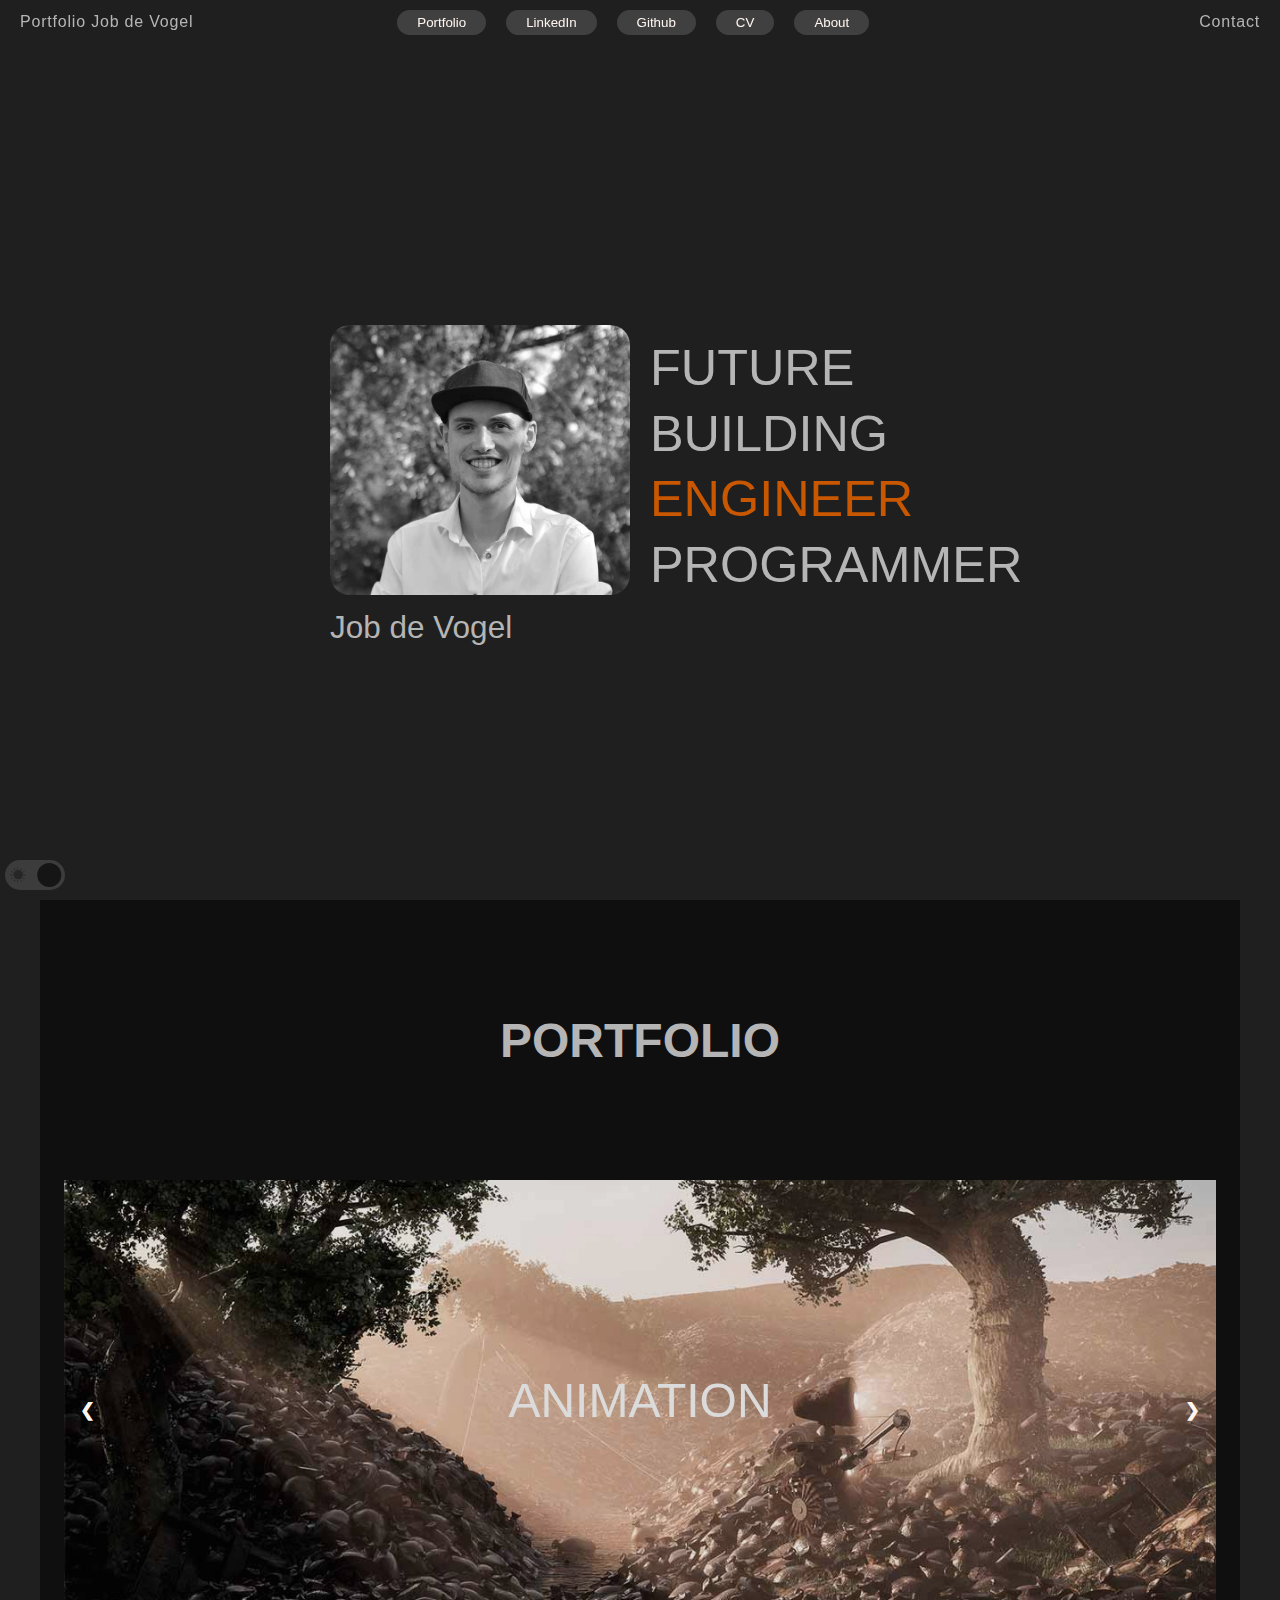
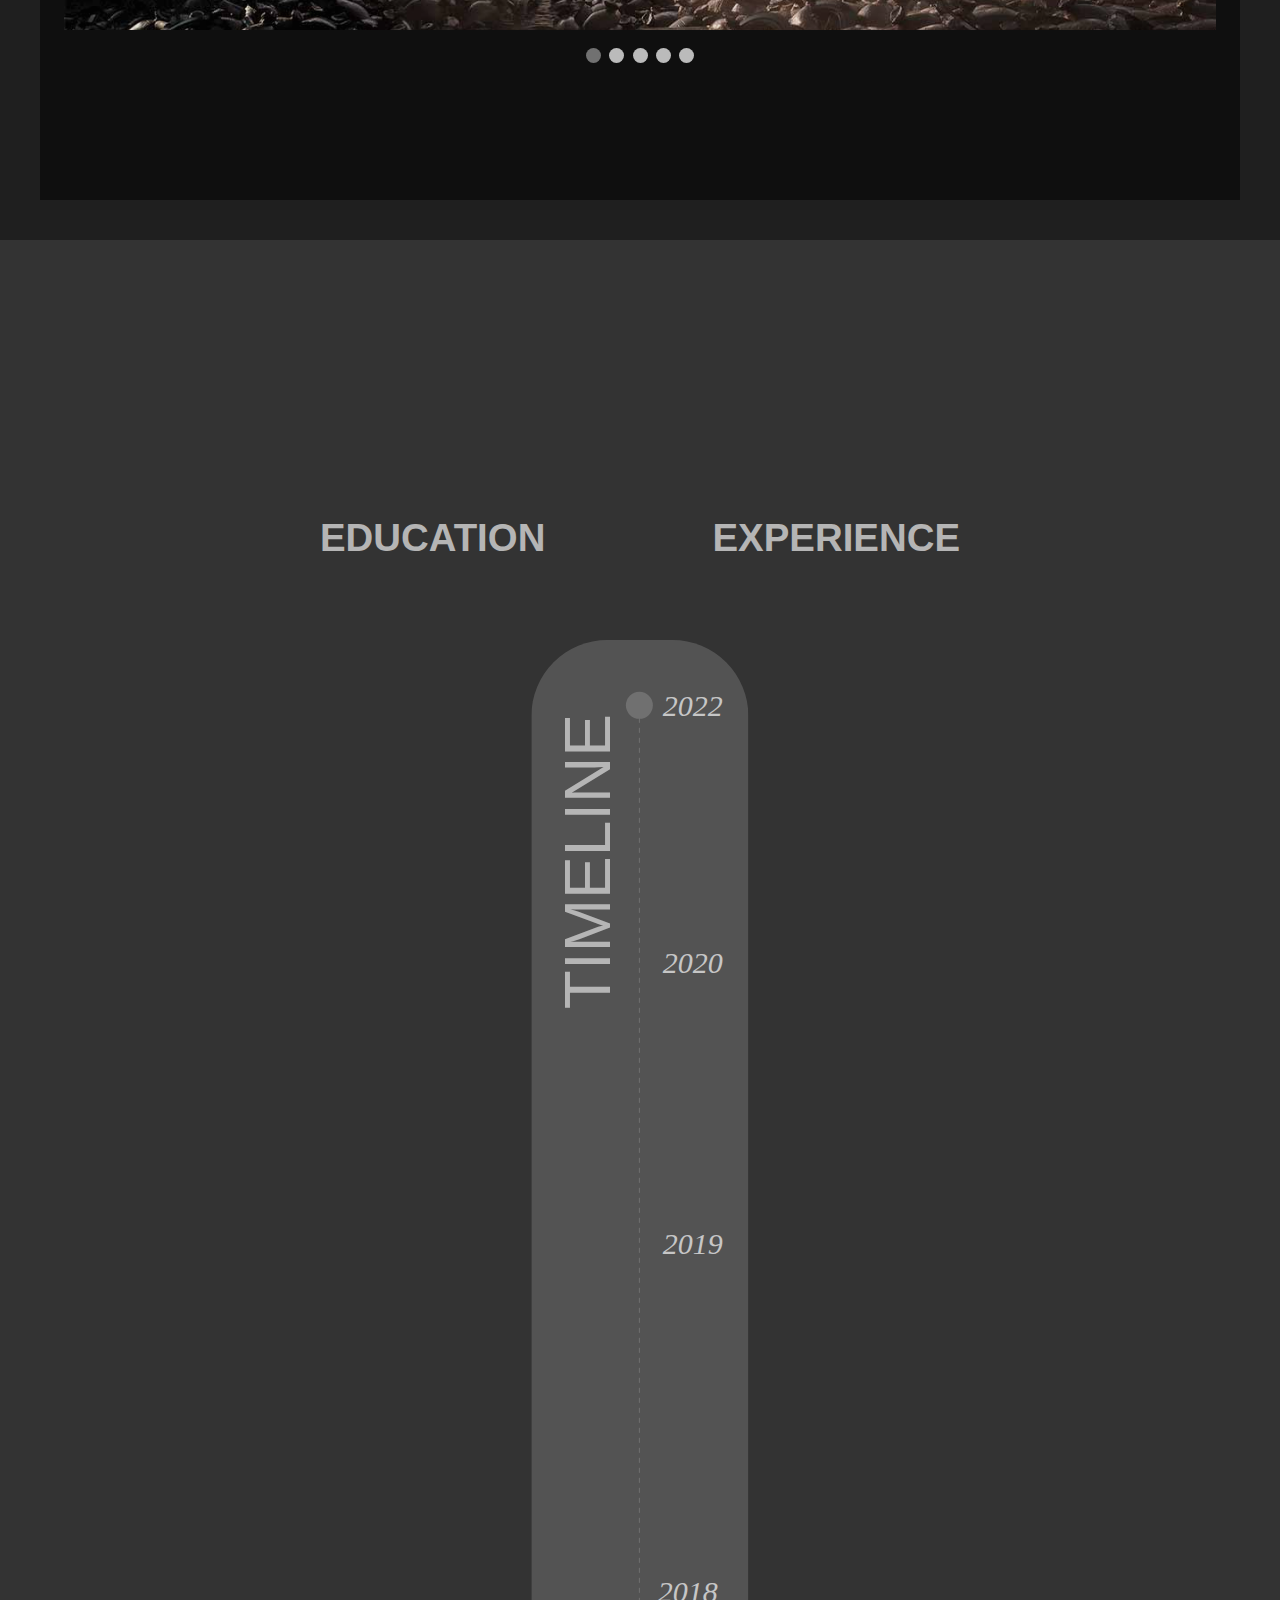
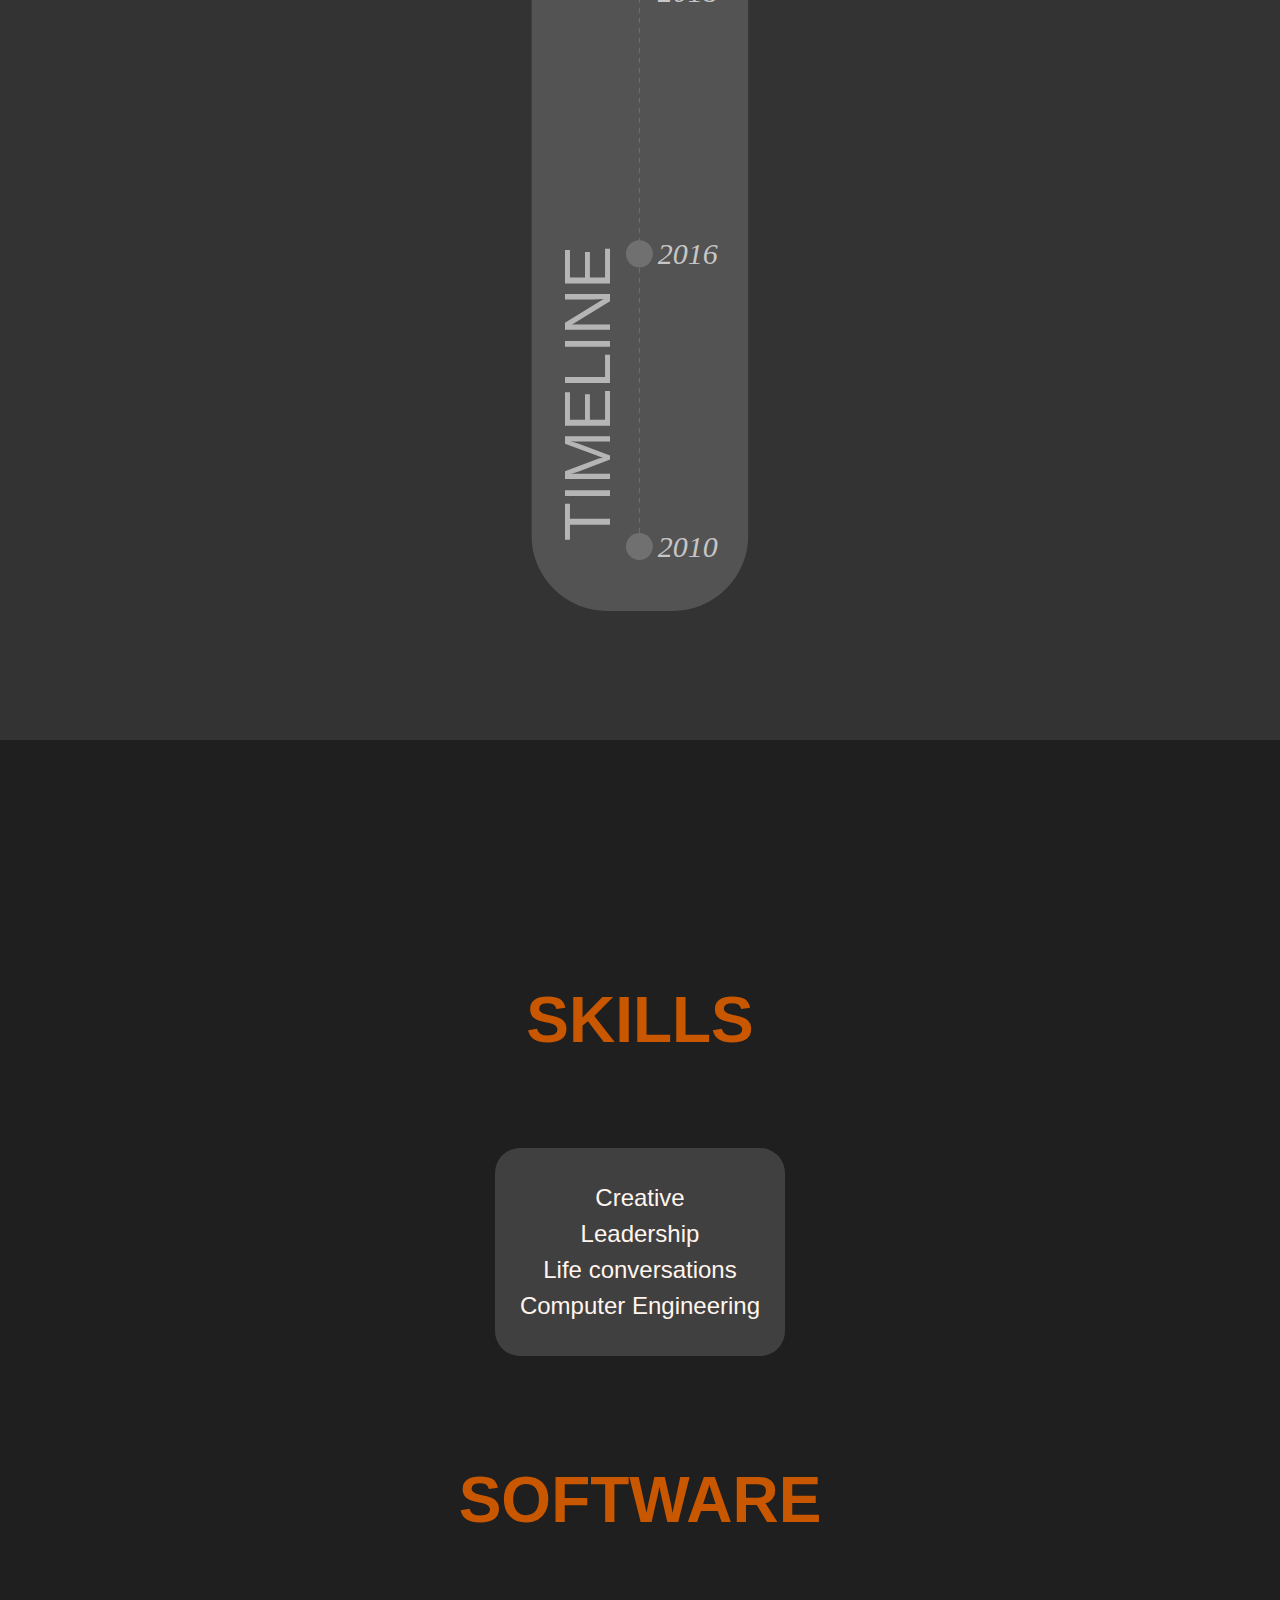
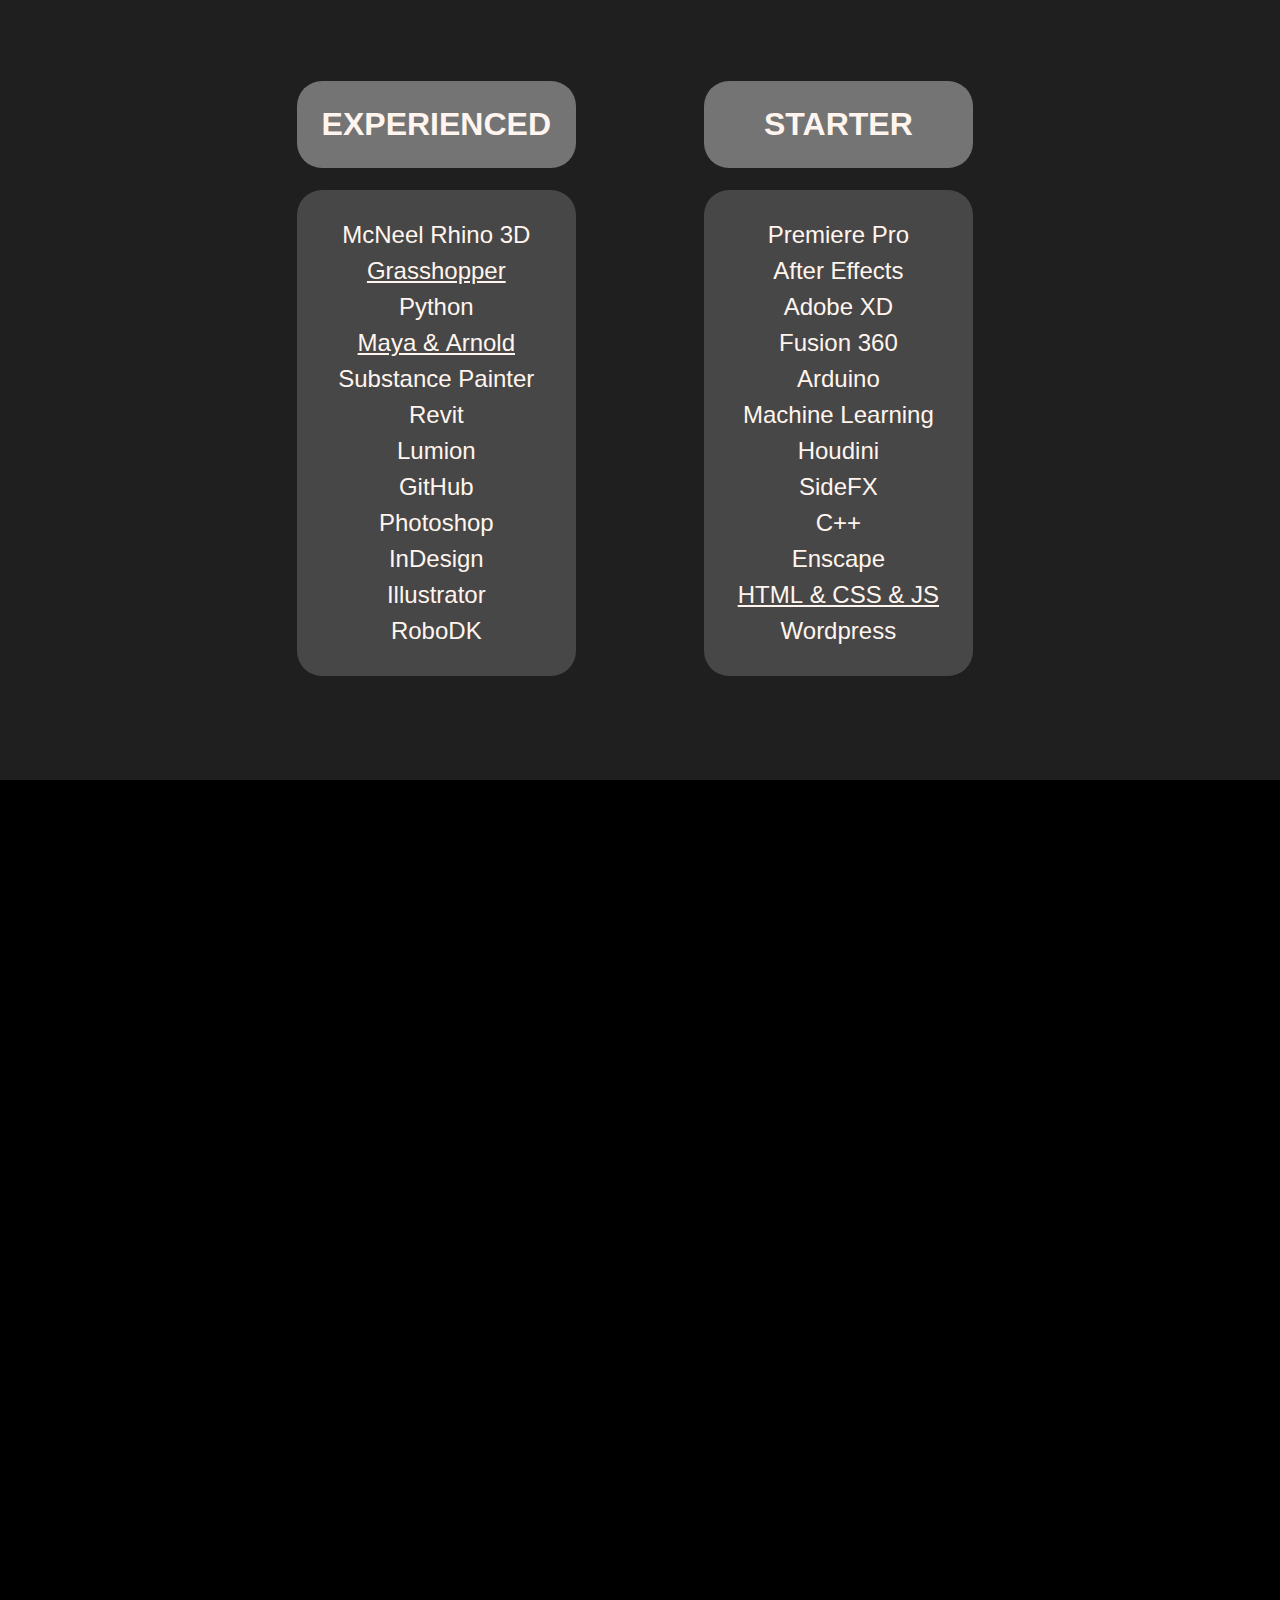
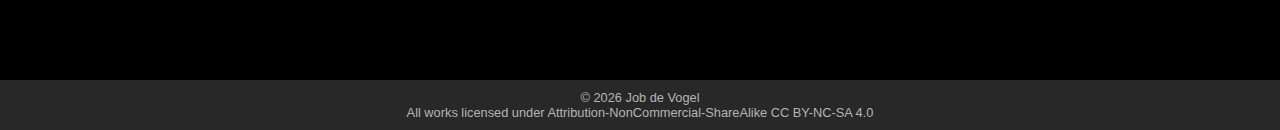
<file: index.html>
<!DOCTYPE html>
<html>
<head>
    <meta charset='utf-8'>
    <meta name="description" content="Portfolio Building Technology by Job de Vogel. Future building engineer and programmer. Master student Building Technology at TU Delft University of Technology.">
    <meta name="keywords" content="Building Technology, Architecture, TU Delft, Job de Vogel, Programming, Animation">
    <meta name="author" content="Job de Vogel">
    <meta http-equiv="Cache-control" content="public">
    <title>Portfolio Job de Vogel</title>
    <link rel="stylesheet" href="./styles_main_website/styles.css">
    <link rel="stylesheet" href="./styles_main_website/styles_about.css">
    <link rel="stylesheet" href="./styles_main_website/styles_animation.css">
    <link rel="stylesheet" href="./styles_main_website/styles_computational.css">
    <link rel="stylesheet" href="./styles_main_website/styles_programming.css">
    <link rel="stylesheet" href="./styles_main_website/styles_archictecture.css">
    <link rel="stylesheet" href="./styles_main_website/styles_contact.css">
</head>
<body>
    <!--Overall container-->
    <div class="container">
        <div class="intersection"></div>
                   
        <!--TOP NAVIGATION BAR-->
        <div id = 'nb' class="navbar-top">
            <div id = 'nc' class="nav-container">
                <div class="left-side">
                    <div class="nav-link-wrapper">
                        <a href="index.html">Portfolio Job de Vogel</a>
                    </div>
                </div>

                <div class="center-side">
                    <div class="nav-link-wrapper">
                        <button class="button" onclick="window.location.href='animation.html';">
                            Portfolio
                        </button>
                    </div>

                    <div class="nav-link-wrapper">
                        <button class="button" onclick="window.open('https://nl.linkedin.com/in/job-de-vogel-1b99a616b/en', '_blank', rel='noopener noreferrer')">
                            LinkedIn
                        </button>
                    </div>

                    <div class="nav-link-wrapper">
                        <button class="button" onclick=" window.open('https://github.com/JobdeVogel', '_blank', rel='noopener noreferrer')">
                            Github
                        </button>
                        
                    </div>

                    <div class="nav-link-wrapper">
                        <button class="button" onclick=" window.open('data/pdf/2021_21_04 Curriculum Vitae.pdf', '_blank', rel='noopener noreferrer')">
                            CV
                        </button>
                    </div>

                    <div class="nav-link-wrapper" id="about-button">
                        <button class="button" onclick="window.location.href='about.html';">
                            About
                        </button>
                    </div>
                </div>

                <div class="right-side">
                    <div class="nav-link-wrapper" onclick="window.location.href='about.html';" id="contact-button">
                        <a>Contact</a>
                    </div>
                </div>
            </div>
        </div>

        <!-- LIGHT MODE SWITCH -->
        <div class="switch" onclick="lightMode()">
            <svg xmlns="http://www.w3.org/2000/svg" width="60" height="30" viewBox="0 0 60 30">
                <rect id="Rectangle_35" data-name="Rectangle 35" width="30" height="60" rx="15" transform="translate(0 30) rotate(-90)" fill="gray"/>
                <ellipse id="Ellipse_4" data-name="Ellipse 4" cx="4.626" cy="4.702" rx="4.626" ry="4.702" transform="translate(8.494 19.353) rotate(-90)" fill="#383838"/>
                <ellipse id="Ellipse_5" data-name="Ellipse 5" cx="6.219" cy="6.219" rx="6.219" ry="6.219" transform="translate(41.232 9.701) rotate(-8)" fill="#383838"/>
                <ellipse id="Ellipse_6" data-name="Ellipse 6" cx="6.219" cy="6.219" rx="6.219" ry="6.219" transform="translate(45.952 9.526) rotate(-8)" fill="gray"/>
                <rect id="Rectangle_36" data-name="Rectangle 36" width="0.758" height="2.427" rx="0.379" transform="translate(13.076 22.542) rotate(-180)" fill="#383838"/>
                <rect id="Rectangle_43" data-name="Rectangle 43" width="0.679" height="2.426" rx="0.34" transform="translate(19.716 18.517) rotate(120)" fill="#383838"/>
                <rect id="Rectangle_47" data-name="Rectangle 47" width="0.679" height="2.426" rx="0.34" transform="translate(16.938 21.407) rotate(150)" fill="#383838"/>
                <rect id="Rectangle_39" data-name="Rectangle 39" width="0.758" height="2.427" rx="0.379" transform="translate(20.592 14.621) rotate(90)" fill="#383838"/>
                <rect id="Rectangle_41" data-name="Rectangle 41" width="0.679" height="2.426" rx="0.34" transform="translate(16.35 8.29) rotate(30)" fill="#383838"/>
                <rect id="Rectangle_45" data-name="Rectangle 45" width="0.679" height="2.426" rx="0.34" transform="translate(19.376 10.931) rotate(60)" fill="#383838"/>
                <rect id="Rectangle_37" data-name="Rectangle 37" width="0.758" height="2.427" rx="0.379" transform="translate(13.076 9.885) rotate(-180)" fill="#383838"/>
                <rect id="Rectangle_42" data-name="Rectangle 42" width="0.679" height="2.426" rx="0.34" transform="translate(8.312 12.144) rotate(120)" fill="#383838"/>
                <rect id="Rectangle_46" data-name="Rectangle 46" width="0.679" height="2.426" rx="0.34" transform="translate(10.531 10.39) rotate(150)" fill="#383838"/>
                <rect id="Rectangle_38" data-name="Rectangle 38" width="0.758" height="2.427" rx="0.379" transform="translate(7.432 14.621) rotate(90)" fill="#383838"/>
                <rect id="Rectangle_40" data-name="Rectangle 40" width="0.679" height="2.426" rx="0.34" transform="translate(9.943 19.307) rotate(30)" fill="#383838"/>
                <rect id="Rectangle_44" data-name="Rectangle 44" width="0.679" height="2.426" rx="0.34" transform="translate(7.972 17.304) rotate(60)" fill="#383838"/>
            </svg>
            <div class="switch-button"></div>
        </div>

        <!--- MAIN -->
        <div class="main">
            <div class="main-container">
                <div class="image-container" id="image-button">
                    <div class="main-colored" onclick="window.location.href='about.html';" style="background-image:url(data/images/personal_image_web.jpg)"></div>      
                    <div class="main-name">Job de Vogel</div>
                </div>
                
                <div class="title-container">
                    <div class="main-title">future<br>building <div class=colored>engineer</div>programmer</div>
                </div>
            </div>
        </div>

        <!--PORTFOLIO-->
        <div class="portfolio">
            <div class="portfolio-title">portfolio</div>

            <!-- Slideshow container -->
            <div class="slideshow-container">

                <!-- Full-width images with number and caption text -->
                <div class="mySlides fade">
                    <a href='animation.html'> 
                        <img id="anim-button" src="data/images/b3d_web.jpg" style="width:100%" loading='lazy'>
                    </a>
                    <div class="text">Animation</div>
                </div>
                
                <div class="mySlides fade">
                    <a href='computational.html'>
                        <img id="comp-button" src="data/images/sphere_rendered_web.jpg" style="width:100%; filter: brightness(80%);" loading='lazy'>
                    </a>
                    <div class="text">Computational Design</div>
                </div>
            
                <div class="mySlides fade">
                    <a href='programming.html'>
                        <img id="prog-button" src="data/images/programming_web.jpg" style="width:100%" loading='lazy'>
                    </a>
                    <div class="text">Programming</div>
                </div>

                <div class="mySlides fade">
                    <a href='architecture.html'>
                        <img id="arch-button" src="data/images/on6_1_web.jpg" style="width:100%" loading='lazy'>
                    </a>
                    <div class="text" style="color:black">Architecture</div>
                </div>

                <div class="mySlides fade">
                    <a href='buildingtechnology.html'>
                        <img id="bt-button" src="data/images/sun_shading_wide_web.jpg" style="width:100%" loading='lazy'>
                    </a>
                    <div class="text" style="color:black">Building Technology</div>
                </div>

                <div class="mySlides fade">
                    <a href="data/literature/literature.pdf">
                        <img src="data/images/soundwall_web.jpg" style="width:100%" loading='lazy'>
                    </a>
                    <div class="text">Literature</div>
                </div>
            
                <!-- Next and previous buttons -->
                <a class="prev" onclick="plusSlides(-1)">&#10094;</a>
                <a class="next" onclick="plusSlides(1)">&#10095;</a>
            </div>
            <br>
            
            <!-- The dots/circles -->
            <div style="text-align:center">
                <span class="dot" onclick="currentSlide(1)"></span>
                <span class="dot" onclick="currentSlide(2)"></span>
                <span class="dot" onclick="currentSlide(3)"></span>
                <span class="dot" onclick="currentSlide(4)"></span>
                <span class="dot" onclick="currentSlide(5)"></span>
            </div>

        </div>

        <!-- TIMELINE -->
        <div class="timeline">
            <!-- Change length of timeline in the future HERE, from top to bottom -->
            <svg class="timeline-img" id="xax" xmlns="http://www.w3.org/2000/svg" width="217.25" height="1571" viewBox="0 0 217.25 1571">
                <rect id="Rectangle_17" data-name="Rectangle 17" width="217" height="1571" rx="76" fill="#fff" opacity="0.16"/>
                <text id="_2020" data-name="2020" transform="translate(131.25 303.835)" fill="#c6c6c6" font-size="30" font-family="Roboto-LightItalic, Roboto" font-weight="300" font-style="italic"><tspan x="0" y="29">2020</tspan></text>
                <text id="_2022" data-name="2022" transform="translate(131.25 46.835)" fill="#c6c6c6" font-size="30" font-family="Roboto-LightItalic, Roboto" font-weight="300" font-style="italic"><tspan x="0" y="29">2022</tspan></text>
                <text id="_2019" data-name="2019" transform="translate(131.25 584.835)" fill="#c6c6c6" font-size="30" font-family="Roboto-LightItalic, Roboto" font-weight="300" font-style="italic"><tspan x="0" y="29">2019</tspan></text>
                <text id="_2018" data-name="2018" transform="translate(126.25 932.835)" fill="#c6c6c6" font-size="30" font-family="Roboto-LightItalic, Roboto" font-weight="300" font-style="italic"><tspan x="0" y="29">2018</tspan></text>
                <text id="_2016" data-name="2016" transform="translate(126.25 1195.335)" fill="#c6c6c6" font-size="30" font-family="Roboto-LightItalic, Roboto" font-weight="300" font-style="italic"><tspan x="0" y="29">2016</tspan></text>
                <text id="_2010" data-name="2010" transform="translate(126.25 1488)" fill="#c6c6c6" font-size="30" font-family="Roboto-LightItalic, Roboto" font-weight="300" font-style="italic"><tspan x="0" y="29">2010</tspan></text>
                <line id="Line_2" data-name="Line 2" y2="1435" transform="translate(108 67.835)" fill="none" stroke="#707070" stroke-width="1" stroke-dasharray="5"/>
                <circle id="Ellipse_1" data-name="Ellipse 1" cx="13.5" cy="13.5" r="13.5" transform="translate(94.5 51.835)" fill="#707070"/>
                <circle id="Ellipse_2" data-name="Ellipse 2" cx="13.5" cy="13.5" r="13.5" transform="translate(94.5 1200.335)" fill="#707070"/>
                <circle id="Ellipse_3" data-name="Ellipse 3" cx="13.5" cy="13.5" r="13.5" transform="translate(94.5 1493)" fill="#707070"/>
            </svg>

            <div class="timeline-title-fixed">Timeline                
            </div>

            <div class="timeline-title-absolute">
                <div class="timeline-title-top">Timeline </div>
                <div class="int-box-top"></div>
                <div class="timeline-title-bottom">Timeline </div>
                <div class="int-box-bottom"></div>         
            </div>

            <div class="data-container">
                    <div class="education-title">
                        <h1>Education</h1>
                    </div>

                    <div class="experience-title">
                            <h1>Experience</h1>
                    </div>
                
                <div class="education-container">
                    <div class="education n1">
                        <h1>MSc. Building Technology</h1>
                        <h2>Delft University of Technology, Netherlands, Delft</h2>
                        <button onclick="window.location.href='https://www.tudelft.nl/en/education/programmes/masters/architecture-urbanism-and-building-sciences/msc-architecture-urbanism-and-building-sciences/master-tracks/building-technology';">Link</button>
                    </div>

                    <div class="education n2">
                        <h1>Spatial Computing (minor)</h1>
                        <h2>Delft University of Technology, Netherlands, Delft</h2>
                        <button onclick="window.location.href='https://www.tudelft.nl/bk/studeren/minoren-en-keuzevakken/spatial-computing-in-architectural-design';">Link</button>
                    </div>

                    <div class="education n3">
                        <h1>Archineering (minor)</h1>
                        <h2>Delft University of Technology, Netherlands, Delft</h2>
                        <button onclick="window.location.href='https://www.tudelft.nl/bk/studeren/minoren-en-keuzevakken/archineering';">Link</button>
                    </div>

                    <div class="education n4">
                        <h1>BSc. Architecture and the<br>Built Environment</h1>
                        <h2>Delft University of Technology, Netherlands, Delft</h2>
                        <button onclick="window.location.href='https://www.tudelft.nl/en/education/programmes/bachelors/bk/bachelor-of-architecture-urbanism-and-building-sciences';">Link </button>
                    </div>

                    <div class="education n5">
                        <h1>Atheneum Nature & Technology</h1>
                        <h2>Melanchthon Bergschenhoek</h2>
                        <button onclick="window.location.href='https://www.melanchthon.nl/bergschenhoek/';">Link</button>
                    </div>
                </div>

                <div class="experience-container">
                    <div class="experience-container">
                        <div class="experience n1">
                            <h1>Teaching Assistant Design Informatics</h1>
                            <h2>Delft University of Technology, Netherlands, Delft</h2>
                            <button onclick="window.location.href='https://www.tudelft.nl/en/architecture-and-the-built-environment/about-the-faculty/departments/architectural-engineering-and-technology/organisation/chairs/design-informatics/';">Link </button>
                        </div>

                        <div class="experience n2">
                            <h1>Computer Helpdesk Employee @Hok ICT support</h1>
                            <h2>Delft University of Technology, Netherlands, Delft</h2>
                            <button onclick="window.location.href='https://adhok.bk.tudelft.nl/';">Link </button>
                        </div>

                        <div class="experience n3">
                            <h1>SHS Delft</h1>
                            <h2>Stichting Herontwikkeling tot Studentenhuisvesting<br><br>Fulltime Chairman<br>Fulltime Secretary</h2>
                            <button onclick="window.location.href='http://shsdelft.nl/';">Link </button>
                        </div>
                    </div>
                </div>
            </div>
        </div>

        <!-- SKILLS -->
        <div class="skills">               
            <div class="top-container">
                <h1 class = "software-title title">Software</h1>
                <h1 class = "skills-title title">Skills</h1>
                
                <div id='questions_test'>
                    <p>Creative</p>
                    <p>Leadership</p>
                    <p>Life conversations</p>
                    <p>Computer&nbspEngineering</p>
                </div>
            </div>

            <div class="bottom-container">
                <div class="left-container">                       
                    <div class="experienced-questions">
                        <div class="experienced-container">
                            <h1>Experienced</h1>

                            <div id="questions-experienced" class=categories>
                                <p>McNeel&nbspRhino&nbsp3D</p>
                                <p style="text-decoration: underline">Grasshopper</p>
                                <p>Python</p>
                                <p style="text-decoration: underline">Maya&nbsp&&nbspArnold</p>
                                <p>Substance&nbspPainter</p>
                                <p>Revit</p>
                                <p>Lumion</p>
                                <p>GitHub</p>
                                <p>Photoshop</p>
                                <p>InDesign</p>
                                <p>Illustrator</p>
                                <p>RoboDK</p>
                            </div>
                            
                            <div id="answers-starter" class=info-categories>
                                <div class=invisible>
                                    <h1>Premiere Pro</h1>
                                    <p>Able to:</p>
                                    <ul>
                                        <li>Edit a basic video;</li>
                                        <li>Cutting, adding music;</li>
                                        <li>Basic transitions and effects.</li>
                                    </ul>
                                    <p><strong>Time spent: </strong>> 25 hours</p>
                                </div>

                                <div class=invisible>
                                    <h1>After Effects</h1>
                                    <p>Able to:</p>
                                    <ul>
                                        <li>Add basic effects to Premiere Pro videos;</li>
                                        <li>Follow videos online to create a certain effect.</li>
                                    </ul>
                                    <p><strong>Time spent: </strong>> 15 hours</p>
                                </div>

                                <div class=invisible>
                                    <h1>Adobe XD</h1>
                                    <p>Able to:</p>
                                    <ul>
                                        <li>Design a website or app using Adobe XD;</li>
                                        <li>Explain when to use Adobe XD within the design process.</li>
                                    </ul>
                                    <p><strong>Time spent: </strong>> 5 hours</p>
                                </div>

                                <div class=invisible>
                                    <h1>Fusion 360</h1>
                                    <p>Able to:</p>
                                    <ul>
                                        <li>Understand the advantages of using Fusion 360;</li>
                                        <li>Creating basic 2D construction drawings;</li>
                                        <li>Generate basic 3D volumes.</li>
                                    </ul>
                                    <p><strong>Time spent: </strong>~10 hours</p>
                                </div>

                                <div class=invisible>
                                    <h1>Arduino</h1>
                                    <ul>
                                        <li>Read and write basic Arduino code;</li>
                                        <li>Control Arduino hardware through Python;</li>
                                        <li>Control Arduino hardware through Grasshopper;</li>
                                        <li>Build basic Arduino circuits: potentiometers, buttons, lights, LCD screens etc.;</li>
                                    </ul>
                                    <p><strong>Time spent: </strong>> 20 hours</p>
                                </div>

                                <div class=invisible>
                                    <h1>Machine Learning</h1>
                                    <p>Able to:</p>
                                    <ul>
                                        <li>Implement supervised and unsupervised algorithms like Linear Regression, K-means, SVM and Random Forest;</li>
                                        <li>Have a discussion about the implementation of the different subfields of Machine Learning within the built environment;</li>
                                        <li>Understand basic Linear Algebra used for Machine Learning.</li>
                                    </ul>
                                    <p><strong>Time spent: </strong>~80 hours</p>
                                </div>

                                <div class=invisible>
                                    <h1>Houdini</h1>
                                    <p>Able to:</p>
                                    <ul>
                                        <li>Explain the advantages of using Houdini as parametric design tool;</li>
                                        <li>Implement a basic semi-dynamic algorithm using visual scripting;</li>
                                        <li>Use external CSV data to be used in an adaptive design.</li>
                                    </ul>
                                    <i>Since it has been a while since I used this software, I can not guarantee I immediately have the skills mentioned above.</i>
                                    <p><strong>Time spent: </strong>>150 hours</p>
                                </div>

                                <div class=invisible>
                                    <h1>SideFX</h1>
                                    <p>Able to:</p>
                                    <ul>
                                        <li>Read and understand the SideFX programming language;</li>
                                        <li>Write very basic scripts.</li>
                                    </ul>
                                    <i>Since it has been a while since I used this software, I can not guarantee I immediately have the skills mentioned above.</i>
                                    <p><strong>Time spent: </strong>~20 hours</p>
                                </div>

                                <div class=invisible>
                                    <h1>C++</h1>
                                    <p>Able to:</p>
                                    <ul>
                                        <li>Roughly understand the C++ programming language;</li>
                                        <li>Discuss the advantages of C++ over Python in the built environment.</li>
                                    </ul>
                                    <i>Since it has been a while since I used this software, I can not guarantee I immediately have the skills mentioned above.</i>
                                    <p><strong>Time spent: </strong>~80 hours</p>
                                </div>

                                <div class=invisible>
                                    <h1>Enscape</h1>
                                    <ul>
                                        <li>Use Enscape for my design process;</li>
                                        <li>Explain the advanteges of using Enscape over other rendering software;</li>
                                        <li>Figure out how to use Enscape for a 3D render or VR scene.</li>
                                    </ul>
                                    <p><strong>Time spent: </strong>~ 3 hours</p>
                                </div>

                                <div class=invisible>
                                    <h1>HTML & CSS & JavaScript</h1>
                                    <p>Able to:</p>
                                    <ul>
                                        <li>Build and publish a website;</li>
                                        <li>Create animations using JavaScript;</li>
                                        <li>Properly organize the code behind a website;</li>
                                    </ul>
                                    <p><strong>Time spent: </strong>>100 hours</p>
                                </div>

                                <div class=invisible>
                                    <h1>Wordpress</h1>
                                    <ul>
                                        <li>Manage Wordpress websites of different organizations;</li>
                                        <li>Rebuild a website in Wordpress;</li>
                                        <li>Implement HTML script within Wordpress.</li>
                                    </ul>
                                    <p><strong>Time spent: </strong>>100 hours</p>
                                </div>
                            </div>
                        </div>
                    </div>
                </div>
                
                <div class="right-container">
                    <div class="starter-questions">
                        <div class="starter-container">
                            <h1>Starter</h1>

                            <div id="questions-starter" class=categories>
                                <p>Premiere&nbspPro</p>
                                <p>After&nbspEffects</p>
                                <p>Adobe&nbspXD</p>
                                <p>Fusion&nbsp360</p>
                                <p>Arduino</p>
                                <p>Machine&nbspLearning</p>
                                <p>Houdini</p>
                                <p>SideFX</p>
                                <p>C++</p>
                                <p>Enscape</p>
                                <p style="text-decoration: underline">HTML&nbsp&&nbspCSS & JS</p>
                                <p>Wordpress</p>
                            </div>

                            <div id="answers-experienced" class=info-categories>
                                <div class=invisible>
                                    <h1>McNeel Rhino</h1>
                                    <p>Able to:</p>
                                    <ul>
                                        <li>Teach Rhino to Bachelor students;</li>
                                        <li>Use Rhino as my main digitial design tool;</li>
                                        <li>Develop 2D and 3D (construction) drawings for diffent types of projects;</li>
                                        <li>Use Rhino in combination with Lumion and Enscape;</li>
                                    </ul>
                                    <p><strong>Time spent: </strong>>800 hours (in combination with Grasshopper)</p>                                
                                </div>

                                <div class=invisible>
                                    <h1>Grasshopper</h1>
                                    <p>Able to:</p>
                                    <ul>
                                        <li>Teach Grasshopper to Bachelor students;</li>
                                        <li>Develop Grasshopper study material for TU Delft students (see link, developed by me in 2020-2021);</li>
                                        <li>Use most functions in Grasshopper;</li>
                                        <li>Build complex visual scripts;</li>
                                        <li>Combine visual scripting with Python programming;</li>
                                        <li>Help other people on the Grasshopper McNeel forum.</li>
                                    </ul>

                                    <p><strong>Time spent: </strong>>800 hours</p>
                                    <button class=button onclick=" window.open('http://wiki.bk.tudelft.nl/toi-pedia/Grasshopper', '_blank', rel='noopener noreferrer')">Link</button>
                                </div>

                                <div class=invisible>
                                    <h1>Python</h1>
                                    <p>Able to:</p>
                                    <ul>
                                        <li>Implement dynamic programming algorithms using memoization;</li>
                                        <li>Understand and use basic Object Oriented Programming;</li>
                                        <li>Use Numpy;</li>
                                        <li>Build an app for Android in Python;</li>
                                        <li>Control Arduino using Python;</li>
                                        <li>Structure a script according to PEP8 rules;</li>
                                        <li>Copy, reference and paste code of other people;</li>
                                        <li>Have a conversation about (dis)advantages of Python.</li>
                                    </ul>
                                    
                                    <p><strong>Time spent: </strong>>400 hours</p>
                                </div>

                                <div class=invisible>
                                    <h1>Maya & Arnold</h1>
                                    <p>Able to:</p>
                                    <ul>
                                        <li>Develop a highly realistic stationary scene;</li>
                                        <li>Work with large amounts of polygons using instancing;</li>
                                        <li>Develop a 3D realistic animation;</li>
                                        <li>Model objects in Maya;</li>
                                        <li>UV map textures on an object in Maya;</li>
                                        <li>Optimize Arnold settings for speed;</li>
                                        <li>Make use of the TU Delft renderfarm.</li>
                                    </ul>
                                    
                                    <p><strong>Time spent: </strong>>300 hours</p>
                                    <button class=button onclick=" window.open('http://toi.bk.tudelft.nl/?p=ar0771', '_blank', rel='noopener noreferrer')">Link</button>
                                </div>

                                <div class=invisible>
                                    <h1>Substance Painter</h1>
                                    <p>Able to:</p>
                                    <ul>
                                        <li>Create my own materials in Substance;</li>
                                        <li>Render an object with materials in Substance;</li>
                                        <li>Integrate UV maps from Maya into Substance;</li>
                                    </ul>
                                    
                                    <p><strong>Time spent: </strong>~10 hours</p>
                                </div>

                                <div class=invisible>
                                    <h1>Revit</h1>
                                    <p>Able to:</p>
                                    <ul>
                                        <li>Give a practical lecture about the use of Revit to Bachelor students.</li>
                                        <li>Develop a standard building in Revit;</li>
                                        <li>Create my own family objects in Revit;</li>
                                        <li>Render projects using the cloud service;</li>
                                        <li>Draw technically correct details.</li>
                                    </ul>
                                    <i>Since it has been a while since I used this software, I can not guarantee I immediately have the skills mentioned above.</i>
                                    <p><strong>Time spent: </strong>>100 hours</p>
                                </div>

                                <div class=invisible>
                                    <h1>Lumion</h1>
                                    <p>Able to:</p>
                                    <ul>
                                        <li>Render a photorealistic scene;</li>
                                        <li>Use live-sync between Revit/Rhino and Lumion;</li>
                                        <li>Create a stylistic image of a building.</li>
                                    </ul>
                                    <p><strong>Time spent: </strong>~15 hours</p>
                                </div>

                                <div class=invisible>
                                    <h1>GitHub</h1>
                                    <p>Able to:</p>
                                    <ul>
                                        <li>Use github in my daily programming work;</li>
                                        <li>Commit, push, pull using the Windows command prompt or VS Code;</li>
                                        <li>Manage repositories and brnaches on my own Github account.</li>
                                    </ul>
                                    <p><strong>Time spent: </strong>unknown</p>
                                </div>

                                <div class=invisible>
                                    <h1>Photoshop</h1>
                                    <p>Able to:</p>
                                    <ul>
                                        <li>Finetune a render from other software;</li>
                                        <li>Tweak images, add filters;</li>
                                        <li>Erase parts of an image without making it visible;</li>
                                        <li>Integrate Photoshop in my daily design workflow;</li>
                                    </ul>
                                    <p><strong>Time spent: </strong>~150 hours</p>
                                </div>

                                <div class=invisible>
                                    <h1>Indesign</h1>
                                    <p>Able to:</p>
                                    <ul>
                                        <li>Use InDesign to make a final document;</li>
                                        <li>Create my own preset styles;</li>
                                        <li>Use InDesign with embedded Illustrator and Photoshop files.</li>
                                    </ul>
                                    <p><strong>Time spent: </strong>~75 hours</p>
                                </div>
                                
                                <div class=invisible>
                                    <h1>Illustrator</h1>
                                    <p>Able to:</p>
                                    <ul>
                                        <li>Make basic vector drawings;</li>
                                        <li>Transform an external image to a vector drawing;</li>
                                        <li>Edit Rhino drawings in Illustrator in the final drawing stage.</li>
                                    </ul>
                                    <p><strong>Time spent: </strong>>25 hours</p>
                                </div>

                                <div class=invisible>
                                    <h1>RoboDK</h1>
                                    <p>Able to:</p>
                                    <ul>
                                        <li>Control a Robot from Grasshopper;</li>
                                        <li>Control a Robot from RoboDK;</li>
                                        <li>Build a robot program;</li>
                                        <li>Create a robot collision map;</li>
                                        <li>Use the Python API.</li>
                                    </ul>
                                    <p><strong>Time spent: </strong>~80 hours</p>
                                </div>
                            </div>
                        </div>
                    </div>
                </div>
            </div>
        </div>
        
        <!-- WORLD -->
        <div class="world">
            <div class="sketchfab-embed-wrapper"> 
                <iframe title="earth_core" frameborder="0" allowfullscreen mozallowfullscreen="true" webkitallowfullscreen="true"; fullscreen="true"; xr-spatial-tracking" xr-spatial-tracking execution-while-out-of-viewport execution-while-not-rendered web-share 
                src="https://sketchfab.com/models/673ff04e51074a0981a9286827c9c02d/embed?autostart=0&camera=0" loading="lazy">
                </iframe> 
            </div>
        </div>

        <!--Bottom navigation bar-->
        <footer>
            &copy; <script>document.write(new Date().getFullYear())</script> Job de Vogel<br>
            All works licensed under Attribution-NonCommercial-ShareAlike CC BY-NC-SA 4.0
        </footer>
    </div>
</body>
<script src="script.js" type="text/javascript"></script>
</html>
</file>
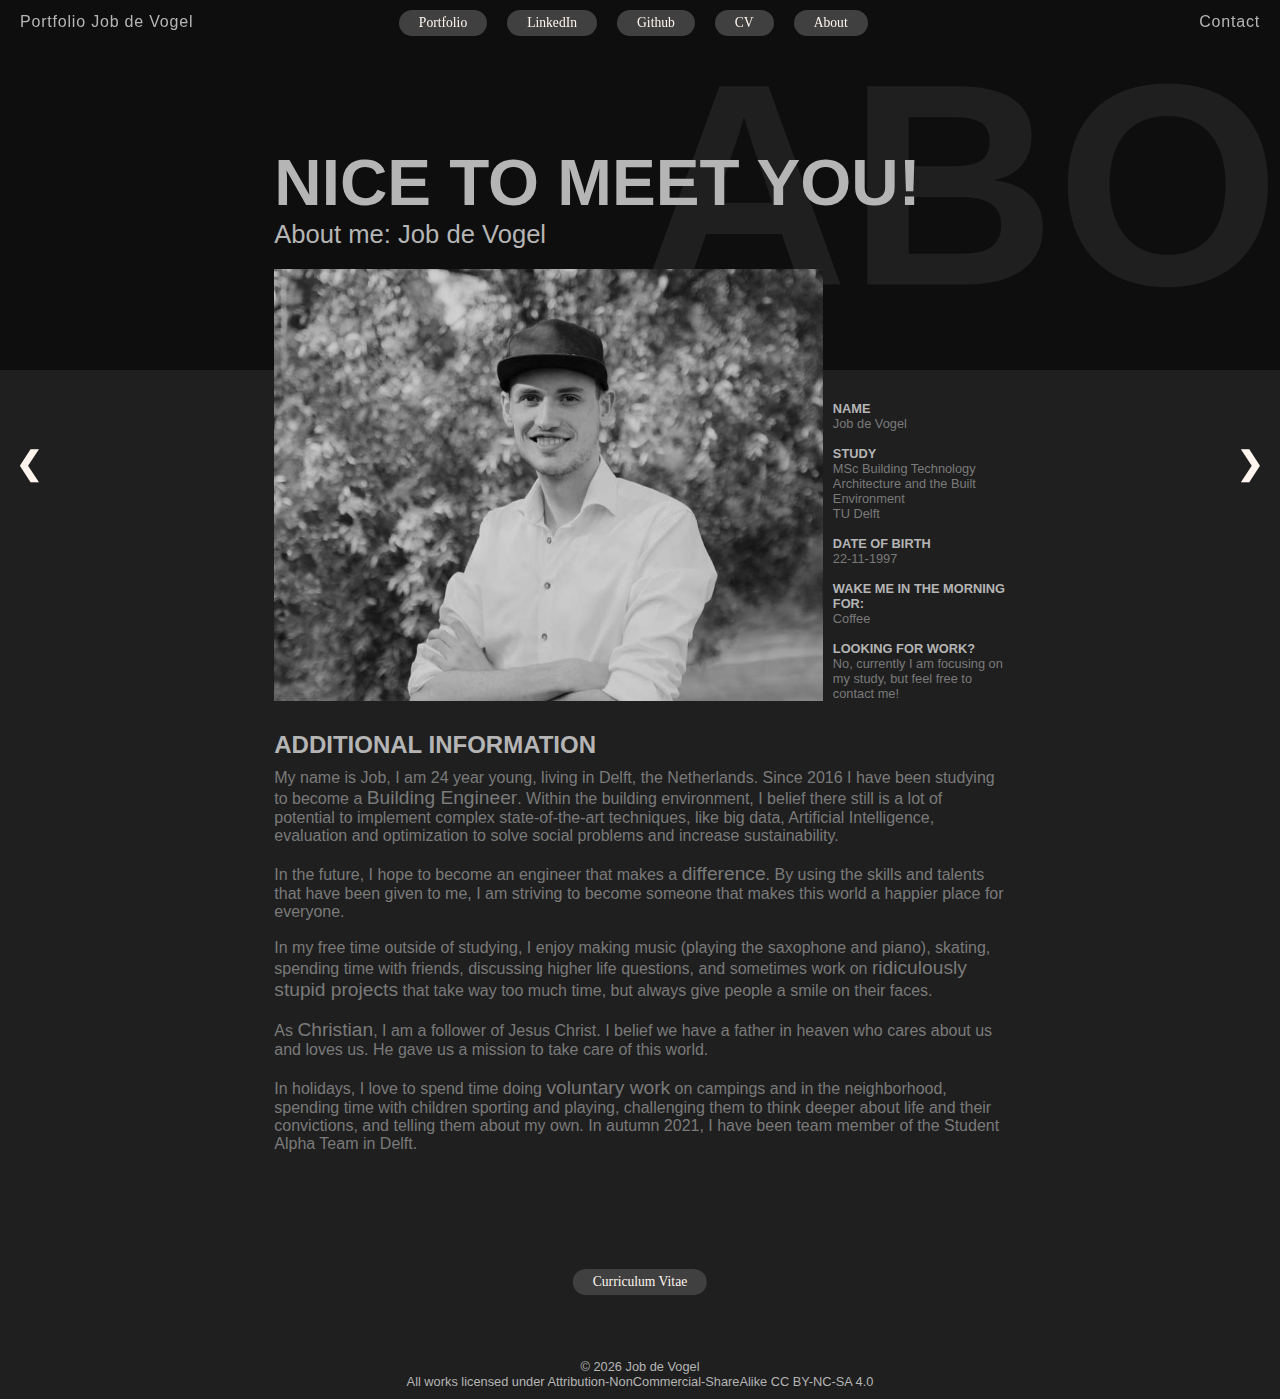
<file: about.html>
<!DOCTYPE html>
<html>
<head>
    <meta charset='utf-8'>
    <meta name="description" content="Portfolio Building Technology by Job de Vogel. Future building engineer and programmer. Master studet Building Technology at TU Delft University of Technology.">
    <meta name="keywords" content="Building Technology, Architecture, TU Delft, Job de Vogel, Programming, Animation">
    <meta name="author" content="Job de Vogel">
    <meta http-equiv="Cache-control" content="public">
    <title>Portfolio Job de Vogel</title>
    <link href="https://fonts.googleapis.com/css2?family=Roboto:wght@100;300;500;700;900&display=swap" rel="stylesheet; preload" as="style">
    <link rel="stylesheet" href="styles/main.css">
</head>
<body>  
    <div id="container">
        <div id="page-buttons">
            <div id="prevPage" onclick="window.location.href='buildingtechnology.html';">&#10094;</div>
            <div id="nextPage" onclick="window.location.href='contact.html';">&#10095;</div>
        </div>

        <div id = 'nb' class="navbar-top">
            <div id = 'nc' class="nav-container">
                <div class="left-side">
                    <div class="nav-link-wrapper">
                        <a href="index.html">Portfolio Job de Vogel</a>
                    </div>
                </div>

                <div class="center-side">
                    <div class="nav-link-wrapper">
                        <button class="button" onclick="window.location.href='animation.html';">
                            Portfolio
                        </button>
                    </div>
                    
                    <div class="nav-link-wrapper">
                        <button class="button" onclick=" window.open('https://nl.linkedin.com/in/job-de-vogel-1b99a616b/en', '_blank', rel='noopener noreferrer')">
                            LinkedIn
                        </button>
                    </div>

                    <div class="nav-link-wrapper">
                        <button class="button" onclick=" window.open('https://github.com/JobdeVogel', '_blank', rel='noopener noreferrer')">
                            Github
                        </button>
                        
                    </div>

                    <div class="nav-link-wrapper">
                        <button class="button" onclick=" window.open('data/pdf/2021_21_04 Curriculum Vitae.pdf', '_blank', rel='noopener noreferrer')">
                            CV
                        </button>
                    </div>

                    <div class="nav-link-wrapper" id="about-button">
                        <button class="button" onclick="window.location.href='about.html';">
                            About
                        </button>
                    </div>
                </div>

                <div class="right-side">
                    <div class="nav-link-wrapper" id="contact-button">
                        <a onclick="window.location.href='contact.html';">Contact</a>
                    </div>
                </div>
            </div>
        </div>

        <div id="header">
            <div id="pageTitleContainer">
                <p class="pageTitle" style="display: none;">About</p>
            </div>
        </div>
        <div id="contentContainer">
            <!------------------------------------------------------------------------------>
            <div id='About' class='page' style="display: none;">
                <div id="project-1" class="project">
                    <div class="projectContainer">
                        <div class="contentMiddle">
                            <div class="projectTitle">
                                <h1>Nice to meet you!</h1>
                                <h2>About me: Job de Vogel</h2>
                            </div>
                            <div class="topContent">
                                <img src="data/images/about_photo_web.jpg" alt="">
                                <div class="projectDescription">
                                    <div class="col1">
                                        <p class="descriptionTitle">Name</p>
                                        <p>Job de Vogel</p><br>
                                        <p class="descriptionTitle">Study</p>
                                        <ul>
                                            <li class="Author">MSc Building Technology</li>
                                            <li class="Author">Architecture and the Built Environment</li>
                                            <li class="Author">TU Delft</li>
                                    </ul><br>
                                    </div>

                                    <div class="col2">
                                        <p class="descriptionTitle">Date of birth</p>
                                        <p class="Year">22-11-1997</p><br>
                                        <p class="descriptionTitle">Wake me in the morning for:</p>
                                        <p class="ECT">Coffee</p><br>
                                        <p class="descriptionTitle" style="display: none;">Render hours</p>
                                        <p class="renderHours" style="display: none;">999<br></p>
                                        <p class="descriptionTitle">Looking for work?</p>
                                        <p class="software">No, currently I am focusing on my study, but feel free to contact me!</p>
                                    </div>  
                                </div>
                            </div>
                            <div class="bottomContent">
                                <p class="additionalTitle">Additional Information</p>
                                <details class="additionalInformation">
                                    <summary class="textAdditionalInformation">My name is Job, I am 24 year young, living in Delft, the Netherlands. Since 2016 I have been studying to become a <b style='font-size: 1.2em'>Building Engineer</b>. Within the building environment, I belief there still is a lot of potential to implement complex state-of-the-art techniques, like big data, Artificial Intelligence, evaluation and optimization to solve social problems and increase sustainability.<br><br>In the future, I hope to become an engineer that makes a <b style='font-size: 1.2em'>difference</b>. By using the skills and talents that have been given to me, I am striving to become someone that makes this world a happier place for everyone.<br><br>In my free time outside of studying, I enjoy making music (playing the saxophone and piano), skating, spending time with friends, discussing higher life questions, and sometimes work on <b style='font-size: 1.2em'>ridiculously stupid projects</b> that take way too much time, but always give people a smile on their faces.<br><br>
                                        As <b style='font-size: 1.2em'>Christian</b>, I am a follower of Jesus Christ. I belief we have a father in heaven who cares about us and loves us. He gave us a mission to take care of this world.<br><br>
                                        In holidays, I love to spend time doing <b style='font-size: 1.2em'>voluntary work</b> on campings and in the neighborhood, spending time with children sporting and playing, challenging them to think deeper about life and their convictions, and telling them about my own. In autumn 2021, I have been team member of the Student Alpha Team in Delft.</p></summary>
                                
                                </details>
                                <div class="moreInfoButton">
                                    <button onclick=" window.open('data/pdf/2021_21_04 Curriculum Vitae.pdf', '_blank', rel='noopener noreferrer')">Curriculum Vitae</button>
                                </div>
                            </div>
                            
                        </div>
                    </div>
                </div>
                <div id="project-2" class="project" style="display: none;">
                    <div class="projectContainer">
                        <div class="contentMiddle">
                            <div class="projectTitle">
                                <h1>Spatial Computing</h1>
                                <h2>Optimized building based on dynamic space agents</h2>
                            </div>
                            
                            <div class="topContent">
                                <div class="projectDescription">
                                    <div class="col1">
                                        <p class="descriptionTitle">Name</p>
                                        <p>Name project</p><br>
                                        <p class="descriptionTitle">Author</p>
                                        <ul>
                                            <li class="Author">Author1</li>
                                            <li class="Author">Author2</li>
                                            <li class="Author">Author3</li>
                                            <li class="Author">Author4</li>
                                        </ul><br>
                                    </div>

                                    <div class="col2">
                                        <p class="descriptionTitle">Year</p>
                                        <p class="Year">2099</p><br>
                                        <p class="descriptionTitle">Educational weight</p>
                                        <p class="ECT">10 ECT (280 hours)</p><br>
                                        <p class="descriptionTitle">Render hours</p>
                                        <p class="renderHours"3>999</p><br>
                                        <p class="descriptionTitle">Software</p>
                                        <p class="software">Software1, Software2,<br>Software3, Software4</p>
                                    </div>
                                </div>

                                <img src="data/images/spatial_computing_web.jpg" alt="">
                            </div>
                            <div class="bottomContent">
                                <p class="additionalTitle">Additional Information</p>
                                <details class="additionalInformation">
                                    <summary class="textAdditionalInformation">The minor Spatial Computing was my first experience with real optimization based on shortest-path algorithms, dynamic space agents and linear algebra. Our assignment was based on an existing building block in the city center of Rotterdam, the Netherlands. By generating a voxel cloud and analyzing numerical values like sunlight, noise and a program of requirements, we were able to generate a building based on ideal positions for each function.</summary>
                                    <p class="textAdditionalInformation">For this project, we used Houdini and the programming language SideFX, C++ and Python. Within the group, I was responsible for the dynamic placement of the program functions. After completing this minor, I rebuilt the A-start path finding algorithm to a Grasshopper implementation, to use in future projects. The final renders were made using Rhino and Lumion.</p>
                                </details>
                                <div class="moreInfoButton">
                                    <button>Code</button>
                                </div>
                            </div>
                        </div>
                    </div>
                </div>
                <div id="project-3" class="project" style="display: none;">
                    <div class="projectContainer">
                        <div class="contentMiddle">
                            <div class="projectTitle">
                                <h1>Project Title</h1>
                                <h2>Subtitle with interesting information</h2>
                            </div>
                            <div class="topContent">
                                <img src="data/images/sphere_poster.jpg" alt="">
                                <div class="projectDescription">
                                    <div class="col1">
                                        <p class="descriptionTitle">Name</p>
                                        <p>Name project</p><br>
                                        <p class="descriptionTitle">Author</p>
                                        <ul>
                                            <li class="Author">Author1</li>
                                            <li class="Author">Author2</li>
                                            <li class="Author">Author3</li>
                                            <li class="Author">Author4</li>
                                        </ul><br>
                                    </div>

                                    <div class="col2">
                                        <p class="descriptionTitle">Year</p>
                                        <p class="Year">2099</p><br>
                                        <p class="descriptionTitle">Educational weight</p>
                                        <p class="ECT">10 ECT (280 hours)</p><br>
                                        <p class="descriptionTitle">Render hours</p>
                                        <p class="renderHours"3>999</p><br>
                                        <p class="descriptionTitle">Software</p>
                                        <p class="software">Software1, Software2,<br>Software3, Software4</p>
                                    </div>
                                </div>
                            </div>
                            <div class="bottomContent">
                                <p class="additionalTitle">Additional Information</p>
                                <details class="additionalInformation">Additional Information
                                    <summary class="textAdditionalInformation">Pellentesque habitant morbi tristique senectus et netus et malesuada fames ac turpis egestas. Vestibulum tortor quam, feugiat vitae, ultricies eget, tempor sit amet, ante. Donec eu libero sit amet quam egestas semper. Aenean ultricies mi vitae est. Mauris placerat eleifend leo. Quisque sit amet est et sapien ullamcorper pharetra. Vestibulum erat wisi, condimentum sed, commodo vitae, ornare sit amet, wisi. Aenean fermentum, elit eget tincidunt condimentum, eros ipsum rutrum orci, sagittis tempus lacus enim ac dui. Donec non enim in turpis pulvinar facilisis. Ut felis. Praesent dapibus, neque id cursus faucibus, tortor neque egestas augue, eu vulputate magna eros eu erat. Aliquam erat volutpat. Nam dui mi, tincidunt quis, accumsan porttitor, facilisis luctus, metus</summary>
                                    <p class="textAdditionalInformation">Pellentesque habitant morbi tristique senectus et netus et malesuada fames ac turpis egestas. Vestibulum tortor quam, feugiat vitae, ultricies eget, tempor sit amet, ante. Donec eu libero sit amet quam egestas semper. Aenean ultricies mi vitae est. Mauris placerat eleifend leo. Quisque sit amet est et sapien ullamcorper pharetra. Vestibulum erat wisi, condimentum sed, commodo vitae, ornare sit amet, wisi. Aenean fermentum, elit eget tincidunt condimentum, eros ipsum rutrum orci, sagittis tempus lacus enim ac dui. Donec non enim in turpis pulvinar facilisis. Ut felis. Praesent dapibus, neque id cursus faucibus, tortor neque egestas augue, eu vulputate magna eros eu erat. Aliquam erat volutpat. Nam dui mi, tincidunt quis, accumsan porttitor, facilisis luctus, metus</p>
                                </details>
                                <div class="moreInfoButton">
                                    <button>Code</button>
                                </div>
                            </div>
                            
                        </div>
                    </div>
                </div>
                <div id="project-4" class="project" style="display: none;">
                    <div class="projectContainer">
                        <div class="contentMiddle">
                            <div class="projectTitle">
                                <h1>Project Title</h1>
                                <h2>Subtitle with interesting information</h2>
                            </div>
                            <div class="topContent">
                                <img src="data/images/sphere_poster.jpg" alt="">
                                <div class="projectDescription">
                                    <div class="col1">
                                        <p class="descriptionTitle">Name</p>
                                        <p>Name project</p><br>
                                        <p class="descriptionTitle">Author</p>
                                        <ul>
                                            <li class="Author">Author1</li>
                                            <li class="Author">Author2</li>
                                            <li class="Author">Author3</li>
                                            <li class="Author">Author4</li>
                                        </ul><br>
                                    </div>

                                    <div class="col2">
                                        <p class="descriptionTitle">Year</p>
                                        <p class="Year">2099</p><br>
                                        <p class="descriptionTitle">Educational weight</p>
                                        <p class="ECT">10 ECT (280 hours)</p><br>
                                        <p class="descriptionTitle">Render hours</p>
                                        <p class="renderHours"3>999</p><br>
                                        <p class="descriptionTitle">Software</p>
                                        <p class="software">Software1, Software2,<br>Software3, Software4</p>
                                    </div>
                                </div>
                            </div>
                            <div class="bottomContent">
                                <p class="additionalTitle">Additional Information</p>
                                <details class="additionalInformation">Additional Information
                                    <summary class="textAdditionalInformation">Pellentesque habitant morbi tristique senectus et netus et malesuada fames ac turpis egestas. Vestibulum tortor quam, feugiat vitae, ultricies eget, tempor sit amet, ante. Donec eu libero sit amet quam egestas semper. Aenean ultricies mi vitae est. Mauris placerat eleifend leo. Quisque sit amet est et sapien ullamcorper pharetra. Vestibulum erat wisi, condimentum sed, commodo vitae, ornare sit amet, wisi. Aenean fermentum, elit eget tincidunt condimentum, eros ipsum rutrum orci, sagittis tempus lacus enim ac dui. Donec non enim in turpis pulvinar facilisis. Ut felis. Praesent dapibus, neque id cursus faucibus, tortor neque egestas augue, eu vulputate magna eros eu erat. Aliquam erat volutpat. Nam dui mi, tincidunt quis, accumsan porttitor, facilisis luctus, metus</summary>
                                    <p class="textAdditionalInformation">Pellentesque habitant morbi tristique senectus et netus et malesuada fames ac turpis egestas. Vestibulum tortor quam, feugiat vitae, ultricies eget, tempor sit amet, ante. Donec eu libero sit amet quam egestas semper. Aenean ultricies mi vitae est. Mauris placerat eleifend leo. Quisque sit amet est et sapien ullamcorper pharetra. Vestibulum erat wisi, condimentum sed, commodo vitae, ornare sit amet, wisi. Aenean fermentum, elit eget tincidunt condimentum, eros ipsum rutrum orci, sagittis tempus lacus enim ac dui. Donec non enim in turpis pulvinar facilisis. Ut felis. Praesent dapibus, neque id cursus faucibus, tortor neque egestas augue, eu vulputate magna eros eu erat. Aliquam erat volutpat. Nam dui mi, tincidunt quis, accumsan porttitor, facilisis luctus, metus</p>
                                </details>
                                <div class="moreInfoButton">
                                    <button>Code</button>
                                </div>
                            </div>
                            
                        </div>
                    </div>
                </div>
            </div>
            <!------------------------------------------------------------------------------>  
        </div>
        <footer>
            &copy; <script>document.write(new Date().getFullYear())</script> Job de Vogel<br>
            All works licensed under Attribution-NonCommercial-ShareAlike CC BY-NC-SA 4.0
        </footer>
    </div>
</body>
<script src="./scripts/hideNavbar.js"></script>
<script src="./scripts/pageButtons.js"></script>
<script src="./scripts/scrollAnimations.js"></script>
<script src="./scripts/slideButtons.js"></script>
</html>
</file>
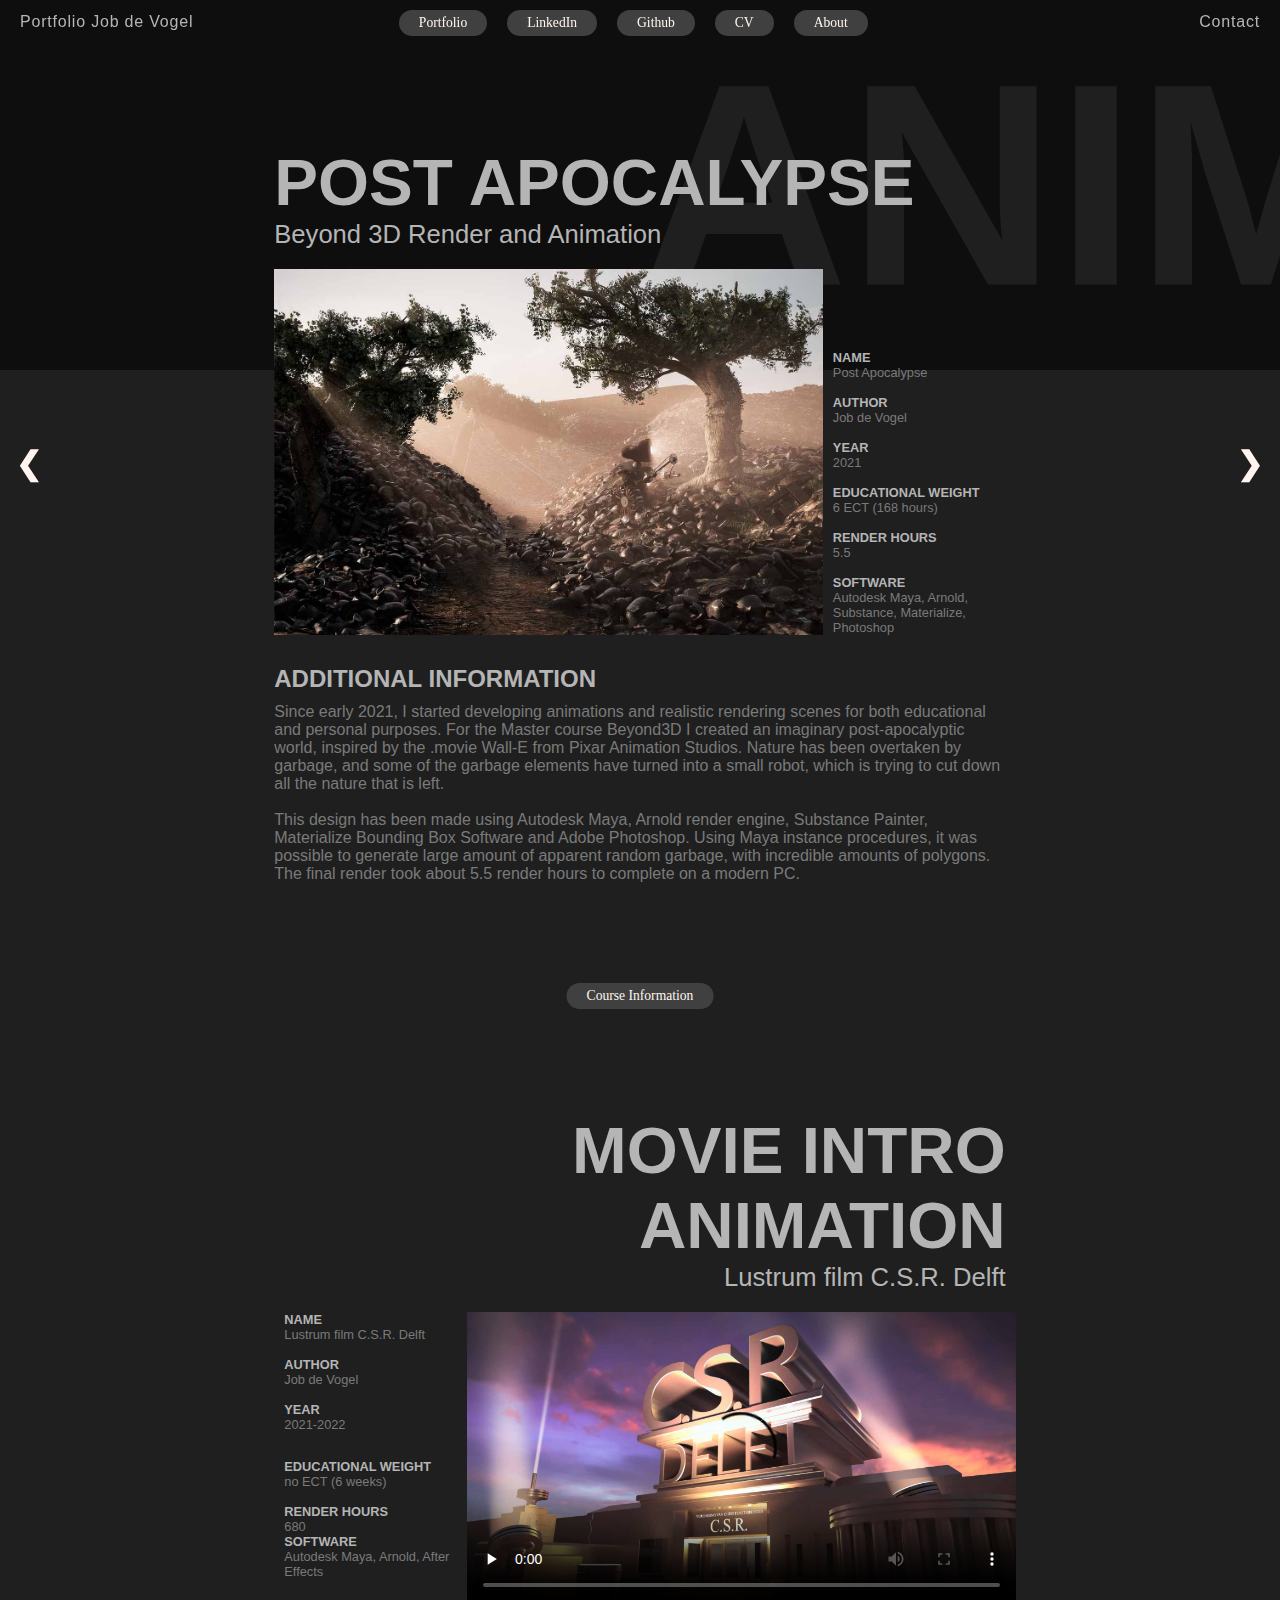
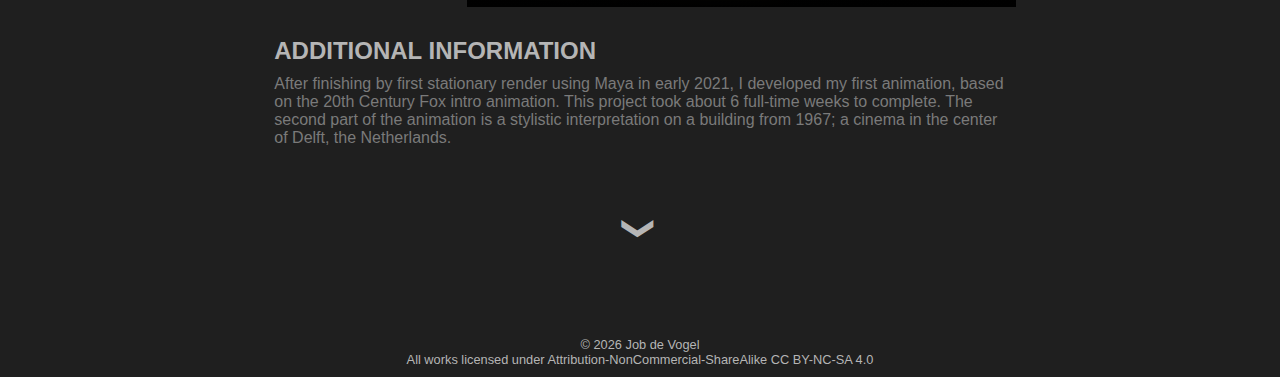
<file: animation.html>
<!DOCTYPE html>
<html>
<head>
    <meta charset='utf-8'>
    <meta name="description" content="Portfolio Building Technology by Job de Vogel. Future building engineer and programmer. Master studet Building Technology at TU Delft University of Technology.">
    <meta name="keywords" content="Building Technology, Architecture, TU Delft, Job de Vogel, Programming, Animation">
    <meta name="author" content="Job de Vogel">
    <meta http-equiv="Cache-control" content="public">
    <title>Portfolio Job de Vogel</title>
    <link href="https://fonts.googleapis.com/css2?family=Roboto:wght@100;300;500;700;900&display=swap" rel="stylesheet; preload" as="style">
    <link rel="stylesheet" href="styles/main.css">
</head>
<body>  
    <div id="container">
        <div id="page-buttons">
            <div id="prevPage" onclick="window.location.href='contact.html';">&#10094;</div>
            <div id="nextPage" onclick="window.location.href='computational.html';">&#10095;</div>
        </div>

        <div id = 'nb' class="navbar-top">
            <div id = 'nc' class="nav-container">
                <div class="left-side">
                    <div class="nav-link-wrapper">
                        <a href="index.html">Portfolio Job de Vogel</a>
                    </div>
                </div>

                <div class="center-side">
                    <div class="nav-link-wrapper">
                        <button class="button" onclick="window.location.href='animation.html';">
                            Portfolio
                        </button>
                    </div>
                    
                    <div class="nav-link-wrapper">
                        <button class="button" onclick=" window.open('https://nl.linkedin.com/in/job-de-vogel-1b99a616b/en', '_blank', rel='noopener noreferrer')">
                            LinkedIn
                        </button>
                    </div>

                    <div class="nav-link-wrapper">
                        <button class="button" onclick=" window.open('https://github.com/JobdeVogel', '_blank', rel='noopener noreferrer')">
                            Github
                        </button>
                        
                    </div>

                    <div class="nav-link-wrapper">
                        <button class="button" onclick=" window.open('data/pdf/2021_21_04 Curriculum Vitae.pdf', '_blank', rel='noopener noreferrer')">
                            CV
                        </button>
                    </div>

                    <div class="nav-link-wrapper" id="about-button">
                        <button class="button" onclick="window.location.href='about.html';">
                            About
                        </button>
                    </div>
                </div>

                <div class="right-side">
                    <div class="nav-link-wrapper" id="contact-button">
                        <a onclick="window.location.href='contact.html';">Contact</a>
                    </div>
                </div>
            </div>
        </div>

        <div id="header">
            <div id="pageTitleContainer">
                <p class="pageTitle" style="display: none;">Animation</p>
            </div>
        </div>
        <div id="contentContainer">
            <!------------------------------------------------------------------------------>
            <div id='Animation' class='page'>        
                <div id="project-1" class="project">
                    <div class="projectContainer">
                        <div class="contentMiddle">
                            <div class="projectTitle">
                                <h1>Post Apocalypse</h1>
                                <h2>Beyond 3D Render and Animation</h2>
                            </div>
                            <div class="topContent">
                                <img src="data/images/b3d_web.jpg" alt="">
                                <div class="projectDescription">
                                    <div class="col1">
                                        <p class="descriptionTitle">Name</p>
                                        <p>Post Apocalypse</p><br>
                                        <p class="descriptionTitle">Author</p>
                                        <ul>
                                            <li class="Author">Job de Vogel</li>
                                        </ul><br>
                                        <p class="descriptionTitle">Year</p>
                                        <p class="Year">2021</p><br>
                                    </div>

                                    <div class="col2">
                                        <p class="descriptionTitle">Educational weight</p>
                                        <p class="ECT">6 ECT (168 hours)</p><br>
                                        <p class="descriptionTitle">Render hours</p>
                                        <p class="renderHours">5.5</p><br>
                                        <p class="descriptionTitle">Software</p>
                                        <p class="software">Autodesk Maya, Arnold, Substance, Materialize, Photoshop</p>
                                    </div>
                                </div>
                            </div>
                            <div class="bottomContent">
                                <p class="additionalTitle">Additional Information</p>
                                <details class="additionalInformation">
                                    <summary class="textAdditionalInformation">Since early 2021, I started developing animations and realistic rendering scenes for both educational and personal purposes. For the Master course Beyond3D I created an imaginary post-apocalyptic world, inspired by the .movie Wall-E from Pixar Animation Studios. Nature has been overtaken by garbage, and some of the garbage elements have turned into a small robot, which is trying to cut down all the nature that is left.<br><br>This design has been made using Autodesk Maya, Arnold render engine, Substance Painter, Materialize Bounding Box Software and Adobe Photoshop. Using Maya instance procedures, it was possible to generate large amount of apparent random garbage, with incredible amounts of polygons. The final render took about 5.5 render hours to complete on a modern PC.</summary>
                                </details>
                                <div class="moreInfoButton">
                                    <button onclick=" window.open('http://toi.bk.tudelft.nl/?p=ar0771', '_blank', rel='noopener noreferrer')">Course Information</button>
                                </div>
                            </div>
                        </div>
                    </div>
                </div>
                <div id="project-2" class="project">
                    <div class="projectContainer">
                        <div class="contentMiddle">
                            <div class="projectTitle">
                                <h1>Movie&nbsp;intro animation</h1>
                                <h2>Lustrum film C.S.R. Delft</h2>
                            </div>

                            <div class="topContent">
                                <div class="projectDescription">
                                    <div class="col1">
                                        <p class="descriptionTitle">Name</p>
                                        <p>Lustrum film C.S.R. Delft</p><br>
                                        <p class="descriptionTitle">Author</p>
                                        <ul>
                                            <li class="Author">Job de Vogel</li>
                                        </ul><br>
                                        <p class="descriptionTitle">Year</p>
                                        <p class="Year">2021-2022</p>
                                    </div>

                                    <div class="col2">
                                        <p class="descriptionTitle">Educational weight</p>
                                        <p class="ECT">no ECT (6 weeks)</p><br>
                                        <p class="descriptionTitle">Render hours</p>
                                        <p class="renderHours">680<br></p>
                                        <p class="descriptionTitle">Software</p>
                                        <p class="software">Autodesk Maya, Arnold, After Effects</p>
                                    </div>
                                </div>

                                <video preload="none" loop poster="data/images/movie_intro_thumbnail_web.jpg" controls>
                                    <source src="data/videos/intro_animatie_web.mp4" type="video/mp4">
                                    Your browser does not support the video tag.
                                </video>
                            </div>
                            <div class="bottomContent">
                                <p class="additionalTitle">Additional Information</p>
                                <details class="additionalInformation">
                                    <summary class="textAdditionalInformation">After finishing by first stationary render using Maya in early 2021, I developed my first animation, based on the 20th Century Fox intro animation. This project took about 6 full-time weeks to complete. The second part of the animation is a stylistic interpretation on a building from 1967; a cinema in the center of Delft, the Netherlands.</summary>
                                    <p class="textAdditionalInformation">Although this is just a short animation of 50 seconds, rendering took 680 render hours on a renderfarm. Afterwards, the movie was edited in Adobe After Effects and Premiere Pro. All the geometry and textures visible were created by myself in Autodesk Maya.</p>
                                </details>
                            </div>
                        </div>
                    </div>
                </div>

                <!-- ADD FUTURE PROJECTS HERE UNDER PROJECT 3 AND PROJECT 4-->
                <div id="project-3" class="project" style="display: none;">
                    <div class="projectContainer">
                        <div class="contentMiddle">
                            <div class="projectTitle">
                                <h1>Project Title</h1>
                                <h2>Subtitle with interesting information</h2>
                            </div>
                            <div class="topContent">
                                <img src="data/images/sphere_poster.jpg" alt="">
                                <div class="projectDescription">
                                    <div class="col1">
                                        <p class="descriptionTitle">Name</p>
                                        <p>Name project</p><br>
                                        <p class="descriptionTitle">Author</p>
                                        <ul>
                                            <li class="Author">Author1</li>
                                            <li class="Author">Author2</li>
                                            <li class="Author">Author3</li>
                                            <li class="Author">Author4</li>
                                        </ul><br>
                                    </div>

                                    <div class="col2">
                                        <p class="descriptionTitle">Year</p>
                                        <p class="Year">2099</p><br>
                                        <p class="descriptionTitle">Educational weight</p>
                                        <p class="ECT">10 ECT (280 hours)</p><br>
                                        <p class="descriptionTitle">Render hours</p>
                                        <p class="renderHours"3>999</p><br>
                                        <p class="descriptionTitle">Software</p>
                                        <p class="software">Software1, Software2,<br>Software3, Software4</p>
                                    </div>
                                </div>
                            </div>
                            <div class="bottomContent">
                                <p class="additionalTitle">Additional Information</p>
                                <details class="additionalInformation">Additional Information
                                    <summary class="textAdditionalInformation">Pellentesque habitant morbi tristique senectus et netus et malesuada fames ac turpis egestas. Vestibulum tortor quam, feugiat vitae, ultricies eget, tempor sit amet, ante. Donec eu libero sit amet quam egestas semper. Aenean ultricies mi vitae est. Mauris placerat eleifend leo. Quisque sit amet est et sapien ullamcorper pharetra. Vestibulum erat wisi, condimentum sed, commodo vitae, ornare sit amet, wisi. Aenean fermentum, elit eget tincidunt condimentum, eros ipsum rutrum orci, sagittis tempus lacus enim ac dui. Donec non enim in turpis pulvinar facilisis. Ut felis. Praesent dapibus, neque id cursus faucibus, tortor neque egestas augue, eu vulputate magna eros eu erat. Aliquam erat volutpat. Nam dui mi, tincidunt quis, accumsan porttitor, facilisis luctus, metus</summary>
                                    <p class="textAdditionalInformation">Pellentesque habitant morbi tristique senectus et netus et malesuada fames ac turpis egestas. Vestibulum tortor quam, feugiat vitae, ultricies eget, tempor sit amet, ante. Donec eu libero sit amet quam egestas semper. Aenean ultricies mi vitae est. Mauris placerat eleifend leo. Quisque sit amet est et sapien ullamcorper pharetra. Vestibulum erat wisi, condimentum sed, commodo vitae, ornare sit amet, wisi. Aenean fermentum, elit eget tincidunt condimentum, eros ipsum rutrum orci, sagittis tempus lacus enim ac dui. Donec non enim in turpis pulvinar facilisis. Ut felis. Praesent dapibus, neque id cursus faucibus, tortor neque egestas augue, eu vulputate magna eros eu erat. Aliquam erat volutpat. Nam dui mi, tincidunt quis, accumsan porttitor, facilisis luctus, metus</p>
                                </details>
                                <div class="moreInfoButton">
                                    <button>Code</button>
                                </div>
                            </div>
                            
                        </div>
                    </div>
                </div>
                <div id="project-4" class="project" style="display: none;">
                    <div class="projectContainer">
                        <div class="contentMiddle">
                            <div class="projectTitle">
                                <h1>Project Title</h1>
                                <h2>Subtitle with interesting information</h2>
                            </div>
                            <div class="topContent">
                                <img src="data/images/sphere_poster.jpg" alt="">
                                <div class="projectDescription">
                                    <div class="col1">
                                        <p class="descriptionTitle">Name</p>
                                        <p>Name project</p><br>
                                        <p class="descriptionTitle">Author</p>
                                        <ul>
                                            <li class="Author">Author1</li>
                                            <li class="Author">Author2</li>
                                            <li class="Author">Author3</li>
                                            <li class="Author">Author4</li>
                                        </ul><br>
                                    </div>

                                    <div class="col2">
                                        <p class="descriptionTitle">Year</p>
                                        <p class="Year">2099</p><br>
                                        <p class="descriptionTitle">Educational weight</p>
                                        <p class="ECT">10 ECT (280 hours)</p><br>
                                        <p class="descriptionTitle">Render hours</p>
                                        <p class="renderHours"3>999</p><br>
                                        <p class="descriptionTitle">Software</p>
                                        <p class="software">Software1, Software2,<br>Software3, Software4</p>
                                    </div>
                                </div>
                            </div>
                            <div class="bottomContent">
                                <p class="additionalTitle">Additional Information</p>
                                <details class="additionalInformation">Additional Information
                                    <summary class="textAdditionalInformation">Pellentesque habitant morbi tristique senectus et netus et malesuada fames ac turpis egestas. Vestibulum tortor quam, feugiat vitae, ultricies eget, tempor sit amet, ante. Donec eu libero sit amet quam egestas semper. Aenean ultricies mi vitae est. Mauris placerat eleifend leo. Quisque sit amet est et sapien ullamcorper pharetra. Vestibulum erat wisi, condimentum sed, commodo vitae, ornare sit amet, wisi. Aenean fermentum, elit eget tincidunt condimentum, eros ipsum rutrum orci, sagittis tempus lacus enim ac dui. Donec non enim in turpis pulvinar facilisis. Ut felis. Praesent dapibus, neque id cursus faucibus, tortor neque egestas augue, eu vulputate magna eros eu erat. Aliquam erat volutpat. Nam dui mi, tincidunt quis, accumsan porttitor, facilisis luctus, metus</summary>
                                    <p class="textAdditionalInformation">Pellentesque habitant morbi tristique senectus et netus et malesuada fames ac turpis egestas. Vestibulum tortor quam, feugiat vitae, ultricies eget, tempor sit amet, ante. Donec eu libero sit amet quam egestas semper. Aenean ultricies mi vitae est. Mauris placerat eleifend leo. Quisque sit amet est et sapien ullamcorper pharetra. Vestibulum erat wisi, condimentum sed, commodo vitae, ornare sit amet, wisi. Aenean fermentum, elit eget tincidunt condimentum, eros ipsum rutrum orci, sagittis tempus lacus enim ac dui. Donec non enim in turpis pulvinar facilisis. Ut felis. Praesent dapibus, neque id cursus faucibus, tortor neque egestas augue, eu vulputate magna eros eu erat. Aliquam erat volutpat. Nam dui mi, tincidunt quis, accumsan porttitor, facilisis luctus, metus</p>
                                </details>
                                <div class="moreInfoButton">
                                    <button>Code</button>
                                </div>
                            </div>
                            
                        </div>
                    </div>
                </div>
            </div>   
        </div>
        <footer>
            &copy; <script>document.write(new Date().getFullYear())</script> Job de Vogel<br>
            All works licensed under Attribution-NonCommercial-ShareAlike CC BY-NC-SA 4.0
        </footer>
    </div>
</body>
<script src="./scripts/hideNavbar.js"></script>
<script src="./scripts/pageButtons.js"></script>
<script src="./scripts/scrollAnimations.js"></script>
<script src="./scripts/slideButtons.js"></script>
</html>
</file>
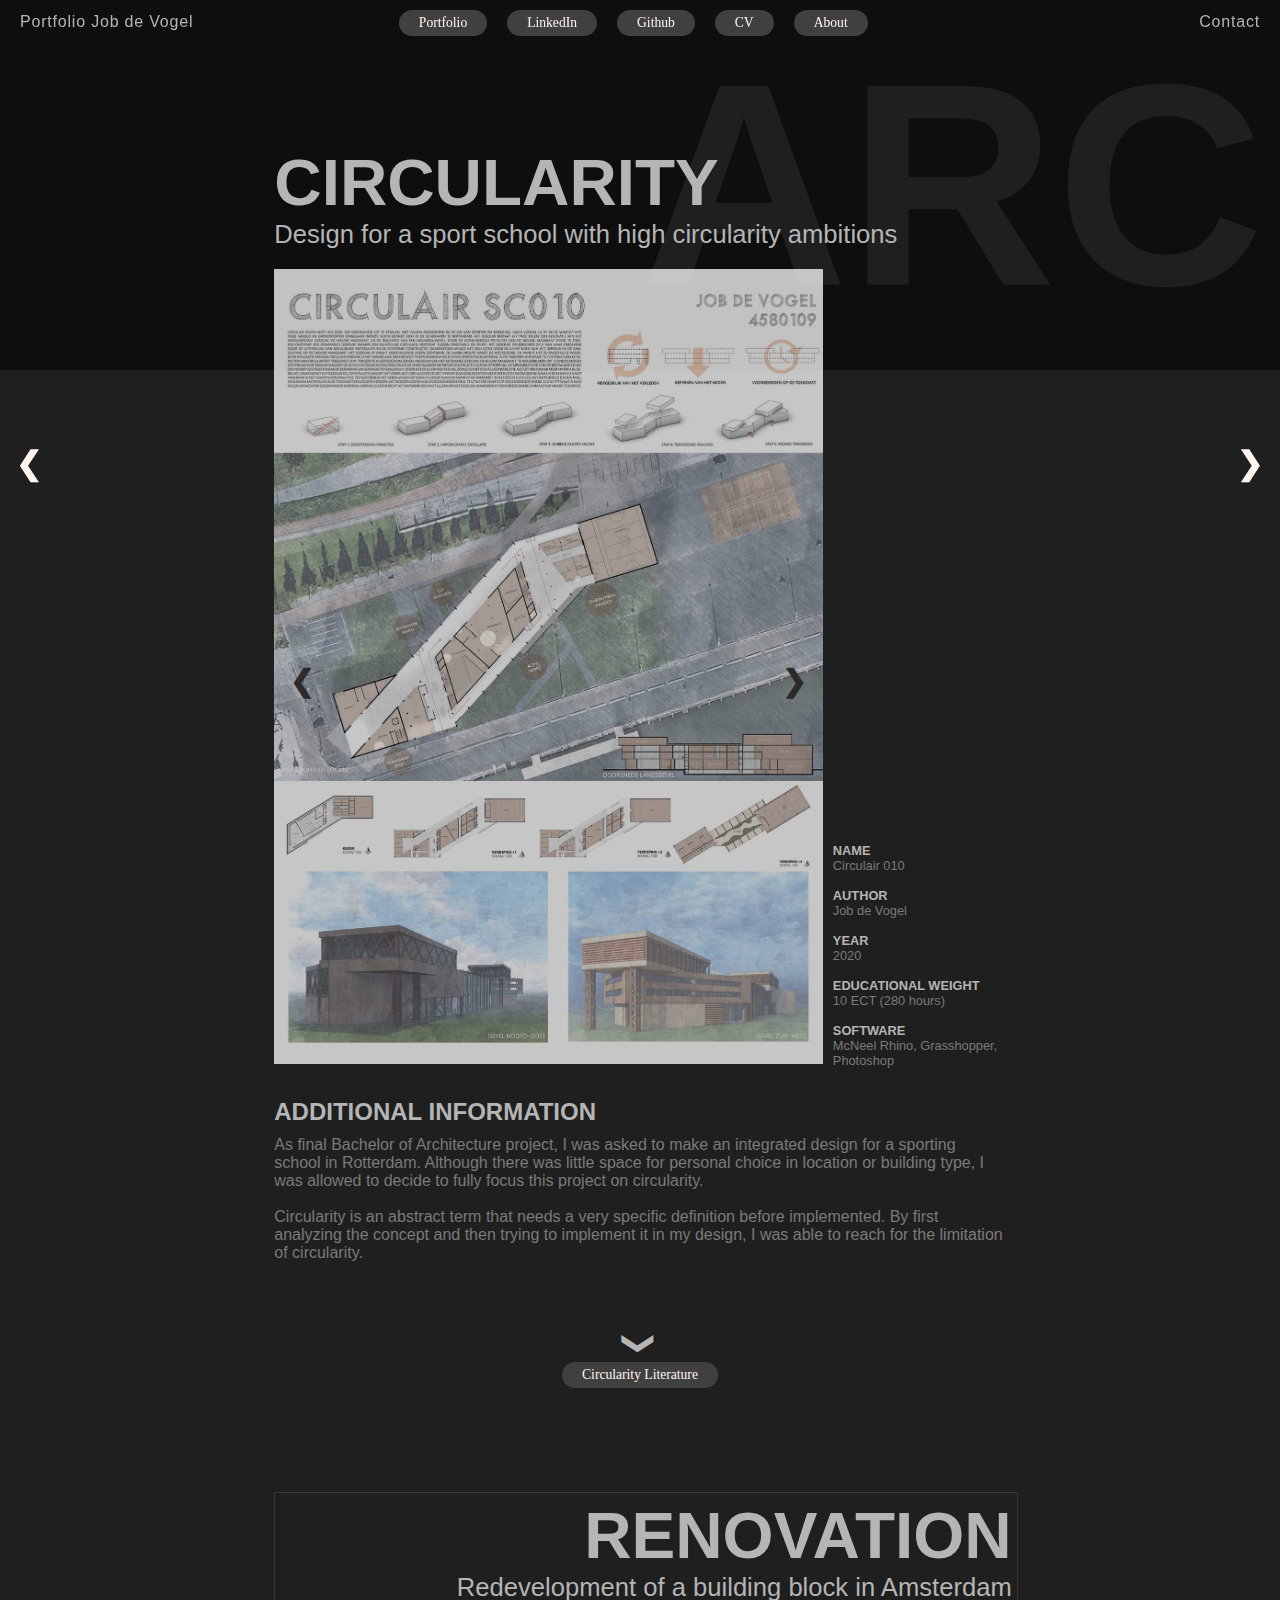
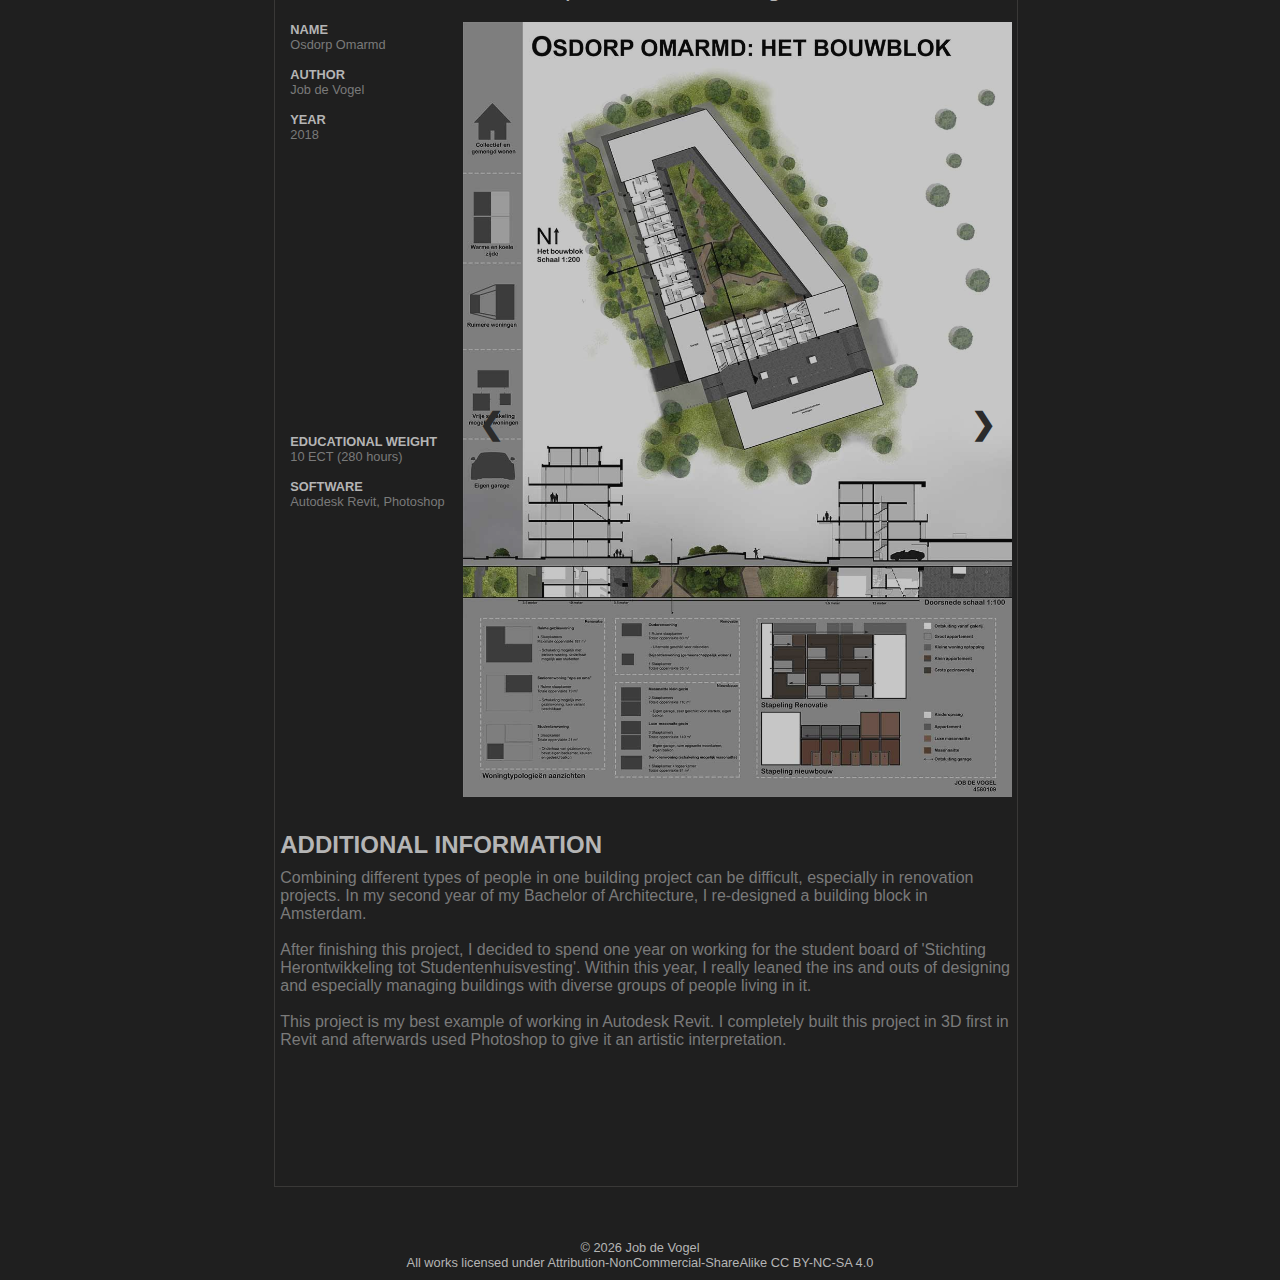
<file: architecture.html>
<!DOCTYPE html>
<html>
<head>
    <meta charset='utf-8'>
    <meta name="description" content="Portfolio Building Technology by Job de Vogel. Future building engineer and programmer. Master studet Building Technology at TU Delft University of Technology.">
    <meta name="keywords" content="Building Technology, Architecture, TU Delft, Job de Vogel, Programming, Animation">
    <meta name="author" content="Job de Vogel">
    <meta http-equiv="Cache-control" content="public">
    <title>Portfolio Job de Vogel</title>
    <link href="https://fonts.googleapis.com/css2?family=Roboto:wght@100;300;500;700;900&display=swap" rel="stylesheet; preload" as="style">
    <link rel="stylesheet" href="styles/main.css">
</head>
<body>  
    <div id="container">
        <div id="page-buttons">
            <div id="prevPage" onclick="window.location.href='programming.html';">&#10094;</div>
            <div id="nextPage" onclick="window.location.href='buildingtechnology.html';">&#10095;</div>
        </div>

        <div id = 'nb' class="navbar-top">
            <div id = 'nc' class="nav-container">
                <div class="left-side">
                    <div class="nav-link-wrapper">
                        <a href="index.html">Portfolio Job de Vogel</a>
                    </div>
                </div>

                <div class="center-side">
                    <div class="nav-link-wrapper">
                        <button class="button" onclick="window.location.href='animation.html';">
                            Portfolio
                        </button>
                    </div>

                    <div class="nav-link-wrapper">
                        <button class="button" onclick=" window.open('https://nl.linkedin.com/in/job-de-vogel-1b99a616b/en', '_blank', rel='noopener noreferrer')">
                            LinkedIn
                        </button>
                    </div>

                    <div class="nav-link-wrapper">
                        <button class="button" onclick=" window.open('https://github.com/JobdeVogel', '_blank', rel='noopener noreferrer')">
                            Github
                        </button>
                        
                    </div>

                    <div class="nav-link-wrapper">
                        <button class="button" onclick=" window.open('data/pdf/2021_21_04 Curriculum Vitae.pdf', '_blank', rel='noopener noreferrer')">
                            CV
                        </button>
                    </div>

                    <div class="nav-link-wrapper" id="about-button">
                        <button class="button" onclick="window.location.href='about.html';">
                            About
                        </button>
                    </div>
                </div>

                <div class="right-side">
                    <div class="nav-link-wrapper" id="contact-button">
                        <a onclick="window.location.href='contact.html';">Contact</a>
                    </div>
                </div>
            </div>
        </div>

        <div id="header">
            <div id="pageTitleContainer">
                <p class="pageTitle" style="display: none;">Architecture</p>
            </div>
        </div>
        <div id="contentContainer">
            <!------------------------------------------------------------------------------>
            <div id='Architecture' class='page' style="display: none;">
                <div id="project-1" class="project">
                    <div class="projectContainer">
                        <div class="contentMiddle">
                            <div class="projectTitle">
                                <h1>Circularity</h1>
                                <h2>Design for a sport school with high circularity ambitions</h2>
                            </div>
                            <div class="topContent">
                                <div class="carousel" id="on6">    
                                    <div class="slide">
                                        <img src="data/images/on6_1_web.jpg">
                                    </div>
                                
                                    <div class="slide">
                                        <img src="data/images/on6_2_web.jpg">
                                    </div>
                                
                                    <div class="slide">
                                        <img src="data/images/on6_3_web.jpg">
                                    </div>
                                    
                                    <div>
                                        <a class="prev" onclick="changeSlide('on6', -1)">&#10094;</a>
                                        <a class="next" onclick="changeSlide('on6', 1)">&#10095;</a>
                                    </div>
                                </div>
                                
                                <div class="projectDescription">
                                    <div class="col1">
                                        <p class="descriptionTitle">Name</p>
                                        <p>Circulair 010</p><br>
                                        <p class="descriptionTitle">Author</p>
                                        <ul>
                                            <li class="Author">Job de Vogel</li>
                                        </ul><br>
                                        <p class="descriptionTitle">Year</p>
                                        <p class="Year">2020</p><br>
                                    </div>

                                    <div class="col2">
                                        <p class="descriptionTitle">Educational weight</p>
                                        <p class="ECT">10 ECT (280 hours)</p><br>
                                        <p class="descriptionTitle" style="display: none;">Render hours</p>
                                        <p class="renderHours" style="display: none;">999<br></p>
                                        <p class="descriptionTitle">Software</p>
                                        <p class="software">McNeel Rhino, Grasshopper, Photoshop</p>
                                    </div>
                                </div>
                            </div>
                            <div class="bottomContent">
                                <p class="additionalTitle">Additional Information</p>
                                <details class="additionalInformation">
                                    <summary class="textAdditionalInformation">As final Bachelor of Architecture project, I was asked to make an integrated design for a sporting school in Rotterdam. Although there was little space for personal choice in location or building type, I was allowed to decide to fully focus this project on circularity.<br><br>Circularity is an abstract term that needs a very specific definition before implemented. By first analyzing the concept and then trying to implement it in my design, I was able to reach for the limitation of circularity.</summary>
                                    <p class="textAdditionalInformation">For this project I used McNeel Rhino as main design tool. The construction of this project was modelled parametrically in Grasshopper. Details of the building construction were made using Rhino, Illustrator and Photoshop. The renders visible on the posters are created using Google Earth, Lumion and Photoshop.<br><br>Although I have decided to focus my Master on Building Technology, and therefore not so much on architectural design, I think this project is a good representation of some of the design skill I have gained over the years.</p>
                                </details>
                                <div class="moreInfoButton">
                                    <button onclick=" window.open('data/literature/literature.pdf', '_blank', rel='noopener noreferrer')">Circularity Literature</button>
                                </div>
                            </div>
                            
                        </div>
                    </div>
                </div>
                <div id="project-2" class="project">
                    <div class="projectContainer">
                        <div class="contentMiddle">
                            <div class="projectTitle">
                                <h1>Renovation</h1>
                                <h2>Redevelopment of a building block in Amsterdam</h2>
                            </div>
                            
                            <div class="topContent">
                                <div class="projectDescription">
                                    <div class="col1">
                                        <p class="descriptionTitle">Name</p>
                                        <p>Osdorp Omarmd</p><br>
                                        <p class="descriptionTitle">Author</p>
                                        <ul>
                                            <li class="Author">Job de Vogel</li>
                                        </ul><br>
                                        <p class="descriptionTitle">Year</p>
                                        <p class="Year">2018</p>
                                    </div>

                                    <div class="col2">
                                        <p class="descriptionTitle">Educational weight</p>
                                        <p class="ECT">10 ECT (280 hours)</p><br>
                                        <p class="descriptionTitle" style="display: none;">Render hours</p>
                                        <p class="renderHours" style="display: none;">999<br></p>
                                        <p class="descriptionTitle">Software</p>
                                        <p class="software">Autodesk Revit, Photoshop</p>
                                    </div>  
                                </div>

                                <div class="carousel" id="on4">    
                                    <div class="slide">
                                        <img src="data/images/on4_1_web.jpg">
                                    </div>
                                
                                    <div class="slide">
                                        <img src="data/images/on4_2_web.jpg">
                                    </div>
                                
                                    <div class="slide">
                                        <img src="data/images/on4_3_web.jpg">
                                    </div>
                                    
                                    <div>
                                        <a class="prev" onclick="changeSlide('on4', -1)">&#10094;</a>
                                        <a class="next" onclick="changeSlide('on4', 1)">&#10095;</a>
                                    </div>
                                </div>
                            </div>
                            <div class="bottomContent">
                                <p class="additionalTitle">Additional Information</p>
                                <details class="additionalInformation">
                                    <summary class="textAdditionalInformation">Combining different types of people in one building project can be difficult, especially in renovation projects. In my second year of my Bachelor of Architecture, I re-designed a building block in Amsterdam.<br><br>After finishing this project, I decided to spend one year on working for the student board of 'Stichting Herontwikkeling tot Studentenhuisvesting'. Within this year, I really leaned the ins and outs of designing and especially managing buildings with diverse groups of people living in it.<br><br>This project is my best example of working in Autodesk Revit. I completely built this project in 3D first in Revit and afterwards used Photoshop to give it an artistic interpretation.</summary>
                                </details>
                            </div>
                        </div>
                    </div>
                </div>
                <div id="project-3" class="project" style="display: none;">
                    <div class="projectContainer">
                        <div class="contentMiddle">
                            <div class="projectTitle">
                                <h1>Project Title</h1>
                                <h2>Subtitle with interesting information</h2>
                            </div>
                            <div class="topContent">
                                <img src="data/images/sphere_poster.jpg" alt="">
                                <div class="projectDescription">
                                    <div class="col1">
                                        <p class="descriptionTitle">Name</p>
                                        <p>Name project</p><br>
                                        <p class="descriptionTitle">Author</p>
                                        <ul>
                                            <li class="Author">Author1</li>
                                            <li class="Author">Author2</li>
                                            <li class="Author">Author3</li>
                                            <li class="Author">Author4</li>
                                        </ul><br>
                                    </div>

                                    <div class="col2">
                                        <p class="descriptionTitle">Year</p>
                                        <p class="Year">2099</p><br>
                                        <p class="descriptionTitle">Educational weight</p>
                                        <p class="ECT">10 ECT (280 hours)</p><br>
                                        <p class="descriptionTitle">Render hours</p>
                                        <p class="renderHours"3>999</p><br>
                                        <p class="descriptionTitle">Software</p>
                                        <p class="software">Software1, Software2,<br>Software3, Software4</p>
                                    </div>
                                </div>
                            </div>
                            <div class="bottomContent">
                                <p class="additionalTitle">Additional Information</p>
                                <details class="additionalInformation">Additional Information
                                    <summary class="textAdditionalInformation">Pellentesque habitant morbi tristique senectus et netus et malesuada fames ac turpis egestas. Vestibulum tortor quam, feugiat vitae, ultricies eget, tempor sit amet, ante. Donec eu libero sit amet quam egestas semper. Aenean ultricies mi vitae est. Mauris placerat eleifend leo. Quisque sit amet est et sapien ullamcorper pharetra. Vestibulum erat wisi, condimentum sed, commodo vitae, ornare sit amet, wisi. Aenean fermentum, elit eget tincidunt condimentum, eros ipsum rutrum orci, sagittis tempus lacus enim ac dui. Donec non enim in turpis pulvinar facilisis. Ut felis. Praesent dapibus, neque id cursus faucibus, tortor neque egestas augue, eu vulputate magna eros eu erat. Aliquam erat volutpat. Nam dui mi, tincidunt quis, accumsan porttitor, facilisis luctus, metus</summary>
                                    <p class="textAdditionalInformation">Pellentesque habitant morbi tristique senectus et netus et malesuada fames ac turpis egestas. Vestibulum tortor quam, feugiat vitae, ultricies eget, tempor sit amet, ante. Donec eu libero sit amet quam egestas semper. Aenean ultricies mi vitae est. Mauris placerat eleifend leo. Quisque sit amet est et sapien ullamcorper pharetra. Vestibulum erat wisi, condimentum sed, commodo vitae, ornare sit amet, wisi. Aenean fermentum, elit eget tincidunt condimentum, eros ipsum rutrum orci, sagittis tempus lacus enim ac dui. Donec non enim in turpis pulvinar facilisis. Ut felis. Praesent dapibus, neque id cursus faucibus, tortor neque egestas augue, eu vulputate magna eros eu erat. Aliquam erat volutpat. Nam dui mi, tincidunt quis, accumsan porttitor, facilisis luctus, metus</p>
                                </details>
                                <div class="moreInfoButton">
                                    <button>Code</button>
                                </div>
                            </div>
                            
                        </div>
                    </div>
                </div>
                <div id="project-4" class="project" style="display: none;">
                    <div class="projectContainer">
                        <div class="contentMiddle">
                            <div class="projectTitle">
                                <h1>Project Title</h1>
                                <h2>Subtitle with interesting information</h2>
                            </div>
                            <div class="topContent">
                                <img src="data/images/sphere_poster.jpg" alt="">
                                <div class="projectDescription">
                                    <div class="col1">
                                        <p class="descriptionTitle">Name</p>
                                        <p>Name project</p><br>
                                        <p class="descriptionTitle">Author</p>
                                        <ul>
                                            <li class="Author">Author1</li>
                                            <li class="Author">Author2</li>
                                            <li class="Author">Author3</li>
                                            <li class="Author">Author4</li>
                                        </ul><br>
                                    </div>

                                    <div class="col2">
                                        <p class="descriptionTitle">Year</p>
                                        <p class="Year">2099</p><br>
                                        <p class="descriptionTitle">Educational weight</p>
                                        <p class="ECT">10 ECT (280 hours)</p><br>
                                        <p class="descriptionTitle">Render hours</p>
                                        <p class="renderHours"3>999</p><br>
                                        <p class="descriptionTitle">Software</p>
                                        <p class="software">Software1, Software2,<br>Software3, Software4</p>
                                    </div>
                                </div>
                            </div>
                            <div class="bottomContent">
                                <p class="additionalTitle">Additional Information</p>
                                <details class="additionalInformation">Additional Information
                                    <summary class="textAdditionalInformation">Pellentesque habitant morbi tristique senectus et netus et malesuada fames ac turpis egestas. Vestibulum tortor quam, feugiat vitae, ultricies eget, tempor sit amet, ante. Donec eu libero sit amet quam egestas semper. Aenean ultricies mi vitae est. Mauris placerat eleifend leo. Quisque sit amet est et sapien ullamcorper pharetra. Vestibulum erat wisi, condimentum sed, commodo vitae, ornare sit amet, wisi. Aenean fermentum, elit eget tincidunt condimentum, eros ipsum rutrum orci, sagittis tempus lacus enim ac dui. Donec non enim in turpis pulvinar facilisis. Ut felis. Praesent dapibus, neque id cursus faucibus, tortor neque egestas augue, eu vulputate magna eros eu erat. Aliquam erat volutpat. Nam dui mi, tincidunt quis, accumsan porttitor, facilisis luctus, metus</summary>
                                    <p class="textAdditionalInformation">Pellentesque habitant morbi tristique senectus et netus et malesuada fames ac turpis egestas. Vestibulum tortor quam, feugiat vitae, ultricies eget, tempor sit amet, ante. Donec eu libero sit amet quam egestas semper. Aenean ultricies mi vitae est. Mauris placerat eleifend leo. Quisque sit amet est et sapien ullamcorper pharetra. Vestibulum erat wisi, condimentum sed, commodo vitae, ornare sit amet, wisi. Aenean fermentum, elit eget tincidunt condimentum, eros ipsum rutrum orci, sagittis tempus lacus enim ac dui. Donec non enim in turpis pulvinar facilisis. Ut felis. Praesent dapibus, neque id cursus faucibus, tortor neque egestas augue, eu vulputate magna eros eu erat. Aliquam erat volutpat. Nam dui mi, tincidunt quis, accumsan porttitor, facilisis luctus, metus</p>
                                </details>
                                <div class="moreInfoButton">
                                    <button>Code</button>
                                </div>
                            </div>
                            
                        </div>
                    </div>
                </div>
            </div>
            <!------------------------------------------------------------------------------>   
        </div>
        <footer>
            &copy; <script>document.write(new Date().getFullYear())</script> Job de Vogel<br>
            All works licensed under Attribution-NonCommercial-ShareAlike CC BY-NC-SA 4.0
        </footer>
    </div>
</body>
<script src="./scripts/hideNavbar.js"></script>
<script src="./scripts/pageButtons.js"></script>
<script src="./scripts/scrollAnimations.js"></script>
<script src="./scripts/slideButtons.js"></script>
</html>
</file>
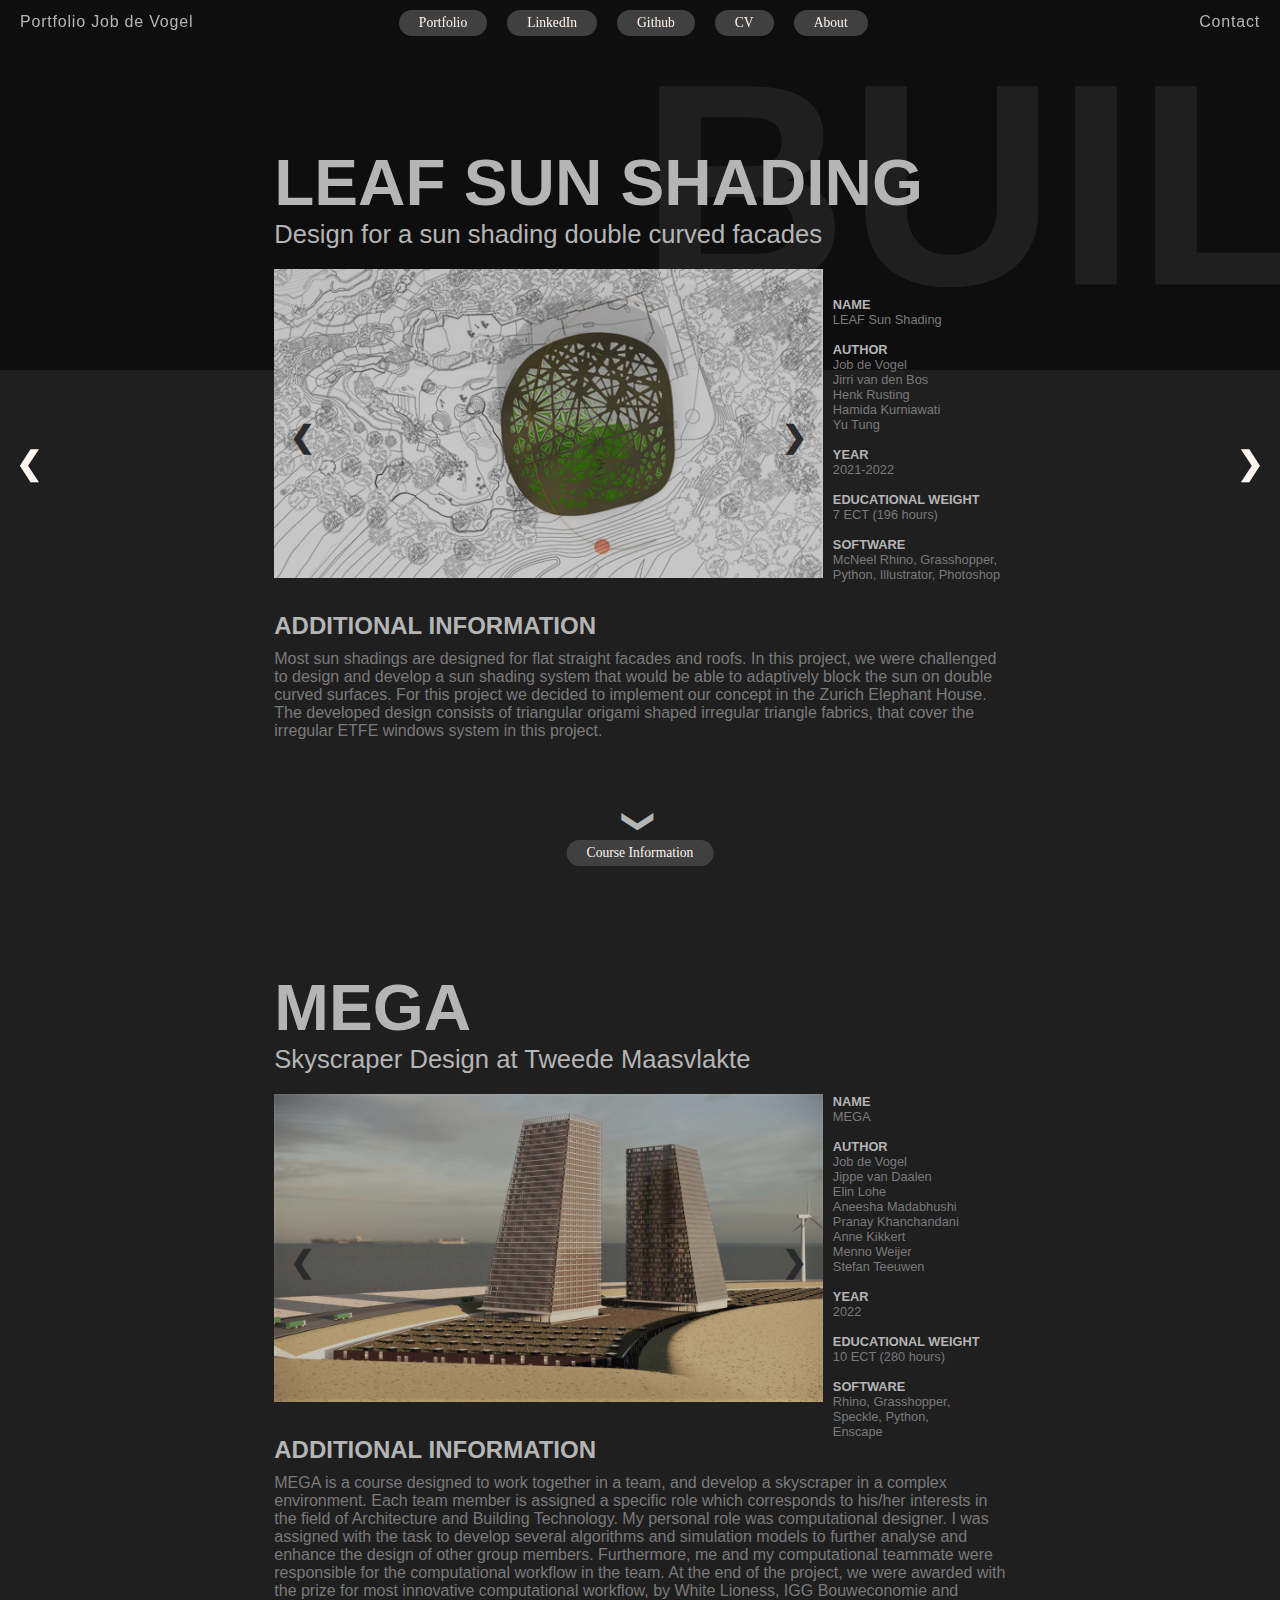
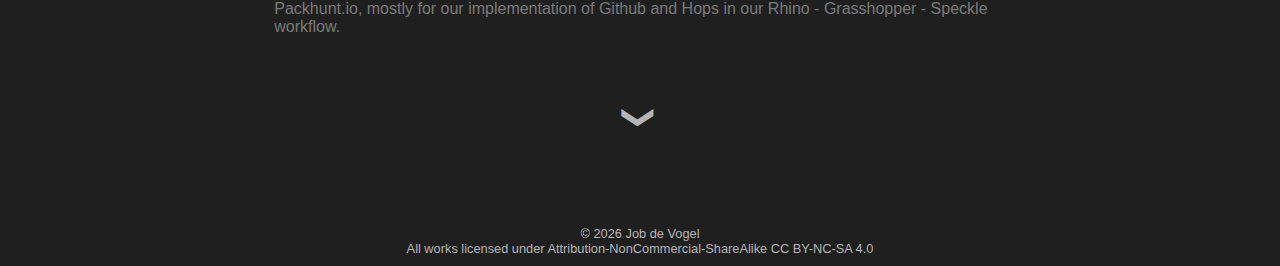
<file: buildingtechnology.html>
<!DOCTYPE html>
<html>
<head>
    <meta charset='utf-8'>
    <meta name="description" content="Portfolio Building Technology by Job de Vogel. Future building engineer and programmer. Master studet Building Technology at TU Delft University of Technology.">
    <meta name="keywords" content="Building Technology, Architecture, TU Delft, Job de Vogel, Programming, Animation">
    <meta name="author" content="Job de Vogel">
    <meta http-equiv="Cache-control" content="public">
    <title>Portfolio Job de Vogel</title>
    <link href="https://fonts.googleapis.com/css2?family=Roboto:wght@100;300;500;700;900&display=swap" rel="stylesheet; preload" as="style">
    <link rel="stylesheet" href="styles/main.css">
</head>
<body>  
    <div id="container">
        <div id="page-buttons">
            <div id="prevPage" onclick="window.location.href='architecture.html';">&#10094;</div>
            <div id="nextPage" onclick="window.location.href='about.html';">&#10095;</div>
        </div>

        <div id = 'nb' class="navbar-top">
            <div id = 'nc' class="nav-container">
                <div class="left-side">
                    <div class="nav-link-wrapper">
                        <a href="index.html">Portfolio Job de Vogel</a>
                    </div>
                </div>

                <div class="center-side">
                    <div class="nav-link-wrapper">
                        <button class="button" onclick="window.location.href='animation.html';">
                            Portfolio
                        </button>
                    </div>
                    
                    <div class="nav-link-wrapper">
                        <button class="button" onclick=" window.open('https://nl.linkedin.com/in/job-de-vogel-1b99a616b/en', '_blank', rel='noopener noreferrer')">
                            LinkedIn
                        </button>
                    </div>

                    <div class="nav-link-wrapper">
                        <button class="button" onclick=" window.open('https://github.com/JobdeVogel', '_blank', rel='noopener noreferrer')">
                            Github
                        </button>
                        
                    </div>

                    <div class="nav-link-wrapper">
                        <button class="button" onclick=" window.open('data/pdf/2021_21_04 Curriculum Vitae.pdf', '_blank', rel='noopener noreferrer')">
                            CV
                        </button>
                    </div>

                    <div class="nav-link-wrapper" id="about-button">
                        <button class="button" onclick="window.location.href='contact.html';">
                            About
                        </button>
                    </div>
                </div>

                <div class="right-side">
                    <div class="nav-link-wrapper" id="contact-button">
                        <a onclick="window.location.href='contact.html';">Contact</a>
                    </div>
                </div>
            </div>
        </div>

        <div id="header">
            <div id="pageTitleContainer">
                <p class="pageTitle">Building&nbspTechnology</p>
            </div>
        </div>
        <div id="contentContainer">
            <!------------------------------------------------------------------------------>
            <div id='BuildingTechnology' class='page' style="display: none;">
                <div id="project-1" class="project">
                    <div class="projectContainer">
                        <div class="contentMiddle">
                            <div class="projectTitle">
                                <h1>Leaf Sun Shading</h1>
                                <h2>Design for a sun shading double curved facades</h2>
                            </div>
                            <div class="topContent">
                                <div class="carousel" id="buckylab">    
                                    <div class="slide">
                                        <img src="data/images/sun_shading_web.jpg">
                                    </div>
                                
                                    <div class="slide">
                                        <img src="data/images/sun_shading_model_web.jpg">
                                    </div>
                                
                                    <div class="slide">
                                        <img src="data/images/sun_shading_side_web.jpg">
                                    </div>
                                    
                                    <div>
                                        <a class="prev" onclick="changeSlide('buckylab', -1)">&#10094;</a>
                                        <a class="next" onclick="changeSlide('buckylab', 1)">&#10095;</a>
                                    </div>
                                </div>

                                <div class="projectDescription">
                                    <div class="col1">
                                        <p class="descriptionTitle">Name</p>
                                        <p>LEAF Sun Shading</p><br>
                                        <p class="descriptionTitle">Author</p>
                                        <ul>
                                            <li class="Author">Job de Vogel</li>
                                            <li class="Author">Jirri van den Bos</li>
                                            <li class="Author">Henk Rusting</li>
                                            <li class="Author">Hamida Kurniawati</li>
                                            <li class="Author">Yu Tung</li>
                                        </ul><br>
                                    </div>

                                    <div class="col2">
                                        <p class="descriptionTitle">Year</p>
                                        <p class="Year">2021-2022</p><br>
                                        <p class="descriptionTitle">Educational weight</p>
                                        <p class="ECT">7 ECT (196 hours)</p><br>
                                        <p class="descriptionTitle" style="display: none;">Render hours</p>
                                        <p class="renderHours" style="display: none;">999<br></p>
                                        <p class="descriptionTitle">Software</p>
                                        <p class="software">McNeel Rhino, Grasshopper, Python, Illustrator, Photoshop</p>
                                    </div>
                                </div>
                            </div>
                            <div class="bottomContent">
                                <p class="additionalTitle">Additional Information</p>
                                <details class="additionalInformation">
                                    <summary class="textAdditionalInformation">Most sun shadings are designed for flat straight facades and roofs. In this project, we were challenged to design and develop a sun shading system that would be able to adaptively block the sun on double curved surfaces. For this project we decided to implement our concept in the Zurich Elephant House. The developed design consists of triangular origami shaped irregular triangle fabrics, that cover the irregular ETFE windows system in this project.</summary>
                                    <p class="textAdditionalInformation">To prove the concept, we built a prototype on scale 1:2 and 1:8. Within two weeks we were able to develop this project. The box model was first drawn using Rhino and Fusion 360. Smaller elements of the box were 3D printed and others made using wooden panels.<br><br>To find the optimal shape movement, a Python script was made based on the mathematical concept of tetrahedron corner movements. This Python script was implemented in Grasshopper to make a sun light analyses and animate the 3D model.</p>
                                </details>
                                <div class="moreInfoButton">
                                    <button onclick=" window.open('https://buckylab.blogspot.com/', '_blank', rel='noopener noreferrer')">Course Information</button>
                                </div>
                            </div>
                            
                        </div>
                    </div>
                </div>

                <!-- ADD FUTURE PROJECTS HERE: -->
                <div id="project-2" class="project" style="display: none;">
                    <div class="projectContainer">
                        <div class="contentMiddle">
                            <div class="projectTitle">
                                <h1>MEGA</h1>
                                <h2>Optimized building based on dynamic space agents</h2>
                            </div>
                            
                            <div class="topContent">
                                <div class="projectDescription">
                                    <div class="col1">
                                        <p class="descriptionTitle">Name</p>
                                        <p>Name project</p><br>
                                        <p class="descriptionTitle">Author</p>
                                        <ul>
                                            <li class="Author">Author1</li>
                                            <li class="Author">Author2</li>
                                            <li class="Author">Author3</li>
                                            <li class="Author">Author4</li>
                                        </ul><br>
                                    </div>

                                    <div class="col2">
                                        <p class="descriptionTitle">Year</p>
                                        <p class="Year">2099</p><br>
                                        <p class="descriptionTitle">Educational weight</p>
                                        <p class="ECT">10 ECT (280 hours)</p><br>
                                        <p class="descriptionTitle">Render hours</p>
                                        <p class="renderHours"3>999</p><br>
                                        <p class="descriptionTitle">Software</p>
                                        <p class="software">Software1, Software2,<br>Software3, Software4</p>
                                    </div>
                                </div>

                                <img src="data/images/spatial_computing_web.jpg" alt="">
                            </div>
                            <div class="bottomContent">
                                <p class="additionalTitle">Additional Information</p>
                                <details class="additionalInformation">
                                    <summary class="textAdditionalInformation">The minor Spatial Computing was my first experience with real optimization based on shortest-path algorithms, dynamic space agents and linear algebra. Our assignment was based on an existing building block in the city center of Rotterdam, the Netherlands. By generating a voxel cloud and analyzing numerical values like sunlight, noise and a program of requirements, we were able to generate a building based on ideal positions for each function.</summary>
                                    <p class="textAdditionalInformation">For this project, we used Houdini and the programming language SideFX, C++ and Python. Within the group, I was responsible for the dynamic placement of the program functions. After completing this minor, I rebuilt the A-start path finding algorithm to a Grasshopper implementation, to use in future projects. The final renders were made using Rhino and Lumion.</p>
                                </details>
                                <div class="moreInfoButton">
                                    <button>Code</button>
                                </div>
                            </div>
                        </div>
                    </div>
                </div>
                <div id="project-3" class="project">
                    <div class="projectContainer">
                        <div class="contentMiddle">
                            <div class="projectTitle">
                                <h1>MEGA</h1>
                                <h2>Skyscraper Design at Tweede Maasvlakte</h2>
                            </div>
                            <div class="topContent">
                                <!-- <img src="data/images/MEGA.jpg" alt=""> -->
                                <div class="carousel" id="mega">    
                                    <div class="slide">
                                        <img src="data/images/MEGA.jpg">
                                    </div>
                                
                                    <div class="slide">
                                        <img src="data/images/plaza.jpg">
                                    </div>
                                
                                    <div class="slide">
                                        <img src="data/images/prize.jpg">
                                    </div>
                                    
                                    <div>
                                        <a class="prev" onclick="changeSlide('mega', -1)">&#10094;</a>
                                        <a class="next" onclick="changeSlide('mega', 1)">&#10095;</a>
                                    </div>
                                </div>
                                <div class="projectDescription">
                                    <div class="col1">
                                        <p class="descriptionTitle">Name</p>
                                        <p>MEGA</p><br>
                                        <p class="descriptionTitle">Author</p>
                                        <ul>
                                            <li class="Author">Job de Vogel</li>
                                            <li class="Author">Jippe van Daalen</li>
                                            <li class="Author">Elin Lohe</li>
                                            <li class="Author">Aneesha Madabhushi</li>
                                            <li class="Author">Pranay Khanchandani</li>
                                            <li class="Author">Anne Kikkert</li>
                                            <li class="Author">Menno Weijer</li>
                                            <li class="Author">Stefan Teeuwen</li><br>
                                        </ul>
                                    </div>

                                    <div class="col2">
                                        <p class="descriptionTitle">Year</p>
                                        <p class="Year">2022</p><br>
                                        <p class="descriptionTitle">Educational weight</p>
                                        <p class="ECT">10 ECT (280 hours)</p><br>
                                        <p class="descriptionTitle">Software</p>
                                        <p class="software">Rhino, Grasshopper,<br>Speckle, Python,<br>Enscape</p>
                                    </div>
                                </div>
                            </div>
                            <div class="bottomContent">
                                <p class="additionalTitle">Additional Information</p>
                                <details class="additionalInformation">
                                    <summary class="textAdditionalInformation">MEGA is a course designed to work together in a team, and develop a skyscraper in a complex environment. Each team member is assigned a specific role which corresponds to his/her interests in the field of Architecture and Building Technology. My personal role was computational designer. I was assigned with the task to develop several algorithms and simulation models to further analyse and enhance the design of other group members. Furthermore, me and my computational teammate were responsible for the computational workflow in the team. At the end of the project, we were awarded with the prize for most innovative computational workflow, by White Lioness, IGG Bouweconomie and Packhunt.io, mostly for our implementation of Github and Hops in our Rhino - Grasshopper - Speckle workflow.</summary>
                                    <p class="textAdditionalInformation">For this project I had several specific responsibilities: computational workflow, function placement optimization, climate analyses, crowd simulation for fire situations, computational workflow, rendering (both image and video) and VR.</p>
                                </details>
                                <!-- <div class="moreInfoButton">
                                    <button>Code</button>
                                </div> -->
                            </div>
                            
                        </div>
                    </div>
                </div>
                <div id="project-4" class="project" style="display: none;">
                    <div class="projectContainer">
                        <div class="contentMiddle">
                            <div class="projectTitle">
                                <h1>Project Title</h1>
                                <h2>Subtitle with interesting information</h2>
                            </div>
                            <div class="topContent">
                                <img src="data/images/sphere_poster.jpg" alt="">
                                <div class="projectDescription">
                                    <div class="col1">
                                        <p class="descriptionTitle">Name</p>
                                        <p>Name project</p><br>
                                        <p class="descriptionTitle">Author</p>
                                        <ul>
                                            <li class="Author">Author1</li>
                                            <li class="Author">Author2</li>
                                            <li class="Author">Author3</li>
                                            <li class="Author">Author4</li>
                                        </ul><br>
                                    </div>

                                    <div class="col2">
                                        <p class="descriptionTitle">Year</p>
                                        <p class="Year">2099</p><br>
                                        <p class="descriptionTitle">Educational weight</p>
                                        <p class="ECT">10 ECT (280 hours)</p><br>
                                        <p class="descriptionTitle">Render hours</p>
                                        <p class="renderHours"3>999</p><br>
                                        <p class="descriptionTitle">Software</p>
                                        <p class="software">Software1, Software2,<br>Software3, Software4</p>
                                    </div>
                                </div>
                            </div>
                            <div class="bottomContent">
                                <p class="additionalTitle">Additional Information</p>
                                <details class="additionalInformation">Additional Information
                                    <summary class="textAdditionalInformation">Pellentesque habitant morbi tristique senectus et netus et malesuada fames ac turpis egestas. Vestibulum tortor quam, feugiat vitae, ultricies eget, tempor sit amet, ante. Donec eu libero sit amet quam egestas semper. Aenean ultricies mi vitae est. Mauris placerat eleifend leo. Quisque sit amet est et sapien ullamcorper pharetra. Vestibulum erat wisi, condimentum sed, commodo vitae, ornare sit amet, wisi. Aenean fermentum, elit eget tincidunt condimentum, eros ipsum rutrum orci, sagittis tempus lacus enim ac dui. Donec non enim in turpis pulvinar facilisis. Ut felis. Praesent dapibus, neque id cursus faucibus, tortor neque egestas augue, eu vulputate magna eros eu erat. Aliquam erat volutpat. Nam dui mi, tincidunt quis, accumsan porttitor, facilisis luctus, metus</summary>
                                    <p class="textAdditionalInformation">Pellentesque habitant morbi tristique senectus et netus et malesuada fames ac turpis egestas. Vestibulum tortor quam, feugiat vitae, ultricies eget, tempor sit amet, ante. Donec eu libero sit amet quam egestas semper. Aenean ultricies mi vitae est. Mauris placerat eleifend leo. Quisque sit amet est et sapien ullamcorper pharetra. Vestibulum erat wisi, condimentum sed, commodo vitae, ornare sit amet, wisi. Aenean fermentum, elit eget tincidunt condimentum, eros ipsum rutrum orci, sagittis tempus lacus enim ac dui. Donec non enim in turpis pulvinar facilisis. Ut felis. Praesent dapibus, neque id cursus faucibus, tortor neque egestas augue, eu vulputate magna eros eu erat. Aliquam erat volutpat. Nam dui mi, tincidunt quis, accumsan porttitor, facilisis luctus, metus</p>
                                </details>
                                <div class="moreInfoButton">
                                    <button>Code</button>
                                </div>
                            </div>
                            
                        </div>
                    </div>
                </div>
            </div>
            <!------------------------------------------------------------------------------>    
        </div>
        <footer>
            &copy; <script>document.write(new Date().getFullYear())</script> Job de Vogel<br>
            All works licensed under Attribution-NonCommercial-ShareAlike CC BY-NC-SA 4.0
        </footer>
    </div>
</body>
<script src="./scripts/hideNavbar.js"></script>
<script src="./scripts/pageButtons.js"></script>
<script src="./scripts/scrollAnimations.js"></script>
<script src="./scripts/slideButtons.js"></script>
</html>
</file>
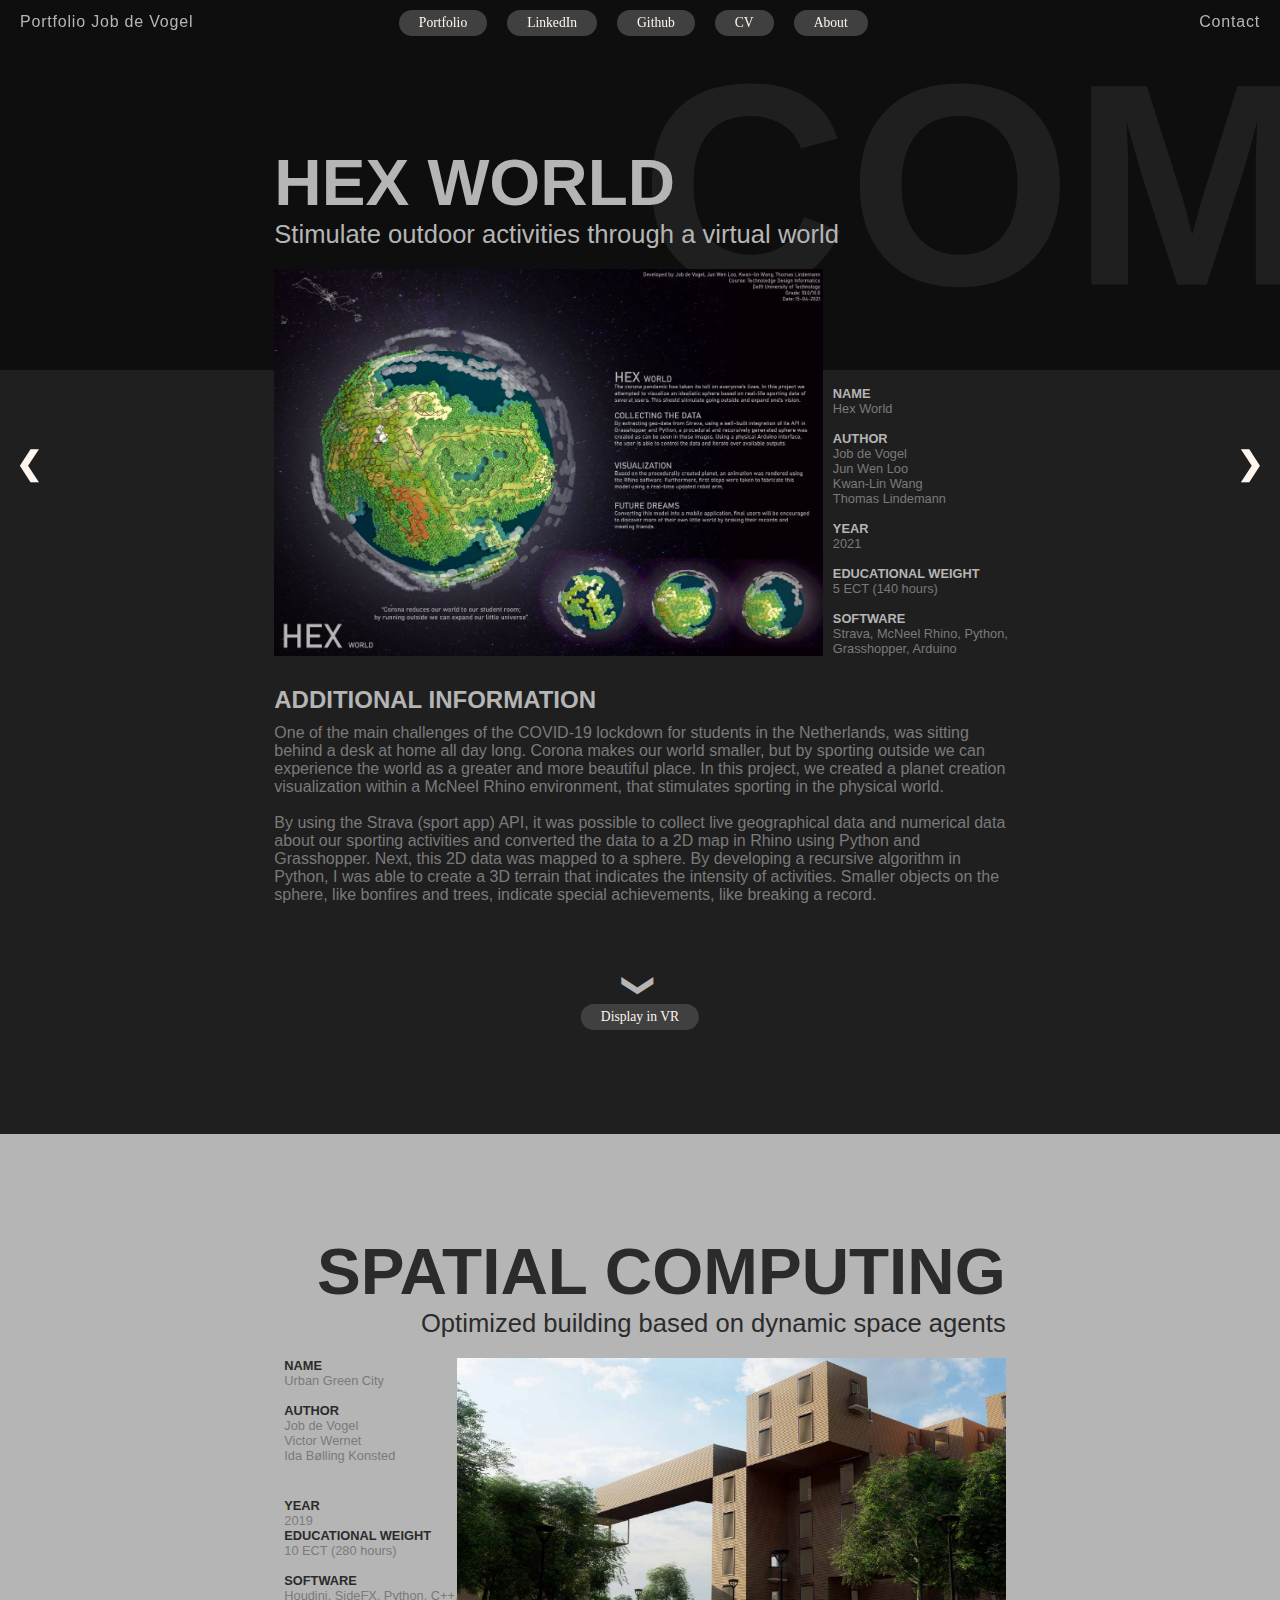
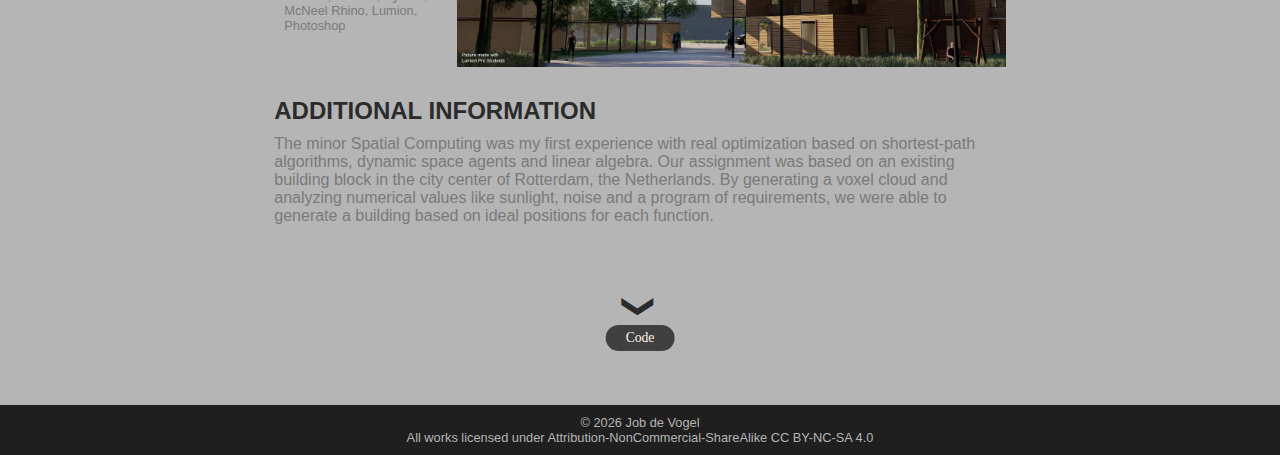
<file: computational.html>
<!DOCTYPE html>
<html>
<head>
    <meta charset='utf-8'>
    <meta name="description" content="Portfolio Building Technology by Job de Vogel. Future building engineer and programmer. Master studet Building Technology at TU Delft University of Technology.">
    <meta name="keywords" content="Building Technology, Architecture, TU Delft, Job de Vogel, Programming, Animation">
    <meta name="author" content="Job de Vogel">
    <meta http-equiv="Cache-control" content="public">
    <title>Portfolio Job de Vogel</title>
    <link href="https://fonts.googleapis.com/css2?family=Roboto:wght@100;300;500;700;900&display=swap" rel="stylesheet; preload" as="style">
    <link rel="stylesheet" href="styles/main.css">
</head>
<body>  
    <div id="container">
        <div id="page-buttons">
            <div id="prevPage" onclick="window.location.href='animation.html';">&#10094;</div>
            <div id="nextPage" onclick="window.location.href='programming.html';">&#10095;</div>
        </div>

        <div id = 'nb' class="navbar-top">
            <div id = 'nc' class="nav-container">
                <div class="left-side">
                    <div class="nav-link-wrapper">
                        <a href="index.html">Portfolio Job de Vogel</a>
                    </div>
                </div>

                <div class="center-side">
                    <div class="nav-link-wrapper">
                        <button class="button" onclick="window.location.href='animation.html';">
                            Portfolio
                        </button>
                    </div>
                    
                    <div class="nav-link-wrapper">
                        <button class="button" onclick=" window.open('https://nl.linkedin.com/in/job-de-vogel-1b99a616b/en', '_blank', rel='noopener noreferrer')">
                            LinkedIn
                        </button>
                    </div>

                    <div class="nav-link-wrapper">
                        <button class="button" onclick=" window.open('https://github.com/JobdeVogel', '_blank', rel='noopener noreferrer')">
                            Github
                        </button>
                        
                    </div>

                    <div class="nav-link-wrapper">
                        <button class="button" onclick=" window.open('data/pdf/2021_21_04 Curriculum Vitae.pdf', '_blank', rel='noopener noreferrer')">
                            CV
                        </button>
                    </div>

                    <div class="nav-link-wrapper" id="about-button">
                        <button class="button" onclick="window.location.href='about.html';">
                            About
                        </button>
                    </div>
                </div>

                <div class="right-side">
                    <div class="nav-link-wrapper" id="contact-button">
                        <a onclick="window.location.href='contact.html';">Contact</a>
                    </div>
                </div>
            </div>
        </div>

        <div id="header">
            <div id="pageTitleContainer">
                <p class="pageTitle" style="display: none;">Computational&nbspDesign</p>
            </div>
        </div>
        <div id="contentContainer">
            <!------------------------------------------------------------------------------>
            <div id='Computational' class='page'>
                <div id="project-1" class="project">
                    <div class="projectContainer">
                        <div class="contentMiddle">
                            <div class="projectTitle">
                                <h1>Hex World</h1>
                                <h2>Stimulate outdoor activities through a virtual world</h2>
                            </div>
                            <div class="topContent">
                                <img src="data/images/sphere_poster.jpg" alt="">
                                <div class="projectDescription">
                                    <div class="col1">
                                        <p class="descriptionTitle">Name</p>
                                        <p>Hex World</p><br>
                                        <p class="descriptionTitle">Author</p>
                                        <ul>
                                            <li class="Author">Job de Vogel</li>
                                            <li class="Author">Jun Wen Loo</li>
                                            <li class="Author">Kwan-Lin Wang</li>
                                            <li class="Author">Thomas Lindemann</li>
                                        </ul><br>
                                    </div>

                                    <div class="col2">
                                        <p class="descriptionTitle">Year</p>
                                        <p class="Year">2021</p><br>
                                        <p class="descriptionTitle">Educational weight</p>
                                        <p class="ECT">5 ECT (140 hours)</p><br>
                                        <p class="descriptionTitle" style="display: none;">Render hours</p>
                                        <p class="renderHours" style="display: none;">999<br></p>
                                        <p class="descriptionTitle">Software</p>
                                        <p class="software">Strava, McNeel Rhino, Python, Grasshopper, Arduino</p>
                                    </div>
                                </div>
                            </div>
                            <div class="bottomContent">
                                <p class="additionalTitle">Additional Information</p>
                                <details class="additionalInformation">
                                    <summary class="textAdditionalInformation">One of the main challenges of the COVID-19 lockdown for students in the Netherlands, was sitting behind a desk at home all day long. Corona makes our world smaller, but by sporting outside we can experience the world as a greater and more beautiful place. In this project, we created a planet creation visualization within a McNeel Rhino environment, that stimulates sporting in the physical world. <br><br>By using the Strava (sport app) API, it was possible to collect live geographical data and numerical data about our sporting activities and converted the data to a 2D map in Rhino using Python and Grasshopper. Next, this 2D data was mapped to a sphere. By developing a recursive algorithm in Python, I was able to create a 3D terrain that indicates the intensity of activities. Smaller objects on the sphere, like bonfires and trees, indicate special achievements, like breaking a record.</summary>
                                    <p class="textAdditionalInformation">For this project we used several methods and techniques. Personally, I was responsible for guiding the team, because of my prior knowledge in (visual) programming. My main personal contributions are mentioned in the previous paragraph. Other teammates focused on converting our digital model to a fabrication model using Robots, and outputting the data using Arduino. Our project was graded with a 10/10.<br><br>
                                        To visualize this project, we used McNeel Rhino as main interface. The data was collected using IronPython (expecially webscraping libraries). Using the PyFirmata Python 3 package I helped my teammates to convert the output to a physical Arduino output. The video on the left is a visualization of the recursive mountainization algorithm.</p>
                                </details>
                                <div class="moreInfoButton">
                                    <button onclick=" window.open('https://sketchfab.com/3d-models/the-hex-world-673ff04e51074a0981a9286827c9c02d', '_blank', rel='noopener noreferrer')">Display in VR</button>
                                </div>
                            </div>
                            
                        </div>
                    </div>
                </div>
                <div id="project-2" class="project">
                    <div class="projectContainer">
                        <div class="contentMiddle">
                            <div class="projectTitle">
                                <h1>Spatial Computing</h1>
                                <h2>Optimized building based on dynamic space agents</h2>
                            </div>
                            
                            <div class="topContent">
                                <div class="projectDescription">
                                    <div class="col1">
                                        <p class="descriptionTitle">Name</p>
                                        <p>Urban Green City</p><br>
                                        <p class="descriptionTitle">Author</p>
                                        <ul>
                                            <li class="Author">Job de Vogel</li>
                                            <li class="Author">Victor Wernet</li>
                                            <li class="Author">Ida Bølling Konsted</li>
                                        </ul>
                                    </div>
                                    
                                    <div class="col2">
                                        <p class="descriptionTitle">Year</p>
                                        <p class="Year">2019</p>
                                        <p class="descriptionTitle">Educational weight</p>
                                        <p class="ECT">10 ECT (280 hours)</p><br>
                                        <p class="descriptionTitle" style="display: none;">Render hours</p>
                                        <p class="renderHours" style="display: none;">999<br></p>
                                        <p class="descriptionTitle">Software</p>
                                        <p class="software">Houdini, SideFX, Python, C++, McNeel Rhino, Lumion,<br>Photoshop</p>
                                    </div>
                                </div>

                                <img src="data/images/spatial_computing_web.jpg" alt="">
                            </div>
                            <div class="bottomContent">
                                <p class="additionalTitle">Additional Information</p>
                                <details class="additionalInformation">
                                    <summary class="textAdditionalInformation">The minor Spatial Computing was my first experience with real optimization based on shortest-path algorithms, dynamic space agents and linear algebra. Our assignment was based on an existing building block in the city center of Rotterdam, the Netherlands. By generating a voxel cloud and analyzing numerical values like sunlight, noise and a program of requirements, we were able to generate a building based on ideal positions for each function.</summary>
                                    <p class="textAdditionalInformation">For this project, we used Houdini and the programming language SideFX, C++ and Python. Within the group, I was responsible for the dynamic placement of the program functions. After completing this minor, I rebuilt the A-start path finding algorithm to a Grasshopper implementation, to use in future projects. The final renders were made using Rhino and Lumion.</p>
                                </details>
                                <div class="moreInfoButton">
                                    <button onclick=" window.open('https://github.com/JobdeVogel/Spatial-Computing-Urban-Green-City', '_blank', rel='noopener noreferrer')">Code</button>
                                </div>
                            </div>
                        </div>
                    </div>

                <!-- ADD FUTURE PROJECTS HERE UNDER PROJECT 3 AND 4-->    
                </div>
                <div id="project-3" class="project" style="display:none;">
                    <div class="projectContainer">
                        <div class="contentMiddle">
                            <div class="projectTitle">
                                <h1>Project Title</h1>
                                <h2>Subtitle with interesting information</h2>
                            </div>
                            <div class="topContent">
                                <img src="data/images/sphere_poster.jpg" alt="">
                                <div class="projectDescription">
                                    <div class="col1">
                                        <p class="descriptionTitle">Name</p>
                                        <p>Name project</p><br>
                                        <p class="descriptionTitle">Author</p>
                                        <ul>
                                            <li class="Author">Author1</li>
                                            <li class="Author">Author2</li>
                                            <li class="Author">Author3</li>
                                            <li class="Author">Author4</li>
                                        </ul><br>
                                    </div>

                                    <div class="col2">
                                        <p class="descriptionTitle">Year</p>
                                        <p class="Year">2099</p><br>
                                        <p class="descriptionTitle">Educational weight</p>
                                        <p class="ECT">10 ECT (280 hours)</p><br>
                                        <p class="descriptionTitle">Render hours</p>
                                        <p class="renderHours"3>999</p><br>
                                        <p class="descriptionTitle">Software</p>
                                        <p class="software">Software1, Software2,<br>Software3, Software4</p>
                                    </div>
                                </div>
                            </div>
                            <div class="bottomContent">
                                <p class="additionalTitle">Additional Information</p>
                                <details class="additionalInformation">Additional Information
                                    <summary class="textAdditionalInformation">Pellentesque habitant morbi tristique senectus et netus et malesuada fames ac turpis egestas. Vestibulum tortor quam, feugiat vitae, ultricies eget, tempor sit amet, ante. Donec eu libero sit amet quam egestas semper. Aenean ultricies mi vitae est. Mauris placerat eleifend leo. Quisque sit amet est et sapien ullamcorper pharetra. Vestibulum erat wisi, condimentum sed, commodo vitae, ornare sit amet, wisi. Aenean fermentum, elit eget tincidunt condimentum, eros ipsum rutrum orci, sagittis tempus lacus enim ac dui. Donec non enim in turpis pulvinar facilisis. Ut felis. Praesent dapibus, neque id cursus faucibus, tortor neque egestas augue, eu vulputate magna eros eu erat. Aliquam erat volutpat. Nam dui mi, tincidunt quis, accumsan porttitor, facilisis luctus, metus</summary>
                                    <p class="textAdditionalInformation">Pellentesque habitant morbi tristique senectus et netus et malesuada fames ac turpis egestas. Vestibulum tortor quam, feugiat vitae, ultricies eget, tempor sit amet, ante. Donec eu libero sit amet quam egestas semper. Aenean ultricies mi vitae est. Mauris placerat eleifend leo. Quisque sit amet est et sapien ullamcorper pharetra. Vestibulum erat wisi, condimentum sed, commodo vitae, ornare sit amet, wisi. Aenean fermentum, elit eget tincidunt condimentum, eros ipsum rutrum orci, sagittis tempus lacus enim ac dui. Donec non enim in turpis pulvinar facilisis. Ut felis. Praesent dapibus, neque id cursus faucibus, tortor neque egestas augue, eu vulputate magna eros eu erat. Aliquam erat volutpat. Nam dui mi, tincidunt quis, accumsan porttitor, facilisis luctus, metus</p>
                                </details>
                                <div class="moreInfoButton">
                                    <button>Code</button>
                                </div>
                            </div>
                            
                        </div>
                    </div>
                </div>
                <div id="project-4" class="project" style="display:none;">
                    <div class="projectContainer">
                        <div class="contentMiddle">
                            <div class="projectTitle">
                                <h1>Project Title</h1>
                                <h2>Subtitle with interesting information</h2>
                            </div>
                            <div class="topContent">
                                <img src="data/images/sphere_poster.jpg" alt="">
                                <div class="projectDescription">
                                    <div class="col1">
                                        <p class="descriptionTitle">Name</p>
                                        <p>Name project</p><br>
                                        <p class="descriptionTitle">Author</p>
                                        <ul>
                                            <li class="Author">Author1</li>
                                            <li class="Author">Author2</li>
                                            <li class="Author">Author3</li>
                                            <li class="Author">Author4</li>
                                        </ul><br>
                                    </div>

                                    <div class="col2">
                                        <p class="descriptionTitle">Year</p>
                                        <p class="Year">2099</p><br>
                                        <p class="descriptionTitle">Educational weight</p>
                                        <p class="ECT">10 ECT (280 hours)</p><br>
                                        <p class="descriptionTitle">Render hours</p>
                                        <p class="renderHours"3>999</p><br>
                                        <p class="descriptionTitle">Software</p>
                                        <p class="software">Software1, Software2,<br>Software3, Software4</p>
                                    </div>
                                </div>
                            </div>
                            <div class="bottomContent">
                                <p class="additionalTitle">Additional Information</p>
                                <details class="additionalInformation">Additional Information
                                    <summary class="textAdditionalInformation">Pellentesque habitant morbi tristique senectus et netus et malesuada fames ac turpis egestas. Vestibulum tortor quam, feugiat vitae, ultricies eget, tempor sit amet, ante. Donec eu libero sit amet quam egestas semper. Aenean ultricies mi vitae est. Mauris placerat eleifend leo. Quisque sit amet est et sapien ullamcorper pharetra. Vestibulum erat wisi, condimentum sed, commodo vitae, ornare sit amet, wisi. Aenean fermentum, elit eget tincidunt condimentum, eros ipsum rutrum orci, sagittis tempus lacus enim ac dui. Donec non enim in turpis pulvinar facilisis. Ut felis. Praesent dapibus, neque id cursus faucibus, tortor neque egestas augue, eu vulputate magna eros eu erat. Aliquam erat volutpat. Nam dui mi, tincidunt quis, accumsan porttitor, facilisis luctus, metus</summary>
                                    <p class="textAdditionalInformation">Pellentesque habitant morbi tristique senectus et netus et malesuada fames ac turpis egestas. Vestibulum tortor quam, feugiat vitae, ultricies eget, tempor sit amet, ante. Donec eu libero sit amet quam egestas semper. Aenean ultricies mi vitae est. Mauris placerat eleifend leo. Quisque sit amet est et sapien ullamcorper pharetra. Vestibulum erat wisi, condimentum sed, commodo vitae, ornare sit amet, wisi. Aenean fermentum, elit eget tincidunt condimentum, eros ipsum rutrum orci, sagittis tempus lacus enim ac dui. Donec non enim in turpis pulvinar facilisis. Ut felis. Praesent dapibus, neque id cursus faucibus, tortor neque egestas augue, eu vulputate magna eros eu erat. Aliquam erat volutpat. Nam dui mi, tincidunt quis, accumsan porttitor, facilisis luctus, metus</p>
                                </details>
                                <div class="moreInfoButton">
                                    <button>Code</button>
                                </div>
                            </div>
                            
                        </div>
                    </div>
                </div>
            </div>
            <!------------------------------------------------------------------------------>
        </div>
        <footer>
            &copy; <script>document.write(new Date().getFullYear())</script> Job de Vogel<br>
            All works licensed under Attribution-NonCommercial-ShareAlike CC BY-NC-SA 4.0
        </footer>
    </div>
</body>
<script src="./scripts/hideNavbar.js"></script>
<script src="./scripts/pageButtons.js"></script>
<script src="./scripts/scrollAnimations.js"></script>
<script src="./scripts/slideButtons.js"></script>
</html>
</file>
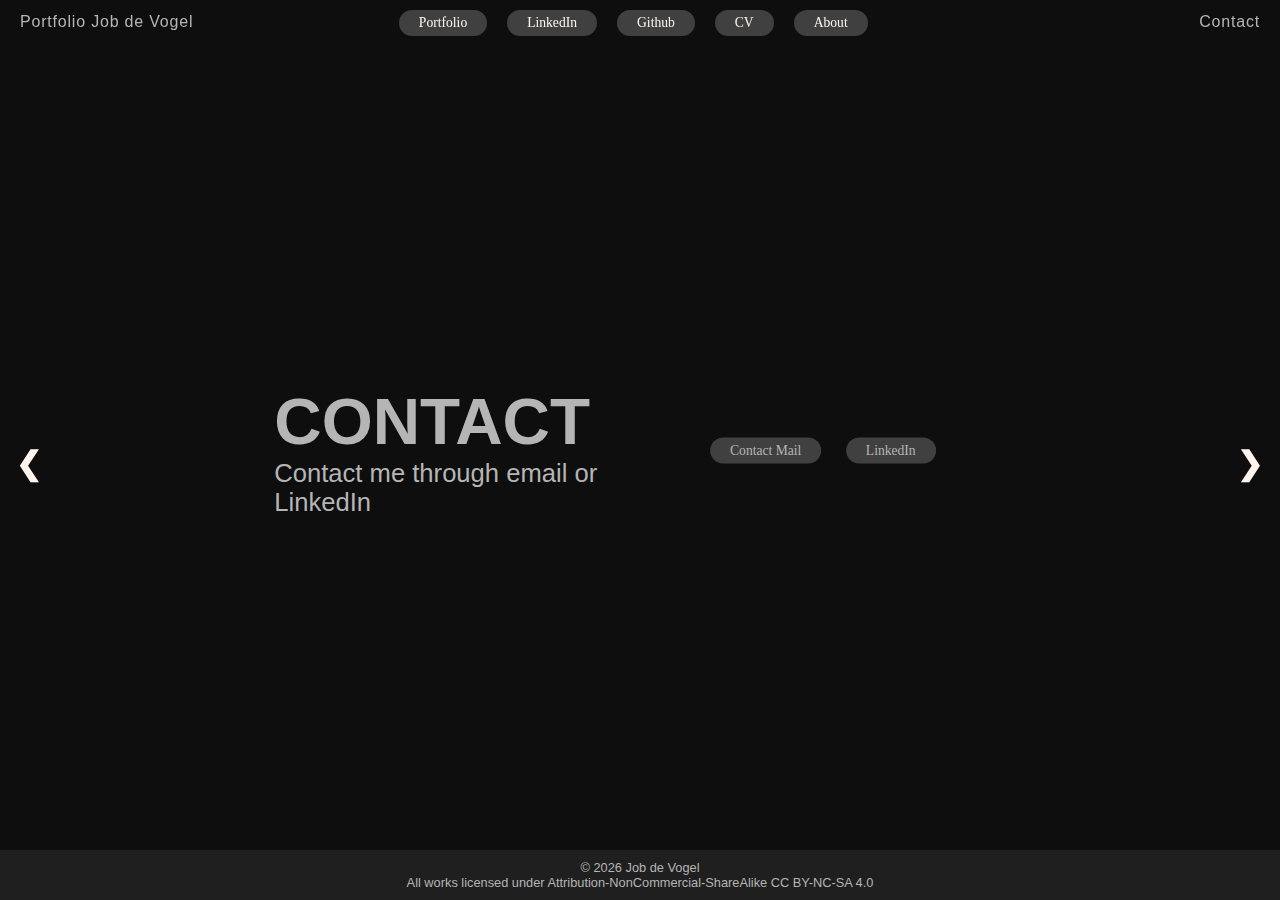
<file: contact.html>
<!DOCTYPE html>
<html>
<head>
    <meta charset='utf-8'>
    <meta name="description" content="Portfolio Building Technology by Job de Vogel. Future building engineer and programmer. Master studet Building Technology at TU Delft University of Technology.">
    <meta name="keywords" content="Building Technology, Architecture, TU Delft, Job de Vogel, Programming, Animation">
    <meta name="author" content="Job de Vogel">
    <meta http-equiv="Cache-control" content="public">
    <title>Portfolio Job de Vogel</title>
    <link href="https://fonts.googleapis.com/css2?family=Roboto:wght@100;300;500;700;900&display=swap" rel="stylesheet; preload" as="style">
    <link rel="stylesheet" href="styles/main.css">
</head>
<body>  
    <div id="container">
        <div id="page-buttons">
            <div id="prevPage" onclick="window.location.href='about.html';">&#10094;</div>
            <div id="nextPage" onclick="window.location.href='animation.html';">&#10095;</div>
        </div>

        <div id = 'nb' class="navbar-top">
            <div id = 'nc' class="nav-container">
                <div class="left-side">
                    <div class="nav-link-wrapper">
                        <a href="index.html">Portfolio Job de Vogel</a>
                    </div>
                </div>

                <div class="center-side">
                    <div class="nav-link-wrapper">
                        <button class="button" onclick="window.location.href='animation.html';">
                            Portfolio
                        </button>
                    </div>
                    
                    <div class="nav-link-wrapper">
                        <button class="button" onclick=" window.open('https://nl.linkedin.com/in/job-de-vogel-1b99a616b/en', '_blank', rel='noopener noreferrer')">
                            LinkedIn
                        </button>
                    </div>

                    <div class="nav-link-wrapper">
                        <button class="button" onclick=" window.open('https://github.com/JobdeVogel', '_blank', rel='noopener noreferrer')">
                            Github
                        </button>
                        
                    </div>

                    <div class="nav-link-wrapper">
                        <button class="button" onclick=" window.open('data/pdf/2021_21_04 Curriculum Vitae.pdf', '_blank', rel='noopener noreferrer')">
                            CV
                        </button>
                    </div>

                    <div class="nav-link-wrapper" id="about-button">
                        <button class="button" onclick="window.location.href='about.html';">
                            About
                        </button>
                    </div>
                </div>

                <div class="right-side">
                    <div class="nav-link-wrapper" id="contact-button">
                        <a onclick="window.location.href='contact.html';">Contact</a>
                    </div>
                </div>
            </div>
        </div>

        <div id="header">
            <div id="pageTitleContainer">
                <p class="pageTitle" style="display: none;">Contact</p>
            </div>
        </div>
        <div id="contentContainer">
            <!------------------------------------------------------------------------------>
            <div id='Contact' class='page' style="display: none;">
                <div id="project-1" class="project">
                    <div class="projectContainer">
                        <div class="contentMiddle">
                            <div class="projectTitle">
                                <h1>Contact</h1>
                                <h2>Contact me through email or LinkedIn</h2>
                            </div>
                            <div class="bottomContent">
                                <div class="moreInfoButton">
                                    <a href="mailto:j.devogel@student.tudelft.nl">Contact Mail</a>
                                    <a id='contact-Linkedin' href='https://nl.linkedin.com/in/job-de-vogel-1b99a616b/en'>LinkedIn</a>
                                </div>
                            </div>
                        </div>
                    </div>
                </div>
                <div id="project-2" class="project" style="display: none;">
                    <div class="projectContainer">
                        <div class="contentMiddle">
                            <div class="projectTitle">
                                <h1>Spatial Computing</h1>
                                <h2>Optimized building based on dynamic space agents</h2>
                            </div>
                            
                            <div class="topContent">
                                <div class="projectDescription">
                                    <div class="col1">
                                        <p class="descriptionTitle">Name</p>
                                        <p>Name project</p><br>
                                        <p class="descriptionTitle">Author</p>
                                        <ul>
                                            <li class="Author">Author1</li>
                                            <li class="Author">Author2</li>
                                            <li class="Author">Author3</li>
                                            <li class="Author">Author4</li>
                                        </ul><br>
                                    </div>

                                    <div class="col2">
                                        <p class="descriptionTitle">Year</p>
                                        <p class="Year">2099</p><br>
                                        <p class="descriptionTitle">Educational weight</p>
                                        <p class="ECT">10 ECT (280 hours)</p><br>
                                        <p class="descriptionTitle">Render hours</p>
                                        <p class="renderHours"3>999</p><br>
                                        <p class="descriptionTitle">Software</p>
                                        <p class="software">Software1, Software2,<br>Software3, Software4</p>
                                    </div>
                                </div>

                                <img src="data/images/spatial_computing_web.jpg" alt="">
                            </div>
                            <div class="bottomContent">
                                <p class="additionalTitle">Additional Information</p>
                                <details class="additionalInformation">
                                    <summary class="textAdditionalInformation">The minor Spatial Computing was my first experience with real optimization based on shortest-path algorithms, dynamic space agents and linear algebra. Our assignment was based on an existing building block in the city center of Rotterdam, the Netherlands. By generating a voxel cloud and analyzing numerical values like sunlight, noise and a program of requirements, we were able to generate a building based on ideal positions for each function.</summary>
                                    <p class="textAdditionalInformation">For this project, we used Houdini and the programming language SideFX, C++ and Python. Within the group, I was responsible for the dynamic placement of the program functions. After completing this minor, I rebuilt the A-start path finding algorithm to a Grasshopper implementation, to use in future projects. The final renders were made using Rhino and Lumion.</p>
                                </details>
                                <div class="moreInfoButton">
                                    <button>Code</button>
                                </div>
                            </div>
                        </div>
                    </div>
                </div>
                <div id="project-3" class="project" style="display: none;">
                    <div class="projectContainer">
                        <div class="contentMiddle">
                            <div class="projectTitle">
                                <h1>Hex World</h1>
                                <h2>Stimulate outdoor activities through a virtual world</h2>
                            </div>
                            <div class="topContent">
                                <img src="data/images/sphere_poster.jpg" alt="">
                                <div class="projectDescription">
                                    <div class="col1">
                                        <p class="descriptionTitle">Name</p>
                                        <p>Name project</p><br>
                                        <p class="descriptionTitle">Author</p>
                                        <ul>
                                            <li class="Author">Author1</li>
                                            <li class="Author">Author2</li>
                                            <li class="Author">Author3</li>
                                            <li class="Author">Author4</li>
                                        </ul><br>
                                    </div>

                                    <div class="col2">
                                        <p class="descriptionTitle">Year</p>
                                        <p class="Year">2099</p><br>
                                        <p class="descriptionTitle">Educational weight</p>
                                        <p class="ECT">10 ECT (280 hours)</p><br>
                                        <p class="descriptionTitle">Render hours</p>
                                        <p class="renderHours"3>999</p><br>
                                        <p class="descriptionTitle">Software</p>
                                        <p class="software">Software1, Software2,<br>Software3, Software4</p>
                                    </div>
                                </div>
                            </div>
                            <div class="bottomContent">
                                <p class="additionalTitle">Additional Information</p>
                                <details class="additionalInformation">Additional Information
                                    <summary class="textAdditionalInformation">Pellentesque habitant morbi tristique senectus et netus et malesuada fames ac turpis egestas. Vestibulum tortor quam, feugiat vitae, ultricies eget, tempor sit amet, ante. Donec eu libero sit amet quam egestas semper. Aenean ultricies mi vitae est. Mauris placerat eleifend leo. Quisque sit amet est et sapien ullamcorper pharetra. Vestibulum erat wisi, condimentum sed, commodo vitae, ornare sit amet, wisi. Aenean fermentum, elit eget tincidunt condimentum, eros ipsum rutrum orci, sagittis tempus lacus enim ac dui. Donec non enim in turpis pulvinar facilisis. Ut felis. Praesent dapibus, neque id cursus faucibus, tortor neque egestas augue, eu vulputate magna eros eu erat. Aliquam erat volutpat. Nam dui mi, tincidunt quis, accumsan porttitor, facilisis luctus, metus</summary>
                                    <p class="textAdditionalInformation">Pellentesque habitant morbi tristique senectus et netus et malesuada fames ac turpis egestas. Vestibulum tortor quam, feugiat vitae, ultricies eget, tempor sit amet, ante. Donec eu libero sit amet quam egestas semper. Aenean ultricies mi vitae est. Mauris placerat eleifend leo. Quisque sit amet est et sapien ullamcorper pharetra. Vestibulum erat wisi, condimentum sed, commodo vitae, ornare sit amet, wisi. Aenean fermentum, elit eget tincidunt condimentum, eros ipsum rutrum orci, sagittis tempus lacus enim ac dui. Donec non enim in turpis pulvinar facilisis. Ut felis. Praesent dapibus, neque id cursus faucibus, tortor neque egestas augue, eu vulputate magna eros eu erat. Aliquam erat volutpat. Nam dui mi, tincidunt quis, accumsan porttitor, facilisis luctus, metus</p>
                                </details>
                                <div class="moreInfoButton">
                                    <button>Code</button>
                                </div>
                            </div>
                            
                        </div>
                    </div>
                </div>
                <div id="project-4" class="project" style="display: none;">
                    <div class="projectContainer">
                        <div class="contentMiddle">
                            <div class="projectTitle">
                                <h1>Hex World</h1>
                                <h2>Stimulate outdoor activities through a virtual world</h2>
                            </div>
                            <div class="topContent">
                                <div class="projectDescription">
                                    <div class="col1">
                                        <p class="descriptionTitle">Name</p>
                                        <p>Name project</p><br>
                                        <p class="descriptionTitle">Author</p>
                                        <ul>
                                            <li class="Author">Author1</li>
                                            <li class="Author">Author2</li>
                                            <li class="Author">Author3</li>
                                            <li class="Author">Author4</li>
                                        </ul><br>
                                    </div>

                                    <div class="col2">
                                        <p class="descriptionTitle">Year</p>
                                        <p class="Year">2099</p><br>
                                        <p class="descriptionTitle">Educational weight</p>
                                        <p class="ECT">10 ECT (280 hours)</p><br>
                                        <p class="descriptionTitle">Render hours</p>
                                        <p class="renderHours"3>999</p><br>
                                        <p class="descriptionTitle">Software</p>
                                        <p class="software">Software1, Software2,<br>Software3, Software4</p>
                                    </div>
                                </div>

                                <img src="data/images/sphere_poster.jpg" alt="">
                            </div>

                            <div class="bottomContent">
                                <p class="additionalTitle">Additional Information</p>
                                <details class="additionalInformation">Additional Information
                                    <summary class="textAdditionalInformation">Pellentesque habitant morbi tristique senectus et netus et malesuada fames ac turpis egestas. Vestibulum tortor quam, feugiat vitae, ultricies eget, tempor sit amet, ante. Donec eu libero sit amet quam egestas semper. Aenean ultricies mi vitae est. Mauris placerat eleifend leo. Quisque sit amet est et sapien ullamcorper pharetra. Vestibulum erat wisi, condimentum sed, commodo vitae, ornare sit amet, wisi. Aenean fermentum, elit eget tincidunt condimentum, eros ipsum rutrum orci, sagittis tempus lacus enim ac dui. Donec non enim in turpis pulvinar facilisis. Ut felis. Praesent dapibus, neque id cursus faucibus, tortor neque egestas augue, eu vulputate magna eros eu erat. Aliquam erat volutpat. Nam dui mi, tincidunt quis, accumsan porttitor, facilisis luctus, metus</summary>
                                    <p class="textAdditionalInformation">Pellentesque habitant morbi tristique senectus et netus et malesuada fames ac turpis egestas. Vestibulum tortor quam, feugiat vitae, ultricies eget, tempor sit amet, ante. Donec eu libero sit amet quam egestas semper. Aenean ultricies mi vitae est. Mauris placerat eleifend leo. Quisque sit amet est et sapien ullamcorper pharetra. Vestibulum erat wisi, condimentum sed, commodo vitae, ornare sit amet, wisi. Aenean fermentum, elit eget tincidunt condimentum, eros ipsum rutrum orci, sagittis tempus lacus enim ac dui. Donec non enim in turpis pulvinar facilisis. Ut felis. Praesent dapibus, neque id cursus faucibus, tortor neque egestas augue, eu vulputate magna eros eu erat. Aliquam erat volutpat. Nam dui mi, tincidunt quis, accumsan porttitor, facilisis luctus, metus</p>
                                </details>
                                <div class="moreInfoButton">
                                    <button>Code</button>
                                </div>
                            </div> 
                        </div>
                    </div>
                </div>
            </div>
            <!------------------------------------------------------------------------------>    
        </div>
        <footer>
            &copy; <script>document.write(new Date().getFullYear())</script> Job de Vogel<br>
            All works licensed under Attribution-NonCommercial-ShareAlike CC BY-NC-SA 4.0
        </footer>
    </div>
</body>
<script src="./scripts/hideNavbar.js"></script>
<script src="./scripts/pageButtons.js"></script>
<script src="./scripts/scrollAnimations.js"></script>
<script src="./scripts/slideButtons.js"></script>
</html>
</file>
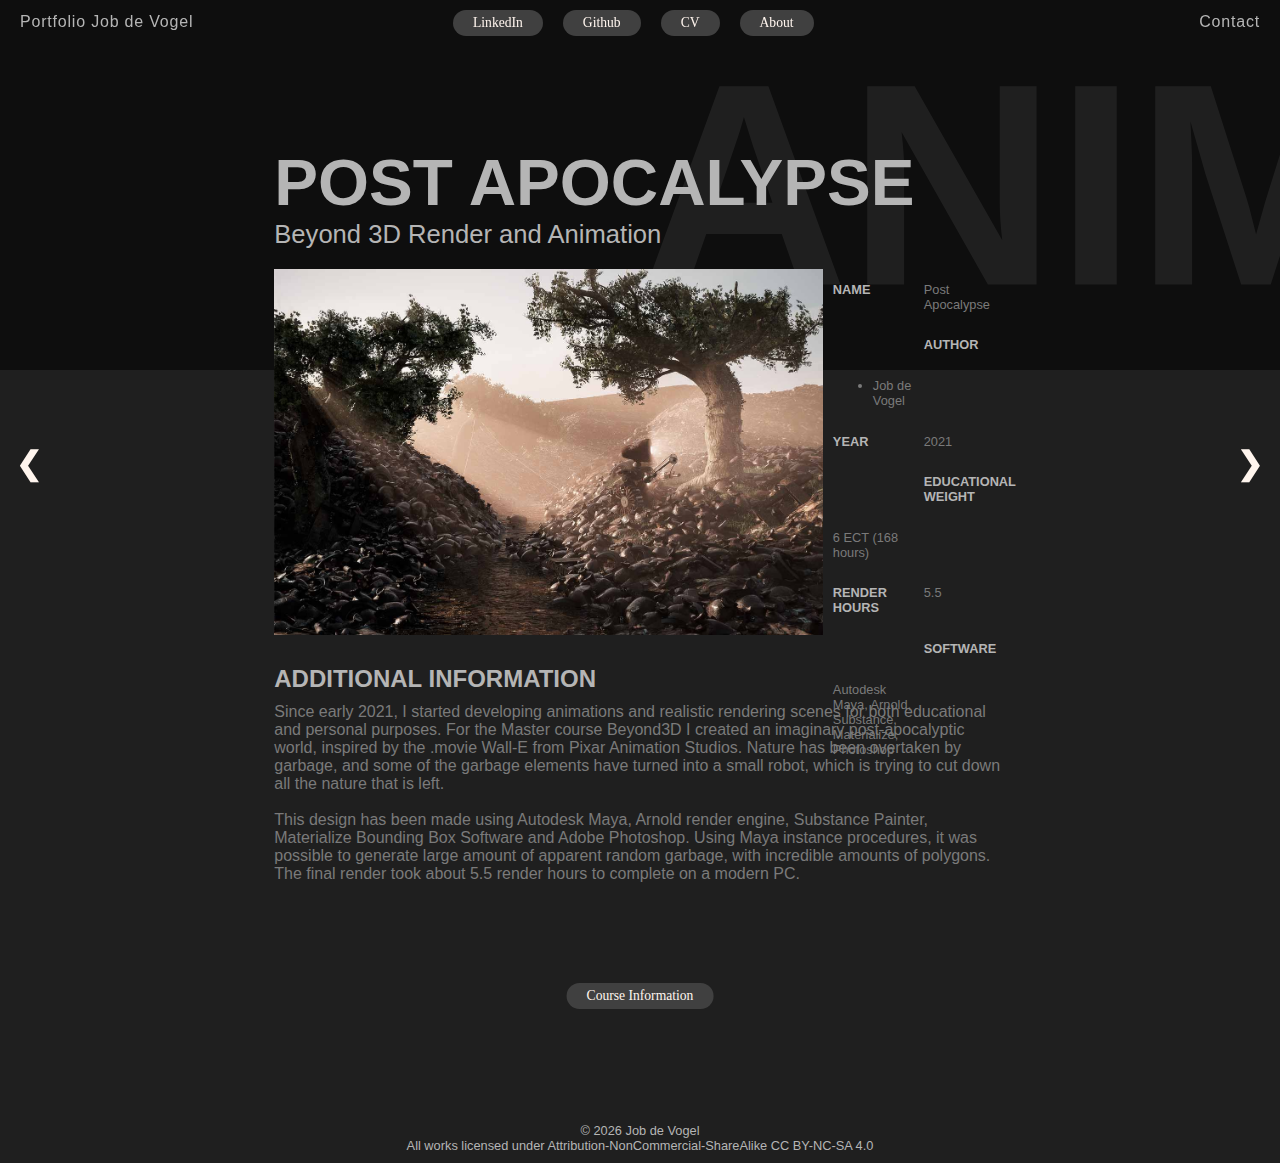
<file: pages.html>
<!DOCTYPE html>
<html>
<head>
    <meta charset='utf-8'>
    <meta name="description" content="Portfolio Building Technology by Job de Vogel. Future building engineer and programmer. Master studet Building Technology at TU Delft University of Technology.">
    <meta name="keywords" content="Building Technology, Architecture, TU Delft, Job de Vogel, Programming, Animation">
    <meta name="author" content="Job de Vogel">
    <meta http-equiv="Cache-control" content="public">
    <title>Portfolio Job de Vogel</title>
    <link href="https://fonts.googleapis.com/css2?family=Roboto:wght@100;300;500;700;900&display=swap" rel="stylesheet; preload" as="style">
    <link rel="stylesheet" href="styles/main.css">
</head>
<body>  
    <div id="container">
        <div id="page-buttons">
            <div id="prevPage" onclick="ShowPreviousPage()">&#10094;</div>
            <div id="nextPage" onclick="ShowNextPage()">&#10095;</div>
        </div>

        <div id = 'nb' class="navbar-top">
            <div id = 'nc' class="nav-container">
                <div class="left-side">
                    <div class="nav-link-wrapper">
                        <a href="index.html">Portfolio Job de Vogel</a>
                    </div>
                </div>

                <div class="center-side">
                    <div class="nav-link-wrapper">
                        <button class="button" onclick=" window.open('https://nl.linkedin.com/in/job-de-vogel-1b99a616b/en', '_blank', rel='noopener noreferrer')">
                            LinkedIn
                        </button>
                    </div>

                    <div class="nav-link-wrapper">
                        <button class="button" onclick=" window.open('https://github.com/JobdeVogel', '_blank', rel='noopener noreferrer')">
                            Github
                        </button>
                        
                    </div>

                    <div class="nav-link-wrapper">
                        <button class="button" onclick=" window.open('data/pdf/2021_21_04 Curriculum Vitae.pdf', '_blank', rel='noopener noreferrer')">
                            CV
                        </button>
                    </div>

                    <div class="nav-link-wrapper" id="about-button">
                        <button class="button" onclick="ShowPage(5)">
                            About
                        </button>
                    </div>
                </div>

                <div class="right-side">
                    <div class="nav-link-wrapper" id="contact-button">
                        <a onclick="ShowPage(6)">Contact</a>
                    </div>
                </div>
            </div>
        </div>

        <div id="header">
            <div id="pageTitleContainer">
                <p class="pageTitle" style="display: none;">Animation</p>
                <p class="pageTitle" style="display: none;">Computational&nbspDesign</p>
                <p class="pageTitle" style="display: none;">Programming</p>
                <p class="pageTitle" style="display: none;">Architecture</p>
                <p class="pageTitle" style="display: none;">Building&nbspTechnology</p>
                <p class="pageTitle" style="display: none;">About</p>
                <p class="pageTitle" style="display: none;">Contact</p>
            </div>
        </div>
        <div id="contentContainer">
            <!------------------------------------------------------------------------------>
            <div id='Animation' class='page' style="display: none;">        

                <div id="project-1" class="project">
                    <div class="projectContainer">
                        <div class="contentMiddle">
                            <div class="projectTitle">
                                <h1>Post Apocalypse</h1>
                                <h2>Beyond 3D Render and Animation</h2>
                            </div>
                            <div class="topContent">
                                <img src="data/images/b3d_web.jpg" alt="">
                                <div class="projectDescription">
                                    <p class="descriptionTitle">Name</p>
                                    <p>Post Apocalypse</p><br>
                                    <p class="descriptionTitle">Author</p>
                                    <ul>
                                        <li class="Author">Job de Vogel</li>
                                    </ul><br>
                                    <p class="descriptionTitle">Year</p>
                                    <p class="Year">2021</p><br>
                                    <p class="descriptionTitle">Educational weight</p>
                                    <p class="ECT">6 ECT (168 hours)</p><br>
                                    <p class="descriptionTitle">Render hours</p>
                                    <p class="renderHours">5.5</p><br>
                                    <p class="descriptionTitle">Software</p>
                                    <p class="software">Autodesk Maya, Arnold, Substance, Materialize, Photoshop</p>
                                </div>
                            </div>
                            <div class="bottomContent">
                                <p class="additionalTitle">Additional Information</p>
                                <details class="additionalInformation">
                                    <summary class="textAdditionalInformation">Since early 2021, I started developing animations and realistic rendering scenes for both educational and personal purposes. For the Master course Beyond3D I created an imaginary post-apocalyptic world, inspired by the .movie Wall-E from Pixar Animation Studios. Nature has been overtaken by garbage, and some of the garbage elements have turned into a small robot, which is trying to cut down all the nature that is left.<br><br>This design has been made using Autodesk Maya, Arnold render engine, Substance Painter, Materialize Bounding Box Software and Adobe Photoshop. Using Maya instance procedures, it was possible to generate large amount of apparent random garbage, with incredible amounts of polygons. The final render took about 5.5 render hours to complete on a modern PC.</summary>
                                </details>
                                <div class="moreInfoButton">
                                    <button onclick=" window.open('http://toi.bk.tudelft.nl/?p=ar0771', '_blank', rel='noopener noreferrer')">Course Information</button>
                                </div>
                            </div>
                        </div>
                    </div>
                </div>
                <div id="project-2" class="project" style="display: none;">
                    <div class="projectContainer">
                        <div class="contentMiddle">
                            <div class="projectTitle">
                                <h1>Movie intro animation</h1>
                                <h2>Lustrum film C.S.R. Delft</h2>
                            </div>
                            
                            <video src=""></video>

                            <div class="topContent">
                                <div class="projectDescription">
                                    <p class="descriptionTitle">Name</p>
                                    <p>Lustrum film C.S.R. Delft</p><br>
                                    <p class="descriptionTitle">Author</p>
                                    <ul>
                                        <li class="Author">Job de Vogel</li>
                                    </ul><br>
                                    <p class="descriptionTitle">Year</p>
                                    <p class="Year">2021-2022</p>
                                    <p class="descriptionTitle">Educational weight</p>
                                    <p class="ECT">no ECT (6 weeks)</p><br>
                                    <p class="descriptionTitle">Render hours</p>
                                    <p class="renderHours">680<br></p>
                                    <p class="descriptionTitle">Software</p>
                                    <p class="software">Autodesk Maya, Arnold, After Effects</p>
                                </div>
                            </div>
                            <div class="bottomContent">
                                <p class="additionalTitle">Additional Information</p>
                                <details class="additionalInformation">
                                    <summary class="textAdditionalInformation">After finishing by first stationary render using Maya in early 2021, I developed my first animation, based on the 20th Century Fox intro animation. This project took about 6 full-time weeks to complete. The second part of the animation is a stylistic interpretation on a building from 1967; a cinema in the center of Delft, the Netherlands.</summary>
                                    <p class="textAdditionalInformation">Although this is just a short animation of 50 seconds, rendering took 680 render hours on a renderfarm. Afterwards, the movie was edited in Adobe After Effects and Premiere Pro. All the geometry and textures visible were created by myself in Autodesk Maya.</p>
                                </details>
                                <div class="moreInfoButton">
                                    <button>Code</button>
                                </div>
                            </div>
                        </div>
                    </div>
                </div>

                <!-- ADD FUTURE PROJECTS HERE UNDER PROJECT 3 AND PROJECT 4-->
                <div id="project-3" class="project" style="display: none;">
                    <div class="projectContainer">
                        <div class="contentMiddle">
                            <div class="projectTitle">
                                <h1>Project Title</h1>
                                <h2>Subtitle with interesting information</h2>
                            </div>
                            <div class="topContent">
                                <img src="data/images/sphere_poster.jpg" alt="">
                                <div class="projectDescription">
                                    <p class="descriptionTitle">Name</p>
                                    <p>Name project</p><br>
                                    <p class="descriptionTitle">Author</p>
                                    <ul>
                                        <li class="Author">Author1</li>
                                        <li class="Author">Author2</li>
                                        <li class="Author">Author3</li>
                                        <li class="Author">Author4</li>
                                    </ul><br>
                                    <p class="descriptionTitle">Year</p>
                                    <p class="Year">2099</p><br>
                                    <p class="descriptionTitle">Educational weight</p>
                                    <p class="ECT">10 ECT (280 hours)</p><br>
                                    <p class="descriptionTitle">Render hours</p>
                                    <p class="renderHours"3>999</p><br>
                                    <p class="descriptionTitle">Software</p>
                                    <p class="software">Software1, Software2,<br>Software3, Software4</p>
                                </div>
                            </div>
                            <div class="bottomContent">
                                <p class="additionalTitle">Additional Information</p>
                                <details class="additionalInformation">Additional Information
                                    <summary class="textAdditionalInformation">Pellentesque habitant morbi tristique senectus et netus et malesuada fames ac turpis egestas. Vestibulum tortor quam, feugiat vitae, ultricies eget, tempor sit amet, ante. Donec eu libero sit amet quam egestas semper. Aenean ultricies mi vitae est. Mauris placerat eleifend leo. Quisque sit amet est et sapien ullamcorper pharetra. Vestibulum erat wisi, condimentum sed, commodo vitae, ornare sit amet, wisi. Aenean fermentum, elit eget tincidunt condimentum, eros ipsum rutrum orci, sagittis tempus lacus enim ac dui. Donec non enim in turpis pulvinar facilisis. Ut felis. Praesent dapibus, neque id cursus faucibus, tortor neque egestas augue, eu vulputate magna eros eu erat. Aliquam erat volutpat. Nam dui mi, tincidunt quis, accumsan porttitor, facilisis luctus, metus</summary>
                                    <p class="textAdditionalInformation">Pellentesque habitant morbi tristique senectus et netus et malesuada fames ac turpis egestas. Vestibulum tortor quam, feugiat vitae, ultricies eget, tempor sit amet, ante. Donec eu libero sit amet quam egestas semper. Aenean ultricies mi vitae est. Mauris placerat eleifend leo. Quisque sit amet est et sapien ullamcorper pharetra. Vestibulum erat wisi, condimentum sed, commodo vitae, ornare sit amet, wisi. Aenean fermentum, elit eget tincidunt condimentum, eros ipsum rutrum orci, sagittis tempus lacus enim ac dui. Donec non enim in turpis pulvinar facilisis. Ut felis. Praesent dapibus, neque id cursus faucibus, tortor neque egestas augue, eu vulputate magna eros eu erat. Aliquam erat volutpat. Nam dui mi, tincidunt quis, accumsan porttitor, facilisis luctus, metus</p>
                                </details>
                                <div class="moreInfoButton">
                                    <button>Code</button>
                                </div>
                            </div>
                            
                        </div>
                    </div>
                </div>
                <div id="project-4" class="project" style="display: none;">
                    <div class="projectContainer">
                        <div class="contentMiddle">
                            <div class="projectTitle">
                                <h1>Project Title</h1>
                                <h2>Subtitle with interesting information</h2>
                            </div>
                            <div class="topContent">
                                <img src="data/images/sphere_poster.jpg" alt="">
                                <div class="projectDescription">
                                    <p class="descriptionTitle">Name</p>
                                    <p>Name project</p><br>
                                    <p class="descriptionTitle">Author</p>
                                    <ul>
                                        <li class="Author">Author1</li>
                                        <li class="Author">Author2</li>
                                        <li class="Author">Author3</li>
                                        <li class="Author">Author4</li>
                                    </ul><br>
                                    <p class="descriptionTitle">Year</p>
                                    <p class="Year">2099</p><br>
                                    <p class="descriptionTitle">Educational weight</p>
                                    <p class="ECT">10 ECT (280 hours)</p><br>
                                    <p class="descriptionTitle">Render hours</p>
                                    <p class="renderHours"3>999</p><br>
                                    <p class="descriptionTitle">Software</p>
                                    <p class="software">Software1, Software2,<br>Software3, Software4</p>
                                </div>
                            </div>
                            <div class="bottomContent">
                                <p class="additionalTitle">Additional Information</p>
                                <details class="additionalInformation">Additional Information
                                    <summary class="textAdditionalInformation">Pellentesque habitant morbi tristique senectus et netus et malesuada fames ac turpis egestas. Vestibulum tortor quam, feugiat vitae, ultricies eget, tempor sit amet, ante. Donec eu libero sit amet quam egestas semper. Aenean ultricies mi vitae est. Mauris placerat eleifend leo. Quisque sit amet est et sapien ullamcorper pharetra. Vestibulum erat wisi, condimentum sed, commodo vitae, ornare sit amet, wisi. Aenean fermentum, elit eget tincidunt condimentum, eros ipsum rutrum orci, sagittis tempus lacus enim ac dui. Donec non enim in turpis pulvinar facilisis. Ut felis. Praesent dapibus, neque id cursus faucibus, tortor neque egestas augue, eu vulputate magna eros eu erat. Aliquam erat volutpat. Nam dui mi, tincidunt quis, accumsan porttitor, facilisis luctus, metus</summary>
                                    <p class="textAdditionalInformation">Pellentesque habitant morbi tristique senectus et netus et malesuada fames ac turpis egestas. Vestibulum tortor quam, feugiat vitae, ultricies eget, tempor sit amet, ante. Donec eu libero sit amet quam egestas semper. Aenean ultricies mi vitae est. Mauris placerat eleifend leo. Quisque sit amet est et sapien ullamcorper pharetra. Vestibulum erat wisi, condimentum sed, commodo vitae, ornare sit amet, wisi. Aenean fermentum, elit eget tincidunt condimentum, eros ipsum rutrum orci, sagittis tempus lacus enim ac dui. Donec non enim in turpis pulvinar facilisis. Ut felis. Praesent dapibus, neque id cursus faucibus, tortor neque egestas augue, eu vulputate magna eros eu erat. Aliquam erat volutpat. Nam dui mi, tincidunt quis, accumsan porttitor, facilisis luctus, metus</p>
                                </details>
                                <div class="moreInfoButton">
                                    <button>Code</button>
                                </div>
                            </div>
                            
                        </div>
                    </div>
                </div>
            </div>
            <!------------------------------------------------------------------------------>
            <div id='Computational' class='page' style="display: none;">
                <div id="project-1" class="project">
                    <div class="projectContainer">
                        <div class="contentMiddle">
                            <div class="projectTitle">
                                <h1>Hex World</h1>
                                <h2>Stimulate outdoor activities through a virtual world</h2>
                            </div>
                            <div class="topContent">
                                <img src="data/images/sphere_poster.jpg" alt="">
                                <div class="projectDescription">
                                    <p class="descriptionTitle">Name</p>
                                    <p>Hex World</p><br>
                                    <p class="descriptionTitle">Author</p>
                                    <ul>
                                        <li class="Author">Job de Vogel</li>
                                        <li class="Author">Jun Wen Loo</li>
                                        <li class="Author">Kwan-Lin Wang</li>
                                        <li class="Author">Thomas Lindemann</li>
                                    </ul><br>
                                    <p class="descriptionTitle">Year</p>
                                    <p class="Year">2021</p><br>
                                    <p class="descriptionTitle">Educational weight</p>
                                    <p class="ECT">5 ECT (140 hours)</p><br>
                                    <p class="descriptionTitle" style="display: none;">Render hours</p>
                                    <p class="renderHours" style="display: none;">999<br></p>
                                    <p class="descriptionTitle">Software</p>
                                    <p class="software">Strava, McNeel Rhino, Python, Grasshopper, Arduino</p>
                                </div>
                            </div>
                            <div class="bottomContent">
                                <p class="additionalTitle">Additional Information</p>
                                <details class="additionalInformation">
                                    <summary class="textAdditionalInformation">One of the main challenges of the COVID-19 lockdown for students in the Netherlands, was sitting behind a desk at home all day long. Corona makes our world smaller, but by sporting outside we can experience the world as a greater and more beautiful place. In this project, we created a planet creation visualization within a McNeel Rhino environment, that stimulates sporting in the physical world. <br><br>By using the Strava (sport app) API, it was possible to collect live geographical data and numerical data about our sporting activities and converted the data to a 2D map in Rhino using Python and Grasshopper. Next, this 2D data was mapped to a sphere. By developing a recursive algorithm in Python, I was able to create a 3D terrain that indicates the intensity of activities. Smaller objects on the sphere, like bonfires and trees, indicate special achievements, like breaking a record.</summary>
                                    <p class="textAdditionalInformation">For this project we used several methods and techniques. Personally, I was responsible for guiding the team, because of my prior knowledge in (visual) programming. My main personal contributions are mentioned in the previous paragraph. Other teammates focused on converting our digital model to a fabrication model using Robots, and outputting the data using Arduino. Our project was graded with a 10/10.<br><br>
                                        To visualize this project, we used McNeel Rhino as main interface. The data was collected using IronPython (expecially webscraping libraries). Using the PyFirmata Python 3 package I helped my teammates to convert the output to a physical Arduino output. The video on the left is a visualization of the recursive mountainization algorithm.</p>
                                </details>
                                <div class="moreInfoButton">
                                    <button onclick=" window.open('https://sketchfab.com/3d-models/the-hex-world-673ff04e51074a0981a9286827c9c02d', '_blank', rel='noopener noreferrer')">Display in VR</button>
                                </div>
                            </div>
                            
                        </div>
                    </div>
                </div>
                <div id="project-2" class="project">
                    <div class="projectContainer">
                        <div class="contentMiddle">
                            <div class="projectTitle">
                                <h1>Spatial Computing</h1>
                                <h2>Optimized building based on dynamic space agents</h2>
                            </div>
                            
                            <div class="topContent">
                                <div class="projectDescription">
                                    <p class="descriptionTitle">Name</p>
                                    <p>Urban Green City</p><br>
                                    <p class="descriptionTitle">Author</p>
                                    <ul>
                                        <li class="Author">Job de Vogel</li>
                                        <li class="Author">Victor Wernet</li>
                                        <li class="Author">Ida Bølling Konsted</li>
                                        <li class="Author" style="display: none;">Author4</li>
                                    </ul><br>
                                    <p class="descriptionTitle">Year</p>
                                    <p class="Year">2019</p>
                                    <p class="descriptionTitle">Educational weight</p>
                                    <p class="ECT">10 ECT (280 hours)</p><br>
                                    <p class="descriptionTitle" style="display: none;">Render hours</p>
                                    <p class="renderHours" style="display: none;">999<br></p>
                                    <p class="descriptionTitle">Software</p>
                                    <p class="software">Houdini, SideFX, Python, C++, McNeel Rhino, Lumion,<br>Photoshop</p>
                                </div>

                                <img src="data/images/spatial_computing_web.jpg" alt="">
                            </div>
                            <div class="bottomContent">
                                <p class="additionalTitle">Additional Information</p>
                                <details class="additionalInformation">
                                    <summary class="textAdditionalInformation">The minor Spatial Computing was my first experience with real optimization based on shortest-path algorithms, dynamic space agents and linear algebra. Our assignment was based on an existing building block in the city center of Rotterdam, the Netherlands. By generating a voxel cloud and analyzing numerical values like sunlight, noise and a program of requirements, we were able to generate a building based on ideal positions for each function.</summary>
                                    <p class="textAdditionalInformation">For this project, we used Houdini and the programming language SideFX, C++ and Python. Within the group, I was responsible for the dynamic placement of the program functions. After completing this minor, I rebuilt the A-start path finding algorithm to a Grasshopper implementation, to use in future projects. The final renders were made using Rhino and Lumion.</p>
                                </details>
                                <div class="moreInfoButton">
                                    <button onclick=" window.open('https://github.com/JobdeVogel/Spatial-Computing-Urban-Green-City', '_blank', rel='noopener noreferrer')">Code</button>
                                </div>
                            </div>
                        </div>
                    </div>

                <!-- ADD FUTURE PROJECTS HERE UNDER PROJECT 3 AND 4-->    
                </div>
                <div id="project-3" class="project" style="display:none;">
                    <div class="projectContainer">
                        <div class="contentMiddle">
                            <div class="projectTitle">
                                <h1>Project Title</h1>
                                <h2>Subtitle with interesting information</h2>
                            </div>
                            <div class="topContent">
                                <img src="data/images/sphere_poster.jpg" alt="">
                                <div class="projectDescription">
                                    <p class="descriptionTitle">Name</p>
                                    <p>Name project</p><br>
                                    <p class="descriptionTitle">Author</p>
                                    <ul>
                                        <li class="Author">Author1</li>
                                        <li class="Author">Author2</li>
                                        <li class="Author">Author3</li>
                                        <li class="Author">Author4</li>
                                    </ul><br>
                                    <p class="descriptionTitle">Year</p>
                                    <p class="Year">2099</p><br>
                                    <p class="descriptionTitle">Educational weight</p>
                                    <p class="ECT">10 ECT (280 hours)</p><br>
                                    <p class="descriptionTitle">Render hours</p>
                                    <p class="renderHours"3>999</p><br>
                                    <p class="descriptionTitle">Software</p>
                                    <p class="software">Software1, Software2,<br>Software3, Software4</p>
                                </div>
                            </div>
                            <div class="bottomContent">
                                <p class="additionalTitle">Additional Information</p>
                                <details class="additionalInformation">Additional Information
                                    <summary class="textAdditionalInformation">Pellentesque habitant morbi tristique senectus et netus et malesuada fames ac turpis egestas. Vestibulum tortor quam, feugiat vitae, ultricies eget, tempor sit amet, ante. Donec eu libero sit amet quam egestas semper. Aenean ultricies mi vitae est. Mauris placerat eleifend leo. Quisque sit amet est et sapien ullamcorper pharetra. Vestibulum erat wisi, condimentum sed, commodo vitae, ornare sit amet, wisi. Aenean fermentum, elit eget tincidunt condimentum, eros ipsum rutrum orci, sagittis tempus lacus enim ac dui. Donec non enim in turpis pulvinar facilisis. Ut felis. Praesent dapibus, neque id cursus faucibus, tortor neque egestas augue, eu vulputate magna eros eu erat. Aliquam erat volutpat. Nam dui mi, tincidunt quis, accumsan porttitor, facilisis luctus, metus</summary>
                                    <p class="textAdditionalInformation">Pellentesque habitant morbi tristique senectus et netus et malesuada fames ac turpis egestas. Vestibulum tortor quam, feugiat vitae, ultricies eget, tempor sit amet, ante. Donec eu libero sit amet quam egestas semper. Aenean ultricies mi vitae est. Mauris placerat eleifend leo. Quisque sit amet est et sapien ullamcorper pharetra. Vestibulum erat wisi, condimentum sed, commodo vitae, ornare sit amet, wisi. Aenean fermentum, elit eget tincidunt condimentum, eros ipsum rutrum orci, sagittis tempus lacus enim ac dui. Donec non enim in turpis pulvinar facilisis. Ut felis. Praesent dapibus, neque id cursus faucibus, tortor neque egestas augue, eu vulputate magna eros eu erat. Aliquam erat volutpat. Nam dui mi, tincidunt quis, accumsan porttitor, facilisis luctus, metus</p>
                                </details>
                                <div class="moreInfoButton">
                                    <button>Code</button>
                                </div>
                            </div>
                            
                        </div>
                    </div>
                </div>
                <div id="project-4" class="project" style="display:none;">
                    <div class="projectContainer">
                        <div class="contentMiddle">
                            <div class="projectTitle">
                                <h1>Project Title</h1>
                                <h2>Subtitle with interesting information</h2>
                            </div>
                            <div class="topContent">
                                <img src="data/images/sphere_poster.jpg" alt="">
                                <div class="projectDescription">
                                    <p class="descriptionTitle">Name</p>
                                    <p>Name project</p><br>
                                    <p class="descriptionTitle">Author</p>
                                    <ul>
                                        <li class="Author">Author1</li>
                                        <li class="Author">Author2</li>
                                        <li class="Author">Author3</li>
                                        <li class="Author">Author4</li>
                                    </ul><br>
                                    <p class="descriptionTitle">Year</p>
                                    <p class="Year">2099</p><br>
                                    <p class="descriptionTitle">Educational weight</p>
                                    <p class="ECT">10 ECT (280 hours)</p><br>
                                    <p class="descriptionTitle">Render hours</p>
                                    <p class="renderHours"3>999</p><br>
                                    <p class="descriptionTitle">Software</p>
                                    <p class="software">Software1, Software2,<br>Software3, Software4</p>
                                </div>
                            </div>
                            <div class="bottomContent">
                                <p class="additionalTitle">Additional Information</p>
                                <details class="additionalInformation">Additional Information
                                    <summary class="textAdditionalInformation">Pellentesque habitant morbi tristique senectus et netus et malesuada fames ac turpis egestas. Vestibulum tortor quam, feugiat vitae, ultricies eget, tempor sit amet, ante. Donec eu libero sit amet quam egestas semper. Aenean ultricies mi vitae est. Mauris placerat eleifend leo. Quisque sit amet est et sapien ullamcorper pharetra. Vestibulum erat wisi, condimentum sed, commodo vitae, ornare sit amet, wisi. Aenean fermentum, elit eget tincidunt condimentum, eros ipsum rutrum orci, sagittis tempus lacus enim ac dui. Donec non enim in turpis pulvinar facilisis. Ut felis. Praesent dapibus, neque id cursus faucibus, tortor neque egestas augue, eu vulputate magna eros eu erat. Aliquam erat volutpat. Nam dui mi, tincidunt quis, accumsan porttitor, facilisis luctus, metus</summary>
                                    <p class="textAdditionalInformation">Pellentesque habitant morbi tristique senectus et netus et malesuada fames ac turpis egestas. Vestibulum tortor quam, feugiat vitae, ultricies eget, tempor sit amet, ante. Donec eu libero sit amet quam egestas semper. Aenean ultricies mi vitae est. Mauris placerat eleifend leo. Quisque sit amet est et sapien ullamcorper pharetra. Vestibulum erat wisi, condimentum sed, commodo vitae, ornare sit amet, wisi. Aenean fermentum, elit eget tincidunt condimentum, eros ipsum rutrum orci, sagittis tempus lacus enim ac dui. Donec non enim in turpis pulvinar facilisis. Ut felis. Praesent dapibus, neque id cursus faucibus, tortor neque egestas augue, eu vulputate magna eros eu erat. Aliquam erat volutpat. Nam dui mi, tincidunt quis, accumsan porttitor, facilisis luctus, metus</p>
                                </details>
                                <div class="moreInfoButton">
                                    <button>Code</button>
                                </div>
                            </div>
                            
                        </div>
                    </div>
                </div>
            </div>
            <!------------------------------------------------------------------------------>
            <div id='Programming' class='page' style="display: none;">
                <div id="project-1" class="project">
                    <div class="projectContainer">
                        <div class="contentMiddle">
                            <div class="projectTitle">
                                <h1>A Star Algorithm</h1>
                                <h2>Efficient Optimizion of Building Routes</h2>
                            </div>
                            <div class="topContent">
                                <img src="data/images/astar_web.jpg" alt="">
                                <div class="projectDescription">
                                    <p class="descriptionTitle">Name</p>
                                    <p>Grasshopper A* Implementation</p><br>
                                    <p class="descriptionTitle">Author</p>
                                    <ul>
                                        <li class="Author">Job de Vogel</li>
                                    </ul><br>
                                    <p class="descriptionTitle">Year</p>
                                    <p class="Year">2019</p><br>
                                    <p class="descriptionTitle">Educational weight</p>
                                    <p class="ECT">No ECT</p><br>
                                    <p class="descriptionTitle" style="display: none;">Render hours</p>
                                    <p class="renderHours" style="display: none;">999<br></p>
                                    <p class="descriptionTitle">Software</p>
                                    <p class="software">Grasshopper, IronPython</p>
                                </div>
                            </div>
                            <div class="bottomContent">
                                <p class="additionalTitle">Additional Information</p>
                                <details class="additionalInformation">
                                    <summary class="textAdditionalInformation">A* is a well-known path finding algorithm, known for its highly efficient method to find the shortest distance in a graph. After finishing my minor Spatial Computing, in which we were introduced to A*, I challenged myself to experiment with this algorithm using primarily Python and Grasshopper.<br><br>Within several weeks of part-time work, I was able to develop a Grasshopper script that could utilize the A* algorithm to find shortest Euclidian paths in a building. One of the main challenges was the fact that Python 3 was not available yet for Grasshopper at that time, so I only had access to Python 2 libraries. This project was my first experience in parallel computing. During this project I really got to know the limits of computational design within Grasshopper, which gave me reason to consider alternative software for these types of projects.</summary>
                                </details>
                                <div class="moreInfoButton">
                                    <button onclick=" window.open('https://github.com/JobdeVogel/Grasshopper-A-Star-Implementation', '_blank', rel='noopener noreferrer')">Code</button>
                                </div>
                            </div>
                            
                        </div>
                    </div>
                </div>
                <div id="project-2" class="project">
                    <div class="projectContainer">
                        <div class="contentMiddle">
                            <div class="projectTitle">
                                <h1>GH RoboDK API</h1>
                                <h2>Convert Grasshopper brick data to  a RoboDK program</h2>
                            </div>
                            
                            <div class="topContent">
                                <div class="projectDescription">
                                    <p class="descriptionTitle">Name</p>
                                    <p>Grasshopper to RoboDK<br>program API</p><br>
                                    <p class="descriptionTitle">Author</p>
                                    <ul>
                                        <li class="Author">Job de Vogel</li>
                                    </ul><br>
                                    <p class="descriptionTitle">Year</p>
                                    <p class="Year">2019</p>
                                    <p class="descriptionTitle">Educational weight</p>
                                    <p class="ECT">Extracurricular 3 ECT (84 hours)</p><br>
                                    <p class="descriptionTitle" style="display: none;">Render hours</p>
                                    <p class="renderHours" style="display: none;">999<br></p>
                                    <p class="descriptionTitle">Software</p>
                                    <p class="software">Grasshopper, Python, RoboDK</p>
                                </div>

                                <img src="data/images/robodk_web.jpg" alt="">
                            </div>
                            <div class="bottomContent">
                                <p class="additionalTitle">Additional Information</p>
                                <details class="additionalInformation">
                                    <summary class="textAdditionalInformation">After finishing the Computational Design course for my Master Building Technology, I was asked to develop an API to create Robot programs through Rhino and Grasshopper, as extracurricular activity.</summary>
                                    <p class="textAdditionalInformation">By using the RoboDK API, Python and Grasshopper, a brick design in Rhino can be converted to CSV. Next this CSV data is interpreted by the RoboDK software and automatically builds a program that can be executed on a real robot arm.<br><br>Since I built this project for a course that would be given later in 2022 to other students, one of the main challenges was making this project clear, structured and as readable as possible. The complete project is available on my GitHub page.</p>
                                </details>
                                <div class="moreInfoButton">
                                    <button onclick=" window.open('https://github.com/JobdeVogel/GH-to-RoboDK', '_blank', rel='noopener noreferrer')">Code</button>
                                </div>
                            </div>
                        </div>
                    </div>
                </div>
                <div id="project-3" class="project">
                    <div class="projectContainer">
                        <div class="contentMiddle">
                            <div class="projectTitle">
                                <h1>Personal Projects</h1>
                                <h2>Some of my personal, less serious, programming projects</h2>
                            </div>
                            <div class="topContent">
                                <div class="carousel" id="personalProgramming">    
                                    <div class="slide">
                                        <img src="data/images/moesoe_web.jpg">
                                    </div>
                                
                                    <div class="slide">
                                        <img src="data/images/screen_web.jpg">
                                    </div>
                                
                                    <div class="slide">
                                        <img src="data/images/diesgame_web.jpg">
                                    </div>
                                    
                                    <div>
                                        <a class="prev" onclick="changeSlide('personalProgramming', -1)">&#10094;</a>
                                        <a class="next" onclick="changeSlide('personalProgramming', 1)">&#10095;</a>
                                    </div>
                                </div>
                                <div class="projectDescription">
                                    <p class="descriptionTitle">Name</p>
                                    <p class="name">Choice generator</p><br>
                                    <p class="descriptionTitle">Author</p>
                                    <ul>
                                        <li class="Author">Job de Vogel</li>
                                    </ul><br>
                                    <p class="descriptionTitle">Year</p>
                                    <p class="year">2021</p><br>
                                    <p class="descriptionTitle">Educational weight</p>
                                    <p class="ECT">No ECT</p><br>
                                    <p class="descriptionTitle">Software</p>
                                    <p class="software">Python 3: Kivy</p>
                                </div>
                            </div>
                            <div class="bottomContent">
                                <p class="additionalTitle">Additional Information</p>
                                <details class="additionalInformation">
                                    <summary class="textAdditionalInformation">M.O.E.S.O.E. is an Android app that functions as a helpful decision tree. By giving some answers to simple questions, the app advises you what to do in a certain situation. This project was made after I noticed that friends had some problems making relatively simple choices.<br><br>This project was developed using the Kivy package for Python 3. Since I build this project in a very short period of time, the code was build quite unstructured. It was a nice experience in building a static app for Android and I know feel comfortable making a more serious app in the future.</summary>
                                </details>
                                <div class="moreInfoButton">
                                    <button onclick=" window.open('https://github.com/JobdeVogel', '_blank', rel='noopener noreferrer')">Code</button>
                                </div>
                            </div>
                            
                        </div>
                    </div>
                </div>
                <div id="project-4" class="project" style="display: none;">
                    <div class="projectContainer">
                        <div class="contentMiddle">
                            <div class="projectTitle">
                                <h1>Project Title</h1>
                                <h2>Subtitle with interesting information</h2>
                            </div>
                            <div class="topContent">
                                <img src="data/images/sphere_poster.jpg" alt="">
                                <div class="projectDescription">
                                    <p class="descriptionTitle">Name</p>
                                    <p>Name project</p><br>
                                    <p class="descriptionTitle">Author</p>
                                    <ul>
                                        <li class="Author">Author1</li>
                                        <li class="Author">Author2</li>
                                        <li class="Author">Author3</li>
                                        <li class="Author">Author4</li>
                                    </ul><br>
                                    <p class="descriptionTitle">Year</p>
                                    <p class="Year">2099</p><br>
                                    <p class="descriptionTitle">Educational weight</p>
                                    <p class="ECT">10 ECT (280 hours)</p><br>
                                    <p class="descriptionTitle">Render hours</p>
                                    <p class="renderHours"3>999</p><br>
                                    <p class="descriptionTitle">Software</p>
                                    <p class="software">Software1, Software2,<br>Software3, Software4</p>
                                </div>
                            </div>
                            <div class="bottomContent">
                                <p class="additionalTitle">Additional Information</p>
                                <details class="additionalInformation">Additional Information
                                    <summary class="textAdditionalInformation">Pellentesque habitant morbi tristique senectus et netus et malesuada fames ac turpis egestas. Vestibulum tortor quam, feugiat vitae, ultricies eget, tempor sit amet, ante. Donec eu libero sit amet quam egestas semper. Aenean ultricies mi vitae est. Mauris placerat eleifend leo. Quisque sit amet est et sapien ullamcorper pharetra. Vestibulum erat wisi, condimentum sed, commodo vitae, ornare sit amet, wisi. Aenean fermentum, elit eget tincidunt condimentum, eros ipsum rutrum orci, sagittis tempus lacus enim ac dui. Donec non enim in turpis pulvinar facilisis. Ut felis. Praesent dapibus, neque id cursus faucibus, tortor neque egestas augue, eu vulputate magna eros eu erat. Aliquam erat volutpat. Nam dui mi, tincidunt quis, accumsan porttitor, facilisis luctus, metus</summary>
                                    <p class="textAdditionalInformation">Pellentesque habitant morbi tristique senectus et netus et malesuada fames ac turpis egestas. Vestibulum tortor quam, feugiat vitae, ultricies eget, tempor sit amet, ante. Donec eu libero sit amet quam egestas semper. Aenean ultricies mi vitae est. Mauris placerat eleifend leo. Quisque sit amet est et sapien ullamcorper pharetra. Vestibulum erat wisi, condimentum sed, commodo vitae, ornare sit amet, wisi. Aenean fermentum, elit eget tincidunt condimentum, eros ipsum rutrum orci, sagittis tempus lacus enim ac dui. Donec non enim in turpis pulvinar facilisis. Ut felis. Praesent dapibus, neque id cursus faucibus, tortor neque egestas augue, eu vulputate magna eros eu erat. Aliquam erat volutpat. Nam dui mi, tincidunt quis, accumsan porttitor, facilisis luctus, metus</p>
                                </details>
                                <div class="moreInfoButton">
                                    <button>Code</button>
                                </div>
                            </div>
                            
                        </div>
                    </div>
                </div>
            </div>
            <!------------------------------------------------------------------------------>
            <div id='Architecture' class='page' style="display: none;">
                <div id="project-1" class="project">
                    <div class="projectContainer">
                        <div class="contentMiddle">
                            <div class="projectTitle">
                                <h1>Circularity</h1>
                                <h2>Design for a sport school with high circularity ambitions</h2>
                            </div>
                            <div class="topContent">
                                <div class="carousel" id="on6">    
                                    <div class="slide">
                                        <img src="data/images/on6_1_web.jpg">
                                    </div>
                                
                                    <div class="slide">
                                        <img src="data/images/on6_2_web.jpg">
                                    </div>
                                
                                    <div class="slide">
                                        <img src="data/images/on6_3_web.jpg">
                                    </div>
                                    
                                    <div>
                                        <a class="prev" onclick="changeSlide('on6', -1)">&#10094;</a>
                                        <a class="next" onclick="changeSlide('on6', 1)">&#10095;</a>
                                    </div>
                                </div>
                                
                                <div class="projectDescription">
                                    <p class="descriptionTitle">Name</p>
                                    <p>Circulair 010</p><br>
                                    <p class="descriptionTitle">Author</p>
                                    <ul>
                                        <li class="Author">Job de Vogel</li>
                                    </ul><br>
                                    <p class="descriptionTitle">Year</p>
                                    <p class="Year">2020</p><br>
                                    <p class="descriptionTitle">Educational weight</p>
                                    <p class="ECT">10 ECT (280 hours)</p><br>
                                    <p class="descriptionTitle" style="display: none;">Render hours</p>
                                    <p class="renderHours" style="display: none;">999<br></p>
                                    <p class="descriptionTitle">Software</p>
                                    <p class="software">McNeel Rhino, Grasshopper, Photoshop</p>
                                </div>
                            </div>
                            <div class="bottomContent">
                                <p class="additionalTitle">Additional Information</p>
                                <details class="additionalInformation">
                                    <summary class="textAdditionalInformation">As final Bachelor of Architecture project, I was asked to make an integrated design for a sporting school in Rotterdam. Although there was little space for personal choice in location or building type, I was allowed to decide to fully focus this project on circularity.<br><br>Circularity is an abstract term that needs a very specific definition before implemented. By first analyzing the concept and then trying to implement it in my design, I was able to reach for the limitation of circularity.</summary>
                                    <p class="textAdditionalInformation">For this project I used McNeel Rhino as main design tool. The construction of this project was modelled parametrically in Grasshopper. Details of the building construction were made using Rhino, Illustrator and Photoshop. The renders visible on the posters are created using Google Earth, Lumion and Photoshop.<br><br>Although I have decided to focus my Master on Building Technology, and therefore not so much on architectural design, I think this project is a good representation of some of the design skill I have gained over the years.</p>
                                </details>
                                <div class="moreInfoButton">
                                    <button onclick=" window.open('data/literature/literature.pdf', '_blank', rel='noopener noreferrer')">Circularity Literature</button>
                                </div>
                            </div>
                            
                        </div>
                    </div>
                </div>
                <div id="project-2" class="project">
                    <div class="projectContainer">
                        <div class="contentMiddle">
                            <div class="projectTitle">
                                <h1>Renovation</h1>
                                <h2>Redevelopment of a building block in Amsterdam</h2>
                            </div>
                            
                            <div class="topContent">
                                <div class="projectDescription">
                                    <p class="descriptionTitle">Name</p>
                                    <p>Osdorp Omarmd</p><br>
                                    <p class="descriptionTitle">Author</p>
                                    <ul>
                                        <li class="Author">Job de Vogel</li>
                                    </ul><br>
                                    <p class="descriptionTitle">Year</p>
                                    <p class="Year">2018</p>
                                    <p class="descriptionTitle">Educational weight</p>
                                    <p class="ECT">10 ECT (280 hours)</p><br>
                                    <p class="descriptionTitle" style="display: none;">Render hours</p>
                                    <p class="renderHours" style="display: none;">999<br></p>
                                    <p class="descriptionTitle">Software</p>
                                    <p class="software">Autodesk Revit, Photoshop</p>
                                </div>

                                <div class="carousel" id="on4">    
                                    <div class="slide">
                                        <img src="data/images/on4_1_web.jpg">
                                    </div>
                                
                                    <div class="slide">
                                        <img src="data/images/on4_2_web.jpg">
                                    </div>
                                
                                    <div class="slide">
                                        <img src="data/images/on4_3_web.jpg">
                                    </div>
                                    
                                    <div>
                                        <a class="prev" onclick="changeSlide('on4', -1)">&#10094;</a>
                                        <a class="next" onclick="changeSlide('on4', 1)">&#10095;</a>
                                    </div>
                                </div>
                            </div>
                            <div class="bottomContent">
                                <p class="additionalTitle">Additional Information</p>
                                <details class="additionalInformation">
                                    <summary class="textAdditionalInformation">Combining different types of people in one building project can be difficult, especially in renovation projects. In my second year of my Bachelor of Architecture, I re-designed a building block in Amsterdam.<br><br>After finishing this project, I decided to spend one year on working for the student board of 'Stichting Herontwikkeling tot Studentenhuisvesting'. Within this year, I really leaned the ins and outs of designing and especially managing buildings with diverse groups of people living in it.<br><br>This project is my best example of working in Autodesk Revit. I completely built this project in 3D first in Revit and afterwards used Photoshop to give it an artistic interpretation.</summary>
                                </details>
                            </div>
                        </div>
                    </div>
                </div>
                <div id="project-3" class="project" style="display: none;">
                    <div class="projectContainer">
                        <div class="contentMiddle">
                            <div class="projectTitle">
                                <h1>Project Title</h1>
                                <h2>Subtitle with interesting information</h2>
                            </div>
                            <div class="topContent">
                                <img src="data/images/sphere_poster.jpg" alt="">
                                <div class="projectDescription">
                                    <p class="descriptionTitle">Name</p>
                                    <p>Name project</p><br>
                                    <p class="descriptionTitle">Author</p>
                                    <ul>
                                        <li class="Author">Author1</li>
                                        <li class="Author">Author2</li>
                                        <li class="Author">Author3</li>
                                        <li class="Author">Author4</li>
                                    </ul><br>
                                    <p class="descriptionTitle">Year</p>
                                    <p class="Year">2099</p><br>
                                    <p class="descriptionTitle">Educational weight</p>
                                    <p class="ECT">10 ECT (280 hours)</p><br>
                                    <p class="descriptionTitle">Render hours</p>
                                    <p class="renderHours"3>999</p><br>
                                    <p class="descriptionTitle">Software</p>
                                    <p class="software">Software1, Software2,<br>Software3, Software4</p>
                                </div>
                            </div>
                            <div class="bottomContent">
                                <p class="additionalTitle">Additional Information</p>
                                <details class="additionalInformation">Additional Information
                                    <summary class="textAdditionalInformation">Pellentesque habitant morbi tristique senectus et netus et malesuada fames ac turpis egestas. Vestibulum tortor quam, feugiat vitae, ultricies eget, tempor sit amet, ante. Donec eu libero sit amet quam egestas semper. Aenean ultricies mi vitae est. Mauris placerat eleifend leo. Quisque sit amet est et sapien ullamcorper pharetra. Vestibulum erat wisi, condimentum sed, commodo vitae, ornare sit amet, wisi. Aenean fermentum, elit eget tincidunt condimentum, eros ipsum rutrum orci, sagittis tempus lacus enim ac dui. Donec non enim in turpis pulvinar facilisis. Ut felis. Praesent dapibus, neque id cursus faucibus, tortor neque egestas augue, eu vulputate magna eros eu erat. Aliquam erat volutpat. Nam dui mi, tincidunt quis, accumsan porttitor, facilisis luctus, metus</summary>
                                    <p class="textAdditionalInformation">Pellentesque habitant morbi tristique senectus et netus et malesuada fames ac turpis egestas. Vestibulum tortor quam, feugiat vitae, ultricies eget, tempor sit amet, ante. Donec eu libero sit amet quam egestas semper. Aenean ultricies mi vitae est. Mauris placerat eleifend leo. Quisque sit amet est et sapien ullamcorper pharetra. Vestibulum erat wisi, condimentum sed, commodo vitae, ornare sit amet, wisi. Aenean fermentum, elit eget tincidunt condimentum, eros ipsum rutrum orci, sagittis tempus lacus enim ac dui. Donec non enim in turpis pulvinar facilisis. Ut felis. Praesent dapibus, neque id cursus faucibus, tortor neque egestas augue, eu vulputate magna eros eu erat. Aliquam erat volutpat. Nam dui mi, tincidunt quis, accumsan porttitor, facilisis luctus, metus</p>
                                </details>
                                <div class="moreInfoButton">
                                    <button>Code</button>
                                </div>
                            </div>
                            
                        </div>
                    </div>
                </div>
                <div id="project-4" class="project" style="display: none;">
                    <div class="projectContainer">
                        <div class="contentMiddle">
                            <div class="projectTitle">
                                <h1>Project Title</h1>
                                <h2>Subtitle with interesting information</h2>
                            </div>
                            <div class="topContent">
                                <img src="data/images/sphere_poster.jpg" alt="">
                                <div class="projectDescription">
                                    <p class="descriptionTitle">Name</p>
                                    <p>Name project</p><br>
                                    <p class="descriptionTitle">Author</p>
                                    <ul>
                                        <li class="Author">Author1</li>
                                        <li class="Author">Author2</li>
                                        <li class="Author">Author3</li>
                                        <li class="Author">Author4</li>
                                    </ul><br>
                                    <p class="descriptionTitle">Year</p>
                                    <p class="Year">2099</p><br>
                                    <p class="descriptionTitle">Educational weight</p>
                                    <p class="ECT">10 ECT (280 hours)</p><br>
                                    <p class="descriptionTitle">Render hours</p>
                                    <p class="renderHours"3>999</p><br>
                                    <p class="descriptionTitle">Software</p>
                                    <p class="software">Software1, Software2,<br>Software3, Software4</p>
                                </div>
                            </div>
                            <div class="bottomContent">
                                <p class="additionalTitle">Additional Information</p>
                                <details class="additionalInformation">Additional Information
                                    <summary class="textAdditionalInformation">Pellentesque habitant morbi tristique senectus et netus et malesuada fames ac turpis egestas. Vestibulum tortor quam, feugiat vitae, ultricies eget, tempor sit amet, ante. Donec eu libero sit amet quam egestas semper. Aenean ultricies mi vitae est. Mauris placerat eleifend leo. Quisque sit amet est et sapien ullamcorper pharetra. Vestibulum erat wisi, condimentum sed, commodo vitae, ornare sit amet, wisi. Aenean fermentum, elit eget tincidunt condimentum, eros ipsum rutrum orci, sagittis tempus lacus enim ac dui. Donec non enim in turpis pulvinar facilisis. Ut felis. Praesent dapibus, neque id cursus faucibus, tortor neque egestas augue, eu vulputate magna eros eu erat. Aliquam erat volutpat. Nam dui mi, tincidunt quis, accumsan porttitor, facilisis luctus, metus</summary>
                                    <p class="textAdditionalInformation">Pellentesque habitant morbi tristique senectus et netus et malesuada fames ac turpis egestas. Vestibulum tortor quam, feugiat vitae, ultricies eget, tempor sit amet, ante. Donec eu libero sit amet quam egestas semper. Aenean ultricies mi vitae est. Mauris placerat eleifend leo. Quisque sit amet est et sapien ullamcorper pharetra. Vestibulum erat wisi, condimentum sed, commodo vitae, ornare sit amet, wisi. Aenean fermentum, elit eget tincidunt condimentum, eros ipsum rutrum orci, sagittis tempus lacus enim ac dui. Donec non enim in turpis pulvinar facilisis. Ut felis. Praesent dapibus, neque id cursus faucibus, tortor neque egestas augue, eu vulputate magna eros eu erat. Aliquam erat volutpat. Nam dui mi, tincidunt quis, accumsan porttitor, facilisis luctus, metus</p>
                                </details>
                                <div class="moreInfoButton">
                                    <button>Code</button>
                                </div>
                            </div>
                            
                        </div>
                    </div>
                </div>
            </div>
            <!------------------------------------------------------------------------------>
            <div id='BuildingTechnology' class='page' style="display: none;">
                <div id="project-1" class="project">
                    <div class="projectContainer">
                        <div class="contentMiddle">
                            <div class="projectTitle">
                                <h1>Leaf Sun Shading</h1>
                                <h2>Design for a sun shading double curved facades</h2>
                            </div>
                            <div class="topContent">
                                <div class="carousel" id="buckylab">    
                                    <div class="slide">
                                        <img src="data/images/sun_shading_web.jpg">
                                    </div>
                                
                                    <div class="slide">
                                        <img src="data/images/on4_2_web.jpg">
                                    </div>
                                
                                    <div class="slide">
                                        <img src="data/images/on4_3_web.jpg">
                                    </div>
                                    
                                    <div>
                                        <a class="prev" onclick="changeSlide('buckylab', -1)">&#10094;</a>
                                        <a class="next" onclick="changeSlide('buckylab', 1)">&#10095;</a>
                                    </div>
                                </div>

                                <div class="projectDescription">
                                    <p class="descriptionTitle">Name</p>
                                    <p>LEAF Sun Shading</p><br>
                                    <p class="descriptionTitle">Author</p>
                                    <ul>
                                        <li class="Author">Job de Vogel</li>
                                        <li class="Author">Jirri van den Bos</li>
                                        <li class="Author">Henk Rusting</li>
                                        <li class="Author">Hamida Kurniawati</li>
                                        <li class="Author">Yu Tung</li>
                                    </ul><br>
                                    <p class="descriptionTitle">Year</p>
                                    <p class="Year">2021-2022</p><br>
                                    <p class="descriptionTitle">Educational weight</p>
                                    <p class="ECT">7 ECT (196 hours)</p><br>
                                    <p class="descriptionTitle" style="display: none;">Render hours</p>
                                    <p class="renderHours" style="display: none;">999<br></p>
                                    <p class="descriptionTitle">Software</p>
                                    <p class="software">McNeel Rhino, Grasshopper, Python, Illustrator, Photoshop</p>
                                </div>
                            </div>
                            <div class="bottomContent">
                                <p class="additionalTitle">Additional Information</p>
                                <details class="additionalInformation">
                                    <summary class="textAdditionalInformation">Most sun shadings are designed for flat straight facades and roofs. In this project, we were challenged to design and develop a sun shading system that would be able to adaptively block the sun on double curved surfaces. For this project we decided to implement our concept in the Zurich Elephant House. The developed design consists of triangular origami shaped irregular triangle fabrics, that cover the irregular ETFE windows system in this project.</summary>
                                    <p class="textAdditionalInformation">To prove the concept, we built a prototype on scale 1:2 and 1:8. Within two weeks we were able to develop this project. The box model was first drawn using Rhino and Fusion 360. Smaller elements of the box were 3D printed and others made using wooden panels.<br><br>To find the optimal shape movement, a Python script was made based on the mathematical concept of tetrahedron corner movements. This Python script was implemented in Grasshopper to make a sun light analyses and animate the 3D model.</p>
                                </details>
                                <div class="moreInfoButton">
                                    <button onclick=" window.open('https://buckylab.blogspot.com/', '_blank', rel='noopener noreferrer')">Course Information</button>
                                </div>
                            </div>
                            
                        </div>
                    </div>
                </div>

                <!-- ADD FUTURE PROJECTS HERE: -->
                <div id="project-2" class="project" style="display: none;">
                    <div class="projectContainer">
                        <div class="contentMiddle">
                            <div class="projectTitle">
                                <h1>Spatial Computing</h1>
                                <h2>Optimized building based on dynamic space agents</h2>
                            </div>
                            
                            <div class="topContent">
                                <div class="projectDescription">
                                    <p class="descriptionTitle">Name</p>
                                    <p>Urban Green City</p><br>
                                    <p class="descriptionTitle">Author</p>
                                    <ul>
                                        <li class="Author">Job de Vogel</li>
                                        <li class="Author">Victor Wernet</li>
                                        <li class="Author">Ida Bølling Konsted</li>
                                        <li class="Author" style="display: none;">Author4</li>
                                    </ul><br>
                                    <p class="descriptionTitle">Year</p>
                                    <p class="Year">2019</p>
                                    <p class="descriptionTitle">Educational weight</p>
                                    <p class="ECT">10 ECT (280 hours)</p><br>
                                    <p class="descriptionTitle" style="display: none;">Render hours</p>
                                    <p class="renderHours" style="display: none;">999<br></p>
                                    <p class="descriptionTitle">Software</p>
                                    <p class="software">Houdini, SideFX, Python, C++, McNeel Rhino, Lumion,<br>Photoshop</p>
                                </div>

                                <img src="data/images/spatial_computing_web.jpg" alt="">
                            </div>
                            <div class="bottomContent">
                                <p class="additionalTitle">Additional Information</p>
                                <details class="additionalInformation">
                                    <summary class="textAdditionalInformation">The minor Spatial Computing was my first experience with real optimization based on shortest-path algorithms, dynamic space agents and linear algebra. Our assignment was based on an existing building block in the city center of Rotterdam, the Netherlands. By generating a voxel cloud and analyzing numerical values like sunlight, noise and a program of requirements, we were able to generate a building based on ideal positions for each function.</summary>
                                    <p class="textAdditionalInformation">For this project, we used Houdini and the programming language SideFX, C++ and Python. Within the group, I was responsible for the dynamic placement of the program functions. After completing this minor, I rebuilt the A-start path finding algorithm to a Grasshopper implementation, to use in future projects. The final renders were made using Rhino and Lumion.</p>
                                </details>
                                <div class="moreInfoButton">
                                    <button>Code</button>
                                </div>
                            </div>
                        </div>
                    </div>
                </div>
                <div id="project-3" class="project" style="display: none;">
                    <div class="projectContainer">
                        <div class="contentMiddle">
                            <div class="projectTitle">
                                <h1>Project Title</h1>
                                <h2>Subtitle with interesting information</h2>
                            </div>
                            <div class="topContent">
                                <img src="data/images/sphere_poster.jpg" alt="">
                                <div class="projectDescription">
                                    <p class="descriptionTitle">Name</p>
                                    <p>Name project</p><br>
                                    <p class="descriptionTitle">Author</p>
                                    <ul>
                                        <li class="Author">Author1</li>
                                        <li class="Author">Author2</li>
                                        <li class="Author">Author3</li>
                                        <li class="Author">Author4</li>
                                    </ul><br>
                                    <p class="descriptionTitle">Year</p>
                                    <p class="Year">2099</p><br>
                                    <p class="descriptionTitle">Educational weight</p>
                                    <p class="ECT">10 ECT (280 hours)</p><br>
                                    <p class="descriptionTitle">Render hours</p>
                                    <p class="renderHours"3>999</p><br>
                                    <p class="descriptionTitle">Software</p>
                                    <p class="software">Software1, Software2,<br>Software3, Software4</p>
                                </div>
                            </div>
                            <div class="bottomContent">
                                <p class="additionalTitle">Additional Information</p>
                                <details class="additionalInformation">Additional Information
                                    <summary class="textAdditionalInformation">Pellentesque habitant morbi tristique senectus et netus et malesuada fames ac turpis egestas. Vestibulum tortor quam, feugiat vitae, ultricies eget, tempor sit amet, ante. Donec eu libero sit amet quam egestas semper. Aenean ultricies mi vitae est. Mauris placerat eleifend leo. Quisque sit amet est et sapien ullamcorper pharetra. Vestibulum erat wisi, condimentum sed, commodo vitae, ornare sit amet, wisi. Aenean fermentum, elit eget tincidunt condimentum, eros ipsum rutrum orci, sagittis tempus lacus enim ac dui. Donec non enim in turpis pulvinar facilisis. Ut felis. Praesent dapibus, neque id cursus faucibus, tortor neque egestas augue, eu vulputate magna eros eu erat. Aliquam erat volutpat. Nam dui mi, tincidunt quis, accumsan porttitor, facilisis luctus, metus</summary>
                                    <p class="textAdditionalInformation">Pellentesque habitant morbi tristique senectus et netus et malesuada fames ac turpis egestas. Vestibulum tortor quam, feugiat vitae, ultricies eget, tempor sit amet, ante. Donec eu libero sit amet quam egestas semper. Aenean ultricies mi vitae est. Mauris placerat eleifend leo. Quisque sit amet est et sapien ullamcorper pharetra. Vestibulum erat wisi, condimentum sed, commodo vitae, ornare sit amet, wisi. Aenean fermentum, elit eget tincidunt condimentum, eros ipsum rutrum orci, sagittis tempus lacus enim ac dui. Donec non enim in turpis pulvinar facilisis. Ut felis. Praesent dapibus, neque id cursus faucibus, tortor neque egestas augue, eu vulputate magna eros eu erat. Aliquam erat volutpat. Nam dui mi, tincidunt quis, accumsan porttitor, facilisis luctus, metus</p>
                                </details>
                                <div class="moreInfoButton">
                                    <button>Code</button>
                                </div>
                            </div>
                            
                        </div>
                    </div>
                </div>
                <div id="project-4" class="project" style="display: none;">
                    <div class="projectContainer">
                        <div class="contentMiddle">
                            <div class="projectTitle">
                                <h1>Project Title</h1>
                                <h2>Subtitle with interesting information</h2>
                            </div>
                            <div class="topContent">
                                <img src="data/images/sphere_poster.jpg" alt="">
                                <div class="projectDescription">
                                    <p class="descriptionTitle">Name</p>
                                    <p>Name project</p><br>
                                    <p class="descriptionTitle">Author</p>
                                    <ul>
                                        <li class="Author">Author1</li>
                                        <li class="Author">Author2</li>
                                        <li class="Author">Author3</li>
                                        <li class="Author">Author4</li>
                                    </ul><br>
                                    <p class="descriptionTitle">Year</p>
                                    <p class="Year">2099</p><br>
                                    <p class="descriptionTitle">Educational weight</p>
                                    <p class="ECT">10 ECT (280 hours)</p><br>
                                    <p class="descriptionTitle">Render hours</p>
                                    <p class="renderHours"3>999</p><br>
                                    <p class="descriptionTitle">Software</p>
                                    <p class="software">Software1, Software2,<br>Software3, Software4</p>
                                </div>
                            </div>
                            <div class="bottomContent">
                                <p class="additionalTitle">Additional Information</p>
                                <details class="additionalInformation">Additional Information
                                    <summary class="textAdditionalInformation">Pellentesque habitant morbi tristique senectus et netus et malesuada fames ac turpis egestas. Vestibulum tortor quam, feugiat vitae, ultricies eget, tempor sit amet, ante. Donec eu libero sit amet quam egestas semper. Aenean ultricies mi vitae est. Mauris placerat eleifend leo. Quisque sit amet est et sapien ullamcorper pharetra. Vestibulum erat wisi, condimentum sed, commodo vitae, ornare sit amet, wisi. Aenean fermentum, elit eget tincidunt condimentum, eros ipsum rutrum orci, sagittis tempus lacus enim ac dui. Donec non enim in turpis pulvinar facilisis. Ut felis. Praesent dapibus, neque id cursus faucibus, tortor neque egestas augue, eu vulputate magna eros eu erat. Aliquam erat volutpat. Nam dui mi, tincidunt quis, accumsan porttitor, facilisis luctus, metus</summary>
                                    <p class="textAdditionalInformation">Pellentesque habitant morbi tristique senectus et netus et malesuada fames ac turpis egestas. Vestibulum tortor quam, feugiat vitae, ultricies eget, tempor sit amet, ante. Donec eu libero sit amet quam egestas semper. Aenean ultricies mi vitae est. Mauris placerat eleifend leo. Quisque sit amet est et sapien ullamcorper pharetra. Vestibulum erat wisi, condimentum sed, commodo vitae, ornare sit amet, wisi. Aenean fermentum, elit eget tincidunt condimentum, eros ipsum rutrum orci, sagittis tempus lacus enim ac dui. Donec non enim in turpis pulvinar facilisis. Ut felis. Praesent dapibus, neque id cursus faucibus, tortor neque egestas augue, eu vulputate magna eros eu erat. Aliquam erat volutpat. Nam dui mi, tincidunt quis, accumsan porttitor, facilisis luctus, metus</p>
                                </details>
                                <div class="moreInfoButton">
                                    <button>Code</button>
                                </div>
                            </div>
                            
                        </div>
                    </div>
                </div>
            </div>
            <!------------------------------------------------------------------------------>
            <div id='About' class='page' style="display: none;">
                <div id="project-1" class="project">
                    <div class="projectContainer">
                        <div class="contentMiddle">
                            <div class="projectTitle">
                                <h1>Nice to meet you!</h1>
                                <h2>About me: Job de Vogel</h2>
                            </div>
                            <div class="topContent">
                                <img src="data/images/about_photo_web.jpg" alt="">
                                <div class="projectDescription">
                                    <p class="descriptionTitle">Name</p>
                                    <p>Job de Vogel</p><br>
                                    <p class="descriptionTitle">Study</p>
                                    <ul>
                                        <li class="Author">MSc Building Technology</li>
                                        <li class="Author">Architecture and the Built Environment</li>
                                        <li class="Author">TU Delft</li>
                                    </ul><br>
                                    <p class="descriptionTitle">Date of birth</p>
                                    <p class="Year">22-11-1997</p><br>
                                    <p class="descriptionTitle">Wake me in the morning for:</p>
                                    <p class="ECT">Coffee</p><br>
                                    <p class="descriptionTitle" style="display: none;">Render hours</p>
                                    <p class="renderHours" style="display: none;">999<br></p>
                                    <p class="descriptionTitle">Looking for work?</p>
                                    <p class="software">No, currently I am focusing on my study, but feel free to contact me!</p>
                                </div>
                            </div>
                            <div class="bottomContent">
                                <p class="additionalTitle">Additional Information</p>
                                <details class="additionalInformation">
                                    <summary class="textAdditionalInformation">My name is Job, I am 24 year young, living in Delft, the Netherlands. Since 2016 I have been studying to become a <b style='font-size: 1.2em'>Building Engineer</b>. Within the building environment, I belief there still is a lot of potential to implement complex state-of-the-art techniques, like big data, Artificial Intelligence, evaluation and optimization to solve social problems and increase sustainability.<br><br>In the future, I hope to become an engineer that makes a <b style='font-size: 1.2em'>difference</b>. By using the skills and talents that have been given to me, I am striving to become someone that makes this world a happier place for everyone.<br><br>In my free time outside of studying, I enjoy making music (playing the saxophone and piano), skating, spending time with friends, discussing higher life questions, and sometimes work on <b style='font-size: 1.2em'>ridiculously stupid projects</b> that take way too much time, but always give people a smile on their faces.<br><br>
                                        As <b style='font-size: 1.2em'>Christian</b>, I am a follower of Jesus Christ. I belief we have a father in heaven who cares about us and loves us. He gave us a mission to take care of this world, and although we may fail doing that again and again, we can always come back to him.<br><br>
                                        In holidays, I love to spend time doing <b style='font-size: 1.2em'>voluntary work</b> on campings and in the neighborhood, spending time with children sporting and playing, challenging them to think deeper about life and their convictions, and telling them about my own. In autumn 2021, I have been team member of the Student Alpha Team in Delft.</p></summary>
                                
                                </details>
                                <div class="moreInfoButton">
                                    <button onclick=" window.open('data/pdf/2021_21_04 Curriculum Vitae.pdf', '_blank', rel='noopener noreferrer')">Curriculum Vitae</button>
                                </div>
                            </div>
                            
                        </div>
                    </div>
                </div>
                <div id="project-2" class="project" style="display: none;">
                    <div class="projectContainer">
                        <div class="contentMiddle">
                            <div class="projectTitle">
                                <h1>Spatial Computing</h1>
                                <h2>Optimized building based on dynamic space agents</h2>
                            </div>
                            
                            <div class="topContent">
                                <div class="projectDescription">
                                    <p class="descriptionTitle">Name</p>
                                    <p>Urban Green City</p><br>
                                    <p class="descriptionTitle">Author</p>
                                    <ul>
                                        <li class="Author">Job de Vogel</li>
                                        <li class="Author">Victor Wernet</li>
                                        <li class="Author">Ida Bølling Konsted</li>
                                        <li class="Author" style="display: none;">Author4</li>
                                    </ul><br>
                                    <p class="descriptionTitle">Year</p>
                                    <p class="Year">2019</p>
                                    <p class="descriptionTitle">Educational weight</p>
                                    <p class="ECT">10 ECT (280 hours)</p><br>
                                    <p class="descriptionTitle" style="display: none;">Render hours</p>
                                    <p class="renderHours" style="display: none;">999<br></p>
                                    <p class="descriptionTitle">Software</p>
                                    <p class="software">Houdini, SideFX, Python, C++, McNeel Rhino, Lumion,<br>Photoshop</p>
                                </div>

                                <img src="data/images/spatial_computing_web.jpg" alt="">
                            </div>
                            <div class="bottomContent">
                                <p class="additionalTitle">Additional Information</p>
                                <details class="additionalInformation">
                                    <summary class="textAdditionalInformation">The minor Spatial Computing was my first experience with real optimization based on shortest-path algorithms, dynamic space agents and linear algebra. Our assignment was based on an existing building block in the city center of Rotterdam, the Netherlands. By generating a voxel cloud and analyzing numerical values like sunlight, noise and a program of requirements, we were able to generate a building based on ideal positions for each function.</summary>
                                    <p class="textAdditionalInformation">For this project, we used Houdini and the programming language SideFX, C++ and Python. Within the group, I was responsible for the dynamic placement of the program functions. After completing this minor, I rebuilt the A-start path finding algorithm to a Grasshopper implementation, to use in future projects. The final renders were made using Rhino and Lumion.</p>
                                </details>
                                <div class="moreInfoButton">
                                    <button>Code</button>
                                </div>
                            </div>
                        </div>
                    </div>
                </div>
                <div id="project-3" class="project" style="display: none;">
                    <div class="projectContainer">
                        <div class="contentMiddle">
                            <div class="projectTitle">
                                <h1>Project Title</h1>
                                <h2>Subtitle with interesting information</h2>
                            </div>
                            <div class="topContent">
                                <img src="data/images/sphere_poster.jpg" alt="">
                                <div class="projectDescription">
                                    <p class="descriptionTitle">Name</p>
                                    <p>Name project</p><br>
                                    <p class="descriptionTitle">Author</p>
                                    <ul>
                                        <li class="Author">Author1</li>
                                        <li class="Author">Author2</li>
                                        <li class="Author">Author3</li>
                                        <li class="Author">Author4</li>
                                    </ul><br>
                                    <p class="descriptionTitle">Year</p>
                                    <p class="Year">2099</p><br>
                                    <p class="descriptionTitle">Educational weight</p>
                                    <p class="ECT">10 ECT (280 hours)</p><br>
                                    <p class="descriptionTitle">Render hours</p>
                                    <p class="renderHours"3>999</p><br>
                                    <p class="descriptionTitle">Software</p>
                                    <p class="software">Software1, Software2,<br>Software3, Software4</p>
                                </div>
                            </div>
                            <div class="bottomContent">
                                <p class="additionalTitle">Additional Information</p>
                                <details class="additionalInformation">Additional Information
                                    <summary class="textAdditionalInformation">Pellentesque habitant morbi tristique senectus et netus et malesuada fames ac turpis egestas. Vestibulum tortor quam, feugiat vitae, ultricies eget, tempor sit amet, ante. Donec eu libero sit amet quam egestas semper. Aenean ultricies mi vitae est. Mauris placerat eleifend leo. Quisque sit amet est et sapien ullamcorper pharetra. Vestibulum erat wisi, condimentum sed, commodo vitae, ornare sit amet, wisi. Aenean fermentum, elit eget tincidunt condimentum, eros ipsum rutrum orci, sagittis tempus lacus enim ac dui. Donec non enim in turpis pulvinar facilisis. Ut felis. Praesent dapibus, neque id cursus faucibus, tortor neque egestas augue, eu vulputate magna eros eu erat. Aliquam erat volutpat. Nam dui mi, tincidunt quis, accumsan porttitor, facilisis luctus, metus</summary>
                                    <p class="textAdditionalInformation">Pellentesque habitant morbi tristique senectus et netus et malesuada fames ac turpis egestas. Vestibulum tortor quam, feugiat vitae, ultricies eget, tempor sit amet, ante. Donec eu libero sit amet quam egestas semper. Aenean ultricies mi vitae est. Mauris placerat eleifend leo. Quisque sit amet est et sapien ullamcorper pharetra. Vestibulum erat wisi, condimentum sed, commodo vitae, ornare sit amet, wisi. Aenean fermentum, elit eget tincidunt condimentum, eros ipsum rutrum orci, sagittis tempus lacus enim ac dui. Donec non enim in turpis pulvinar facilisis. Ut felis. Praesent dapibus, neque id cursus faucibus, tortor neque egestas augue, eu vulputate magna eros eu erat. Aliquam erat volutpat. Nam dui mi, tincidunt quis, accumsan porttitor, facilisis luctus, metus</p>
                                </details>
                                <div class="moreInfoButton">
                                    <button>Code</button>
                                </div>
                            </div>
                            
                        </div>
                    </div>
                </div>
                <div id="project-4" class="project" style="display: none;">
                    <div class="projectContainer">
                        <div class="contentMiddle">
                            <div class="projectTitle">
                                <h1>Project Title</h1>
                                <h2>Subtitle with interesting information</h2>
                            </div>
                            <div class="topContent">
                                <img src="data/images/sphere_poster.jpg" alt="">
                                <div class="projectDescription">
                                    <p class="descriptionTitle">Name</p>
                                    <p>Name project</p><br>
                                    <p class="descriptionTitle">Author</p>
                                    <ul>
                                        <li class="Author">Author1</li>
                                        <li class="Author">Author2</li>
                                        <li class="Author">Author3</li>
                                        <li class="Author">Author4</li>
                                    </ul><br>
                                    <p class="descriptionTitle">Year</p>
                                    <p class="Year">2099</p><br>
                                    <p class="descriptionTitle">Educational weight</p>
                                    <p class="ECT">10 ECT (280 hours)</p><br>
                                    <p class="descriptionTitle">Render hours</p>
                                    <p class="renderHours"3>999</p><br>
                                    <p class="descriptionTitle">Software</p>
                                    <p class="software">Software1, Software2,<br>Software3, Software4</p>
                                </div>
                            </div>
                            <div class="bottomContent">
                                <p class="additionalTitle">Additional Information</p>
                                <details class="additionalInformation">Additional Information
                                    <summary class="textAdditionalInformation">Pellentesque habitant morbi tristique senectus et netus et malesuada fames ac turpis egestas. Vestibulum tortor quam, feugiat vitae, ultricies eget, tempor sit amet, ante. Donec eu libero sit amet quam egestas semper. Aenean ultricies mi vitae est. Mauris placerat eleifend leo. Quisque sit amet est et sapien ullamcorper pharetra. Vestibulum erat wisi, condimentum sed, commodo vitae, ornare sit amet, wisi. Aenean fermentum, elit eget tincidunt condimentum, eros ipsum rutrum orci, sagittis tempus lacus enim ac dui. Donec non enim in turpis pulvinar facilisis. Ut felis. Praesent dapibus, neque id cursus faucibus, tortor neque egestas augue, eu vulputate magna eros eu erat. Aliquam erat volutpat. Nam dui mi, tincidunt quis, accumsan porttitor, facilisis luctus, metus</summary>
                                    <p class="textAdditionalInformation">Pellentesque habitant morbi tristique senectus et netus et malesuada fames ac turpis egestas. Vestibulum tortor quam, feugiat vitae, ultricies eget, tempor sit amet, ante. Donec eu libero sit amet quam egestas semper. Aenean ultricies mi vitae est. Mauris placerat eleifend leo. Quisque sit amet est et sapien ullamcorper pharetra. Vestibulum erat wisi, condimentum sed, commodo vitae, ornare sit amet, wisi. Aenean fermentum, elit eget tincidunt condimentum, eros ipsum rutrum orci, sagittis tempus lacus enim ac dui. Donec non enim in turpis pulvinar facilisis. Ut felis. Praesent dapibus, neque id cursus faucibus, tortor neque egestas augue, eu vulputate magna eros eu erat. Aliquam erat volutpat. Nam dui mi, tincidunt quis, accumsan porttitor, facilisis luctus, metus</p>
                                </details>
                                <div class="moreInfoButton">
                                    <button>Code</button>
                                </div>
                            </div>
                            
                        </div>
                    </div>
                </div>
            </div>
            <!------------------------------------------------------------------------------>
            <div id='Contact' class='page' style="display: none;">
                <div id="project-1" class="project">
                    <div class="projectContainer">
                        <div class="contentMiddle">
                            <div class="projectTitle">
                                <h1>Contact</h1>
                                <h2>Contact me through email or LinkedIn</h2>
                            </div>
                            <div class="bottomContent">
                                <div class="moreInfoButton">
                                    <a href="mailto:pm-jdvogel@gmail.com">Contact Mail</a>
                                    <a id='contact-Linkedin' href='https://nl.linkedin.com/in/job-de-vogel-1b99a616b/en'>LinkedIn</a>
                                </div>
                            </div>
                        </div>
                    </div>
                </div>
                <div id="project-2" class="project" style="display: none;">
                    <div class="projectContainer">
                        <div class="contentMiddle">
                            <div class="projectTitle">
                                <h1>Spatial Computing</h1>
                                <h2>Optimized building based on dynamic space agents</h2>
                            </div>
                            
                            <div class="topContent">
                                <div class="projectDescription">
                                    <p class="descriptionTitle">Name</p>
                                    <p>Urban Green City</p><br>
                                    <p class="descriptionTitle">Author</p>
                                    <ul>
                                        <li class="Author">Job de Vogel</li>
                                        <li class="Author">Victor Wernet</li>
                                        <li class="Author">Ida Bølling Konsted</li>
                                        <li class="Author" style="display: none;">Author4</li>
                                    </ul><br>
                                    <p class="descriptionTitle">Year</p>
                                    <p class="Year">2019</p>
                                    <p class="descriptionTitle">Educational weight</p>
                                    <p class="ECT">10 ECT (280 hours)</p><br>
                                    <p class="descriptionTitle" style="display: none;">Render hours</p>
                                    <p class="renderHours" style="display: none;">999<br></p>
                                    <p class="descriptionTitle">Software</p>
                                    <p class="software">Houdini, SideFX, Python, C++, McNeel Rhino, Lumion,<br>Photoshop</p>
                                </div>

                                <img src="data/images/spatial_computing_web.jpg" alt="">
                            </div>
                            <div class="bottomContent">
                                <p class="additionalTitle">Additional Information</p>
                                <details class="additionalInformation">
                                    <summary class="textAdditionalInformation">The minor Spatial Computing was my first experience with real optimization based on shortest-path algorithms, dynamic space agents and linear algebra. Our assignment was based on an existing building block in the city center of Rotterdam, the Netherlands. By generating a voxel cloud and analyzing numerical values like sunlight, noise and a program of requirements, we were able to generate a building based on ideal positions for each function.</summary>
                                    <p class="textAdditionalInformation">For this project, we used Houdini and the programming language SideFX, C++ and Python. Within the group, I was responsible for the dynamic placement of the program functions. After completing this minor, I rebuilt the A-start path finding algorithm to a Grasshopper implementation, to use in future projects. The final renders were made using Rhino and Lumion.</p>
                                </details>
                                <div class="moreInfoButton">
                                    <button>Code</button>
                                </div>
                            </div>
                        </div>
                    </div>
                </div>
                <div id="project-3" class="project" style="display: none;">
                    <div class="projectContainer">
                        <div class="contentMiddle">
                            <div class="projectTitle">
                                <h1>Hex World</h1>
                                <h2>Stimulate outdoor activities through a virtual world</h2>
                            </div>
                            <div class="topContent">
                                <img src="data/images/sphere_poster.jpg" alt="">
                                <div class="projectDescription">
                                    <p class="descriptionTitle">Name</p>
                                    <p>Name project</p><br>
                                    <p class="descriptionTitle">Author</p>
                                    <ul>
                                        <li class="Author">Author1</li>
                                        <li class="Author">Author2</li>
                                        <li class="Author">Author3</li>
                                        <li class="Author">Author4</li>
                                    </ul><br>
                                    <p class="descriptionTitle">Year</p>
                                    <p class="Year">2099</p><br>
                                    <p class="descriptionTitle">Educational weight</p>
                                    <p class="ECT">10 ECT (280 hours)</p><br>
                                    <p class="descriptionTitle">Render hours</p>
                                    <p class="renderHours"3>999</p><br>
                                    <p class="descriptionTitle">Software</p>
                                    <p class="software">Software1, Software2,<br>Software3, Software4</p>
                                </div>
                            </div>
                            <div class="bottomContent">
                                <p class="additionalTitle">Additional Information</p>
                                <details class="additionalInformation">Additional Information
                                    <summary class="textAdditionalInformation">Pellentesque habitant morbi tristique senectus et netus et malesuada fames ac turpis egestas. Vestibulum tortor quam, feugiat vitae, ultricies eget, tempor sit amet, ante. Donec eu libero sit amet quam egestas semper. Aenean ultricies mi vitae est. Mauris placerat eleifend leo. Quisque sit amet est et sapien ullamcorper pharetra. Vestibulum erat wisi, condimentum sed, commodo vitae, ornare sit amet, wisi. Aenean fermentum, elit eget tincidunt condimentum, eros ipsum rutrum orci, sagittis tempus lacus enim ac dui. Donec non enim in turpis pulvinar facilisis. Ut felis. Praesent dapibus, neque id cursus faucibus, tortor neque egestas augue, eu vulputate magna eros eu erat. Aliquam erat volutpat. Nam dui mi, tincidunt quis, accumsan porttitor, facilisis luctus, metus</summary>
                                    <p class="textAdditionalInformation">Pellentesque habitant morbi tristique senectus et netus et malesuada fames ac turpis egestas. Vestibulum tortor quam, feugiat vitae, ultricies eget, tempor sit amet, ante. Donec eu libero sit amet quam egestas semper. Aenean ultricies mi vitae est. Mauris placerat eleifend leo. Quisque sit amet est et sapien ullamcorper pharetra. Vestibulum erat wisi, condimentum sed, commodo vitae, ornare sit amet, wisi. Aenean fermentum, elit eget tincidunt condimentum, eros ipsum rutrum orci, sagittis tempus lacus enim ac dui. Donec non enim in turpis pulvinar facilisis. Ut felis. Praesent dapibus, neque id cursus faucibus, tortor neque egestas augue, eu vulputate magna eros eu erat. Aliquam erat volutpat. Nam dui mi, tincidunt quis, accumsan porttitor, facilisis luctus, metus</p>
                                </details>
                                <div class="moreInfoButton">
                                    <button>Code</button>
                                </div>
                            </div>
                            
                        </div>
                    </div>
                </div>
                <div id="project-4" class="project" style="display: none;">
                    <div class="projectContainer">
                        <div class="contentMiddle">
                            <div class="projectTitle">
                                <h1>Hex World</h1>
                                <h2>Stimulate outdoor activities through a virtual world</h2>
                            </div>
                            <div class="topContent">
                                <div class="projectDescription">
                                    <p class="descriptionTitle">Name</p>
                                    <p>Name project</p><br>
                                    <p class="descriptionTitle">Author</p>
                                    <ul>
                                        <li class="Author">Author1</li>
                                        <li class="Author">Author2</li>
                                        <li class="Author">Author3</li>
                                        <li class="Author">Author4</li>
                                    </ul><br>
                                    <p class="descriptionTitle">Year</p>
                                    <p class="Year">2099</p><br>
                                    <p class="descriptionTitle">Educational weight</p>
                                    <p class="ECT">10 ECT (280 hours)</p><br>
                                    <p class="descriptionTitle">Render hours</p>
                                    <p class="renderHours"3>999</p><br>
                                    <p class="descriptionTitle">Software</p>
                                    <p class="software">Software1, Software2,<br>Software3, Software4</p>
                                </div>

                                <img src="data/images/sphere_poster.jpg" alt="">
                            </div>

                            <div class="bottomContent">
                                <p class="additionalTitle">Additional Information</p>
                                <details class="additionalInformation">Additional Information
                                    <summary class="textAdditionalInformation">Pellentesque habitant morbi tristique senectus et netus et malesuada fames ac turpis egestas. Vestibulum tortor quam, feugiat vitae, ultricies eget, tempor sit amet, ante. Donec eu libero sit amet quam egestas semper. Aenean ultricies mi vitae est. Mauris placerat eleifend leo. Quisque sit amet est et sapien ullamcorper pharetra. Vestibulum erat wisi, condimentum sed, commodo vitae, ornare sit amet, wisi. Aenean fermentum, elit eget tincidunt condimentum, eros ipsum rutrum orci, sagittis tempus lacus enim ac dui. Donec non enim in turpis pulvinar facilisis. Ut felis. Praesent dapibus, neque id cursus faucibus, tortor neque egestas augue, eu vulputate magna eros eu erat. Aliquam erat volutpat. Nam dui mi, tincidunt quis, accumsan porttitor, facilisis luctus, metus</summary>
                                    <p class="textAdditionalInformation">Pellentesque habitant morbi tristique senectus et netus et malesuada fames ac turpis egestas. Vestibulum tortor quam, feugiat vitae, ultricies eget, tempor sit amet, ante. Donec eu libero sit amet quam egestas semper. Aenean ultricies mi vitae est. Mauris placerat eleifend leo. Quisque sit amet est et sapien ullamcorper pharetra. Vestibulum erat wisi, condimentum sed, commodo vitae, ornare sit amet, wisi. Aenean fermentum, elit eget tincidunt condimentum, eros ipsum rutrum orci, sagittis tempus lacus enim ac dui. Donec non enim in turpis pulvinar facilisis. Ut felis. Praesent dapibus, neque id cursus faucibus, tortor neque egestas augue, eu vulputate magna eros eu erat. Aliquam erat volutpat. Nam dui mi, tincidunt quis, accumsan porttitor, facilisis luctus, metus</p>
                                </details>
                                <div class="moreInfoButton">
                                    <button>Code</button>
                                </div>
                            </div> 
                        </div>
                    </div>
                </div>
            </div>
            <!------------------------------------------------------------------------------>    
        </div>
        <footer>
            &copy; <script>document.write(new Date().getFullYear())</script> Job de Vogel<br>
            All works licensed under Attribution-NonCommercial-ShareAlike CC BY-NC-SA 4.0
        </footer>
    </div>
</body>
<script src="./scripts/hideNavbar.js"></script>
<script src="./scripts/pageButtons.js"></script>
<script src="./scripts/scrollAnimations.js"></script>
<script src="./scripts/slideButtons.js"></script>
</html>
</file>
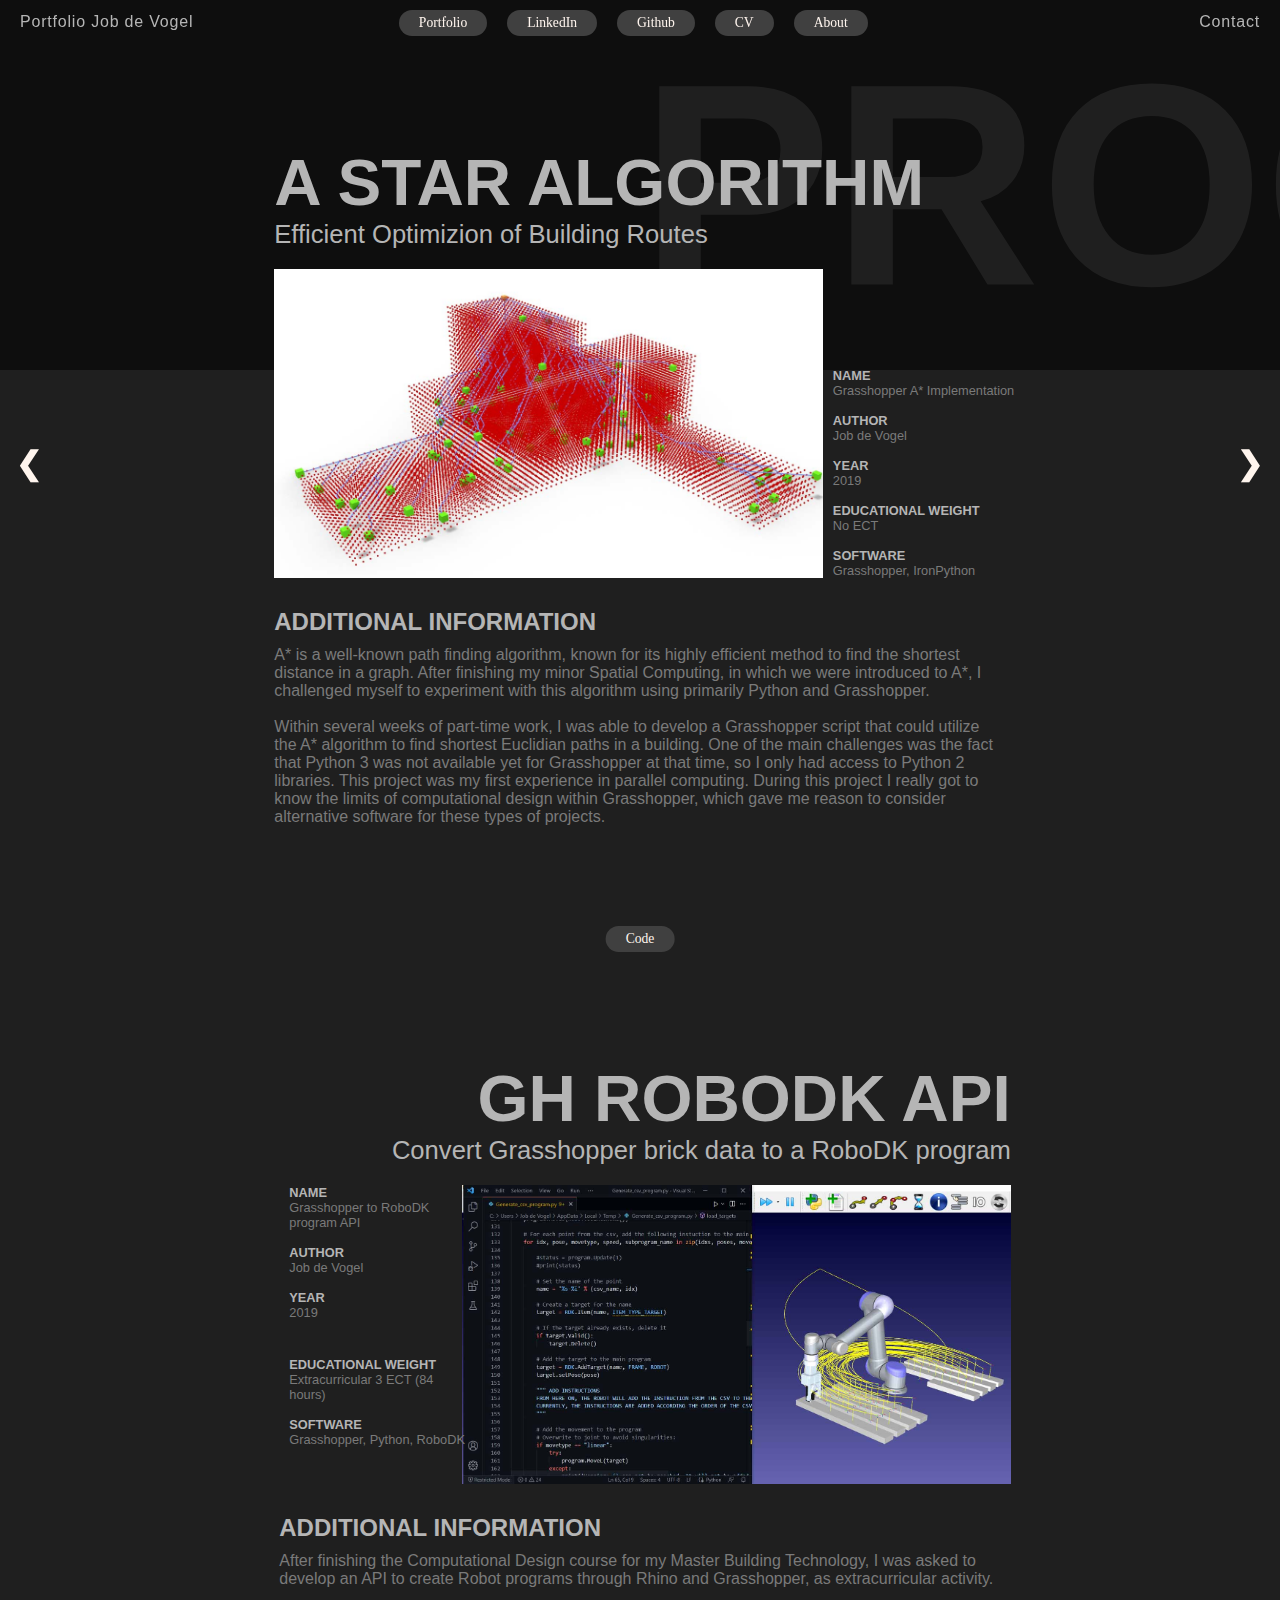
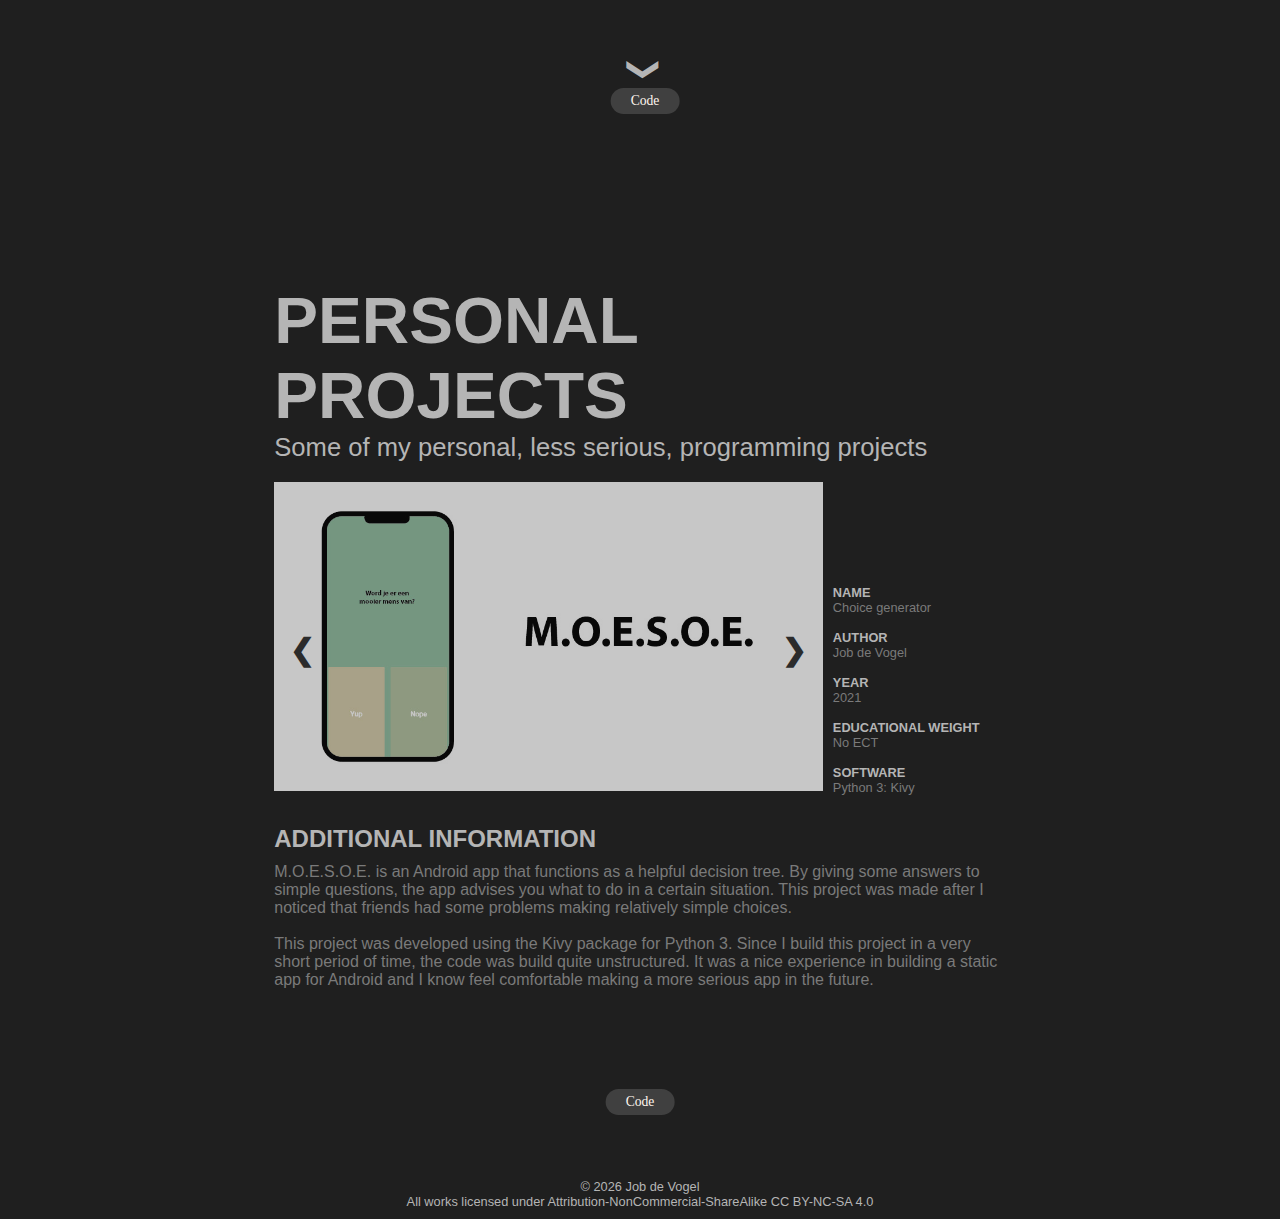
<file: programming.html>
<!DOCTYPE html>
<html>
<head>
    <meta charset='utf-8'>
    <meta name="description" content="Portfolio Building Technology by Job de Vogel. Future building engineer and programmer. Master studet Building Technology at TU Delft University of Technology.">
    <meta name="keywords" content="Building Technology, Architecture, TU Delft, Job de Vogel, Programming, Animation">
    <meta name="author" content="Job de Vogel">
    <meta http-equiv="Cache-control" content="public">
    <title>Portfolio Job de Vogel</title>
    <link href="https://fonts.googleapis.com/css2?family=Roboto:wght@100;300;500;700;900&display=swap" rel="stylesheet; preload" as="style">
    <link rel="stylesheet" href="styles/main.css">
</head>
<body>  
    <div id="container">
        <div id="page-buttons">
            <div id="prevPage" onclick="window.location.href='computational.html';">&#10094;</div>
            <div id="nextPage" onclick="window.location.href='architecture.html';">&#10095;</div>
        </div>

        <div id = 'nb' class="navbar-top">
            <div id = 'nc' class="nav-container">
                <div class="left-side">
                    <div class="nav-link-wrapper">
                        <a href="index.html">Portfolio Job de Vogel</a>
                    </div>
                </div>

                <div class="center-side">
                    <div class="nav-link-wrapper">
                        <button class="button" onclick="window.location.href='animation.html';">
                            Portfolio
                        </button>
                    </div>
                    
                    <div class="nav-link-wrapper">
                        <button class="button" onclick=" window.open('https://nl.linkedin.com/in/job-de-vogel-1b99a616b/en', '_blank', rel='noopener noreferrer')">
                            LinkedIn
                        </button>
                    </div>

                    <div class="nav-link-wrapper">
                        <button class="button" onclick=" window.open('https://github.com/JobdeVogel', '_blank', rel='noopener noreferrer')">
                            Github
                        </button>
                        
                    </div>

                    <div class="nav-link-wrapper">
                        <button class="button" onclick=" window.open('data/pdf/2021_21_04 Curriculum Vitae.pdf', '_blank', rel='noopener noreferrer')">
                            CV
                        </button>
                    </div>

                    <div class="nav-link-wrapper" id="about-button">
                        <button class="button" onclick="window.location.href='about.html';">
                            About
                        </button>
                    </div>
                </div>

                <div class="right-side">
                    <div class="nav-link-wrapper" id="contact-button">
                        <a onclick="window.location.href='contact.html';">Contact</a>
                    </div>
                </div>
            </div>
        </div>

        <div id="header">
            <div id="pageTitleContainer">
                <p class="pageTitle" style="display: none;">Programming</p>
            </div>
        </div>
        <div id="contentContainer">
            <!------------------------------------------------------------------------------>
            <div id='Programming' class='page' style="display: none;">
                <div id="project-1" class="project">
                    <div class="projectContainer">
                        <div class="contentMiddle">
                            <div class="projectTitle">
                                <h1>A Star Algorithm</h1>
                                <h2>Efficient Optimizion of Building Routes</h2>
                            </div>
                            <div class="topContent">
                                <img src="data/images/astar_web.jpg" alt="">
                                <div class="projectDescription">
                                    <div class="col1">
                                        <p class="descriptionTitle">Name</p>
                                        <p>Grasshopper A* Implementation</p><br>
                                        <p class="descriptionTitle">Author</p>
                                        <ul>
                                            <li class="Author">Job de Vogel</li>
                                        </ul><br>
                                        <p class="descriptionTitle">Year</p>
                                        <p class="Year">2019</p><br>
                                    </div>
                                    
                                    <div class="col2">
                                        <p class="descriptionTitle">Educational weight</p>
                                        <p class="ECT">No ECT</p><br>
                                        <p class="descriptionTitle" style="display: none;">Render hours</p>
                                        <p class="renderHours" style="display: none;">999<br></p>
                                        <p class="descriptionTitle">Software</p>
                                        <p class="software">Grasshopper, IronPython</p>
                                    </div>
                                    
                                </div>
                            </div>
                            <div class="bottomContent">
                                <p class="additionalTitle">Additional Information</p>
                                <details class="additionalInformation">
                                    <summary class="textAdditionalInformation">A* is a well-known path finding algorithm, known for its highly efficient method to find the shortest distance in a graph. After finishing my minor Spatial Computing, in which we were introduced to A*, I challenged myself to experiment with this algorithm using primarily Python and Grasshopper.<br><br>Within several weeks of part-time work, I was able to develop a Grasshopper script that could utilize the A* algorithm to find shortest Euclidian paths in a building. One of the main challenges was the fact that Python 3 was not available yet for Grasshopper at that time, so I only had access to Python 2 libraries. This project was my first experience in parallel computing. During this project I really got to know the limits of computational design within Grasshopper, which gave me reason to consider alternative software for these types of projects.</summary>
                                </details>
                                <div class="moreInfoButton">
                                    <button onclick=" window.open('https://github.com/JobdeVogel/Grasshopper-A-Star-Implementation', '_blank', rel='noopener noreferrer')">Code</button>
                                </div>
                            </div>
                            
                        </div>
                    </div>
                </div>
                <div id="project-2" class="project">
                    <div class="projectContainer">
                        <div class="contentMiddle">
                            <div class="projectTitle">
                                <h1>GH RoboDK API</h1>
                                <h2>Convert Grasshopper brick data to  a RoboDK program</h2>
                            </div>
                            
                            <div class="topContent">
                                <div class="projectDescription">
                                    <div class="col1">
                                        <p class="descriptionTitle">Name</p>
                                        <p>Grasshopper to RoboDK<br>program API</p><br>
                                        <p class="descriptionTitle">Author</p>
                                        <ul>
                                            <li class="Author">Job de Vogel</li>
                                        </ul><br>
                                        <p class="descriptionTitle">Year</p>
                                        <p class="Year">2019</p>
                                    </div>

                                    <div class="col2">
                                        <p class="descriptionTitle">Educational weight</p>
                                        <p class="ECT">Extracurricular 3 ECT (84 hours)</p><br>
                                        <p class="descriptionTitle" style="display: none;">Render hours</p>
                                        <p class="renderHours" style="display: none;">999<br></p>
                                        <p class="descriptionTitle">Software</p>
                                        <p class="software">Grasshopper, Python, RoboDK</p>
                                    </div>
                                </div>

                                <img src="data/images/robodk_web.jpg" alt="">
                            </div>
                            <div class="bottomContent">
                                <p class="additionalTitle">Additional Information</p>
                                <details class="additionalInformation">
                                    <summary class="textAdditionalInformation">After finishing the Computational Design course for my Master Building Technology, I was asked to develop an API to create Robot programs through Rhino and Grasshopper, as extracurricular activity.</summary>
                                    <p class="textAdditionalInformation">By using the RoboDK API, Python and Grasshopper, a brick design in Rhino can be converted to CSV. Next this CSV data is interpreted by the RoboDK software and automatically builds a program that can be executed on a real robot arm.<br><br>Since I built this project for a course that would be given later in 2022 to other students, one of the main challenges was making this project clear, structured and as readable as possible. The complete project is available on my GitHub page.</p>
                                </details>
                                <div class="moreInfoButton">
                                    <button onclick=" window.open('https://github.com/JobdeVogel/GH-to-RoboDK', '_blank', rel='noopener noreferrer')">Code</button>
                                </div>
                            </div>
                        </div>
                    </div>
                </div>
                <div id="project-3" class="project">
                    <div class="projectContainer">
                        <div class="contentMiddle">
                            <div class="projectTitle">
                                <h1>Personal Projects</h1>
                                <h2>Some of my personal, less serious, programming projects</h2>
                            </div>
                            <div class="topContent">
                                <div class="carousel" id="personalProgramming">    
                                    <div class="slide">
                                        <img src="data/images/moesoe_web.jpg">
                                    </div>
                                
                                    <div class="slide">
                                        <img src="data/images/screen_web.jpg">
                                    </div>
                                
                                    <div class="slide">
                                        <img src="data/images/diesgame_web.jpg">
                                    </div>
                                    
                                    <div>
                                        <a class="prev" onclick="changeSlide('personalProgramming', -1)">&#10094;</a>
                                        <a class="next" onclick="changeSlide('personalProgramming', 1)">&#10095;</a>
                                    </div>
                                </div>
                                <div class="projectDescription">
                                    <div class="col1">
                                        <p class="descriptionTitle">Name</p>
                                        <p class="name">Choice generator</p><br>
                                        <p class="descriptionTitle">Author</p>
                                        <ul>
                                            <li class="Author">Job de Vogel</li>
                                        </ul><br>
                                        <p class="descriptionTitle">Year</p>
                                        <p class="year">2021</p><br>
                                    </div>
                                    
                                    <div class="col2">
                                        <p class="descriptionTitle">Educational weight</p>
                                        <p class="ECT">No ECT</p><br>
                                        <p class="descriptionTitle">Software</p>
                                        <p class="software">Python 3: Kivy</p>
                                    </div>
                                </div>
                            </div>
                            <div class="bottomContent">
                                <p class="additionalTitle">Additional Information</p>
                                <details class="additionalInformation">
                                    <summary class="textAdditionalInformation">M.O.E.S.O.E. is an Android app that functions as a helpful decision tree. By giving some answers to simple questions, the app advises you what to do in a certain situation. This project was made after I noticed that friends had some problems making relatively simple choices.<br><br>This project was developed using the Kivy package for Python 3. Since I build this project in a very short period of time, the code was build quite unstructured. It was a nice experience in building a static app for Android and I know feel comfortable making a more serious app in the future.</summary>
                                </details>
                                <div class="moreInfoButton">
                                    <button onclick=" window.open('https://github.com/JobdeVogel', '_blank', rel='noopener noreferrer')">Code</button>
                                </div>
                            </div>
                            
                        </div>
                    </div>
                </div>
                <div id="project-4" class="project" style="display: none;">
                    <div class="projectContainer">
                        <div class="contentMiddle">
                            <div class="projectTitle">
                                <h1>Project Title</h1>
                                <h2>Subtitle with interesting information</h2>
                            </div>
                            <div class="topContent">
                                <img src="data/images/sphere_poster.jpg" alt="">
                                <div class="projectDescription">
                                    <div class="col1">
                                        <p class="descriptionTitle">Name</p>
                                        <p>Name project</p><br>
                                        <p class="descriptionTitle">Author</p>
                                        <ul>
                                            <li class="Author">Author1</li>
                                            <li class="Author">Author2</li>
                                            <li class="Author">Author3</li>
                                            <li class="Author">Author4</li>
                                        </ul><br>
                                    </div>

                                    <div class="col2">
                                        <p class="descriptionTitle">Year</p>
                                        <p class="Year">2099</p><br>
                                        <p class="descriptionTitle">Educational weight</p>
                                        <p class="ECT">10 ECT (280 hours)</p><br>
                                        <p class="descriptionTitle">Render hours</p>
                                        <p class="renderHours"3>999</p><br>
                                        <p class="descriptionTitle">Software</p>
                                        <p class="software">Software1, Software2,<br>Software3, Software4</p>
                                    </div>
                                </div>
                            </div>
                            <div class="bottomContent">
                                <p class="additionalTitle">Additional Information</p>
                                <details class="additionalInformation">Additional Information
                                    <summary class="textAdditionalInformation">Pellentesque habitant morbi tristique senectus et netus et malesuada fames ac turpis egestas. Vestibulum tortor quam, feugiat vitae, ultricies eget, tempor sit amet, ante. Donec eu libero sit amet quam egestas semper. Aenean ultricies mi vitae est. Mauris placerat eleifend leo. Quisque sit amet est et sapien ullamcorper pharetra. Vestibulum erat wisi, condimentum sed, commodo vitae, ornare sit amet, wisi. Aenean fermentum, elit eget tincidunt condimentum, eros ipsum rutrum orci, sagittis tempus lacus enim ac dui. Donec non enim in turpis pulvinar facilisis. Ut felis. Praesent dapibus, neque id cursus faucibus, tortor neque egestas augue, eu vulputate magna eros eu erat. Aliquam erat volutpat. Nam dui mi, tincidunt quis, accumsan porttitor, facilisis luctus, metus</summary>
                                    <p class="textAdditionalInformation">Pellentesque habitant morbi tristique senectus et netus et malesuada fames ac turpis egestas. Vestibulum tortor quam, feugiat vitae, ultricies eget, tempor sit amet, ante. Donec eu libero sit amet quam egestas semper. Aenean ultricies mi vitae est. Mauris placerat eleifend leo. Quisque sit amet est et sapien ullamcorper pharetra. Vestibulum erat wisi, condimentum sed, commodo vitae, ornare sit amet, wisi. Aenean fermentum, elit eget tincidunt condimentum, eros ipsum rutrum orci, sagittis tempus lacus enim ac dui. Donec non enim in turpis pulvinar facilisis. Ut felis. Praesent dapibus, neque id cursus faucibus, tortor neque egestas augue, eu vulputate magna eros eu erat. Aliquam erat volutpat. Nam dui mi, tincidunt quis, accumsan porttitor, facilisis luctus, metus</p>
                                </details>
                                <div class="moreInfoButton">
                                    <button>Code</button>
                                </div>
                            </div>
                            
                        </div>
                    </div>
                </div>
            </div>
            <!------------------------------------------------------------------------------>   
        </div>
        <footer>
            &copy; <script>document.write(new Date().getFullYear())</script> Job de Vogel<br>
            All works licensed under Attribution-NonCommercial-ShareAlike CC BY-NC-SA 4.0
        </footer>
    </div>
</body>
<script src="./scripts/hideNavbar.js"></script>
<script src="./scripts/pageButtons.js"></script>
<script src="./scripts/scrollAnimations.js"></script>
<script src="./scripts/slideButtons.js"></script>
</html>
</file>
<file: styles_main_website/styles.css>
/* Master styles */
:root {

    /* DARK VALUES COLORS */
    --dark_backgroundColor: rgb(31, 31, 31);
    --dark_mainTextColor: rgb(181, 181, 181);
    --dark_navbarColor: #C6C6C6;
    --dark_portfolioBackgroundColor: #0f0f0f;
    --dark_timelineBackgroundColor: #333333;
    --dark_softwareBackgroundColor: rgb(110, 111, 133);
    --dark_buttonTextColor: seashell;
    --dark_buttonBackgroundColor: #404040;

    /* LIGHT VALUES COLORS */
    --light_backgroundColor: rgb(214, 214, 214);
    --light_mainTextColor: #3c3c3c;
    --light_navbarColor: rgb(238, 238, 238);
    --light_portfolioBackgroundColor: rgb(196, 196, 196);
    --light_timelineBackgroundColor: rgb(167, 167, 167);
    --light_softwareBackgroundColor: rgb(173, 173, 173);
    --light_buttonTextColor: rgb(31, 31, 31);
    --light_buttonBackgroundColor: rgb(167, 167, 167);

    /* DEFAULT VALUE REFERENCES (used values)*/
    --backgroundColor: var(--dark_backgroundColor);
    --mainTextColor: var(--dark_mainTextColor);
    --navbarColor: var(--dark_navbarColor);
    --portfolioBackgroundColor: var(--dark_portfolioBackgroundColor);
    --timelineBackgroundColor: var(--dark_timelineBackgroundColor);
    --softwareBackgroundColor: var(--dark_timelineBackgroundColor);
    --buttonTextColor: var(--dark_buttonTextColor);
    --buttonBackgroundColor: var(--dark_buttonBackgroundColor);

    /* NON-COLOR GLOBAL VARIABLES */
    --page_width: calc(0.5 * (100vw - (100vw - 100%)));
  }


body {
    margin: 0px;
    font-family: "Roboto", sans-serif;
    font-weight: 200;
    background-color: var(--backgroundColor);
}

.container {
    position: absolute;
    width: 100%;
    height: 100%;
}

/* Scrollbar */
::-webkit-scrollbar {
    width: 10px;
    opacity: 50%;
}

/* Handle */
::-webkit-scrollbar {
    width: 0px;
}

::-webkit-scrollbar-thumb {
    opacity: 0%;
    background-color: #888;
}

::-webkit-scrollbar-button{
    height: 0px;
}

::-webkit-scrollbar-corner{
    height: 20px;
    opacity: 0;
}

/* INTERSECTION OBSERVER */
.intersection{
    position: fixed;
    z-index: 200;
    width: 100%;
    height: 1px;
    top: 63%;
}

/* TOP NAVBAR */
#nb {
    position: fixed;
    z-index: 1;
    left: 0;
    right: 0;
    bottom: auto;
    pointer-events: none;
    -webkit-transition: 1s;
    transition: 1s;
  }
  
  #nb .nav-container {
    display: -webkit-box;
    display: -ms-flexbox;
    display: flex;
    -webkit-box-pack: justify;
    -ms-flex-pack: justify;
    justify-content: space-between;
    margin-right: 10px;
    margin-left: 10px;
    padding-top: 10px;
    padding-bottom: 10px;
  }
  
  #nb .nav-container .left-side {
    display: -webkit-box;
    display: -ms-flexbox;
    display: flex;
    pointer-events: auto;
    margin-top: 3px;
    /* margin-left: 10px; */
    font-weight: 100;
    font-size: 1em;
    letter-spacing: .8px;
  }
  
  #nb .nav-container .center-side {
    pointer-events: auto;
    display: -webkit-box;
    display: -ms-flexbox;
    display: flex;
    font-size: 1em;
  }
  
  #nb .nav-container .right-side {
    display: -webkit-box;
    display: -ms-flexbox;
    display: flex;
    pointer-events: auto;
    margin-top: 3px;
    /* margin-right: 10px; */
    font-size: 1em;
    font-weight: 100;
    letter-spacing: .8px;
    margin-left: 10%;
  }
  
  #nb .nav-container .nav-link-wrapper {
    margin-left: 10px;
    margin-right: 10px;
  }
  
  #nb .nav-container .nav-link-wrapper a {
    position: bottom;
    text-decoration: none;
    font-weight: 500;
    -webkit-transition: 0.3s color;
    transition: 0.3s color;
    color: var(--mainTextColor);
  }
  
  #nb .nav-container .nav-link-wrapper a:hover {
    cursor: pointer;
    color: seashell;
  }

.button{
    display: inline-block;
    text-decoration: none;
    padding: 5px 20px;
    font-family: "Roboto", sans-serif;
    font-weight: 100;
    border: none;
    border-radius: 20px;
    text-align: center;
    transition:color 1s;
    transition:background-color .5s;
    color: var(--buttonTextColor);
    background-color: var(--buttonBackgroundColor);
}

.button:hover{
    cursor: pointer;
    color: var(--mainTextColor);
    background-color: #5f5f5f;
}

/* SWITCH */
.switch{
    position: fixed;
    left: 5px;
    bottom: 10px;
    height: 30px;
    width: 60px;
    z-index: 200;
    cursor: pointer;
    opacity: 30%;
    transition: opacity .5s;
}

.switch:hover{
    opacity: 60%;
}

.switch-button{
    position: absolute;
    width: 24px;
    height: 24px;
    top: 3px;
    left: 2.5px;
    transform: translateX(122%);
    border-radius: 20px;
    transition: background-color .5s;
    transition: transform .5s;
    background-color: black;
}

/* BOTTOM NAVBAR */
footer{
    position: relative;
    padding-top: 10px;
    padding-bottom: 10px;
    pointer-events: none;
    text-align: center;
    transition: 0.2s;
    font-size: .8em;
    color: var(--mainTextColor);
    background-color: #c6c6c60e;
}

/******************************************************************************************************/
/******************************************************************************************************/
/* MAIN */

.main{
    display: grid;
    grid-template-columns: 1fr var(--page_width) 1fr;
    height: 100vh;
}

.main-container{
    position:relative;
    display: grid;
    grid-template-columns: 1fr 1fr;
    grid-column-start: 2;
    margin: 10px;
    font-family: "Roboto", sans-serif;
    font-size: 7vh;
    font-weight: 500;
    color: var(--mainTextColor);
    animation: fadein .5s;
}

.image-container{
    position: relative;
    grid-column-start: 1;
    padding-right: 10px;
}

.main-colored {
    position: relative;
    background-size: cover;
    background-position: center;
    background-repeat: no-repeat;
    height: 30vh;
    width: 100%;
    top: 35vh;
    border-radius: 20px;
    filter: grayscale(100%);
    transition: filter 0.5s;
}

.main-colored:hover{
    cursor: pointer;
    filter: grayscale(0%);
}

.main-name{
    position: absolute;
    grid-column-start: 1;
    width: 100%;
    top: 66.5vh;
    word-wrap: break-word;
    font-size: 50%;
    font-weight: 300;
}

.title-container{
    position: relative;
    grid-column-start: 2;
    padding-left: 10px;
}

.main-title{
    position: absolute;
    grid-column-start: 2;
    height: 30vh;
    width: 200%;
    padding-top: 10px;
    top: 35vh;
    line-height: 1.3em;
    font-size: 80%;
    text-size-adjust: auto;
    text-transform: uppercase;
}

.colored{
    color: #C85700
}

/******************************************************************************************************/
/******************************************************************************************************/

/* PORTFOLIO */
.portfolio{
    position: relative;
    height: 100vh;
    margin-left: 40px;
    margin-right: 40px;
    margin-bottom: 40px;
    background-color: var(--portfolioBackgroundColor);
}


.portfolio-title{
    position: relative;
    align-items: center;
    top: 12.5%;
    text-align: center;
    text-transform: uppercase;
    font-size: 3em;
    font-weight: 600;
    color: var(--mainTextColor);
}

.slideshow-container {
    position: relative;
    top: 25%;
    max-width: 90vw;
    margin: auto;
}

img {
    object-fit: cover;
    height: 100%;
}

.mySlides {
    cursor: pointer;
    display: none;
    height: 50vh;
    transition: 1s ease;
    filter: opacity(90%);
}

.mySlides:hover{
    filter:opacity(100%);
}


.prev, .next {
    position: absolute;
    cursor: pointer;
    user-select: none;
    width: auto;
    margin-top: -22px;
    padding: 16px;
    border-radius: 0 3px 3px 0;    
    color: seashell;
    font-weight: bold;
    font-size: 18px;
    transition: 0.6s ease;
    top: 50%;
}

.next {
    border-radius: 3px 0 0 3px;
    right: 0;
}

.prev:hover, .next:hover {
    background-color: black;
}

.text {
    position: absolute;
    pointer-events: none;
    width: 100%;
    bottom: 45%;
    text-transform: uppercase;
    font-size: 3em;
    text-align: center;
    color: #f2f2f2;
}

.dot {
    position:relative;
    display: inline-block;
    cursor: pointer;
    top: 25vh;
    height: 15px;
    width: 15px;
    margin: 0 2px;
    border-radius: 50%;
    transition: background-color 0.6s ease;
    background-color: #bbb;
}

.active, .dot:hover {
    background-color: #717171;
}

.fade {
    -webkit-animation-name: fade;
    -webkit-animation-duration: 1.5s;
    animation-name: fade;
    animation-duration: 1.5s;
}

@-webkit-keyframes fade {
    from {opacity: .4}
    to {opacity: 1}
}

@keyframes fade {
    from {opacity: .4}
    to {opacity: 1}
}

/******************************************************************************************************/
/******************************************************************************************************/
/* TIMELINE*/
.timeline{
    position: relative;
    height: 2100px;
    /* margin-left: 40px;
    margin-right: 40px; */
    margin-bottom: 40px;
    background-color: var(--timelineBackgroundColor);
    display: grid;
    grid-template-columns: 1fr 2fr 1fr;
    
}
.timeline-title-fixed{
    position: fixed;
    visibility: hidden;
    z-index: 0;
    transform: translateX(-50%) translateY(-50%) rotate(-90deg);
    transform-origin: center;
    height: 217.25px;
    left: 50%;
    top: 50%;
    font-size: 4em;
    font-weight: 300;
    text-transform: uppercase;
    padding-top: 40px;
    padding-bottom: -40px;
    will-change: visibility;
    color: var(--mainTextColor);
}

.timeline-title-absolute > .timeline-title-top{
    position: absolute;
    transform: translateX(-50%) rotate(-90deg);
    transform-origin: center;
    height: 217.25px;
    left: 50%;
    top: 493px;
    font-size: 4em;
    font-weight: 300;
    text-transform: uppercase;
    padding-top: 40px;
    padding-bottom: -40px;
    visibility: visible;
    color: var(--mainTextColor);
}

.timeline-title-absolute > .timeline-title-bottom{
    position: absolute;
    transform: translateX(-50%) rotate(-90deg);
    transform-origin: center;
    height: 217.25px;
    left: 50%;
    top: 1625px;
    font-size: 4em;
    font-weight: 300;
    text-transform: uppercase;
    padding-top: 40px;
    padding-bottom: -40px;
    visibility: visible;
    color: var(--mainTextColor);
}

.timeline-title-absolute > .int-box-top{
    position: absolute;
    width:100%;
    height: 1px;
    top: 760px;
}

.timeline-title-absolute > .int-box-bottom{
    position: absolute;
    width:100%;
    height: 1px;
    top: 1893px;
}

.timeline-img{
    position: absolute;
    transform: translateX(-50%);
    left: 50%;
    top: 400px;
}

.data-container{
    grid-column-start: 2;
    display: grid;
    grid-template-columns: 1fr 250px 1fr;
    position: relative;
    color: seashell;
}

.education-container{
    display: flex;
    grid-column-start: 1;
    position: relative;
    flex-direction: column;
}

.experience-container{
    display: flex;
    grid-column-start: 3;
    position: relative;
    flex-direction: column;
}

.education-title{
    grid-column-start: 1;
    position: absolute;
    font-size: 1.5vw;
    font-weight: 400;
    text-transform: uppercase;
    top: 250px;
    width: 100%;
    color: var(--mainTextColor);
}

.experience-title{
    text-align: right;
    grid-column-start: 2;
    position: absolute;
    font-size: 1.5vw;
    font-weight: 400;
    text-transform: uppercase;
    top: 250px;
    width: 100%;
    color: var(--mainTextColor);
}

.education{
    position: relative;
    opacity: 0;
    border-radius: 20px;
    padding:10px;
    width: 93%;
    right:0;
    transition: opacity .25s;
    will-change: opacity;
    background-color: gray;
}

.experience{
    position: relative;
    opacity: 0;
    border-radius: 20px;
    padding:10px;
    width: 93%;
    transition: opacity .25s;
    will-change: opacity;
    background-color: gray;
}

.education-container > .education > h1{
    font-size: 1em;
    font-weight: 600;
}

.experience-container > .experience > h1{
    font-size: 1em;
    padding:0;
    font-weight: 600;
}

.education-container > .education > h2{
    font-size: .9em;
    position: relative;
    font-weight: 200;
}

.experience-container > .experience > h2{
    font-size: .9em;
    position: relative;
    font-weight: 200;
}

.education > h2{
    position: absolute;
    bottom: 10px;
}

.experience > h2{
    position: absolute;
    bottom: 10px;
}

.education-container > .education > button{
    position: absolute;
    display: inline-block;
    font-family: "Roboto", sans-serif;
    font-weight: 200;
    border: none;
    border-radius: 20px;
    padding: 5px 40px;
    transform: translate(-50%);
    left: 50%;
    bottom: -10px;
    text-decoration: none;
    transition:color 1s;
    transition:background-color .5s;
    color: seashell;
    background-color: #404040;
}

.experience-container > .experience > button{
    position: absolute;
    display: inline-block;
    transform: translate(-50%);
    left: 50%;
    bottom: -10px;
    font-family: "Roboto", sans-serif;
    font-weight: 200;
    text-decoration: none;
    border: none;
    border-radius: 20px;
    padding: 5px 40px;
    transition:color 1s;
    transition:background-color .5s;
    color: seashell;
    background-color: #404040;

}

.education-container > .education > button:hover{
    cursor: pointer;
    color: white;
    background-color: #5f5f5f;
}

.experience-container > .experience > button:hover{
    cursor: pointer;
    color: white;
    background-color: #5f5f5f;
}

.education-container > .n1{
    position: absolute;
    top: 490px;
}

.education-container > .n2{
    position: absolute;
    top: 960px;
}

.education-container > .n3{
    position: absolute;
    top: 1200px;
}

.education-container > .n4{
    position: absolute;
    top: 1500px;
}

.education-container > .n5{
    position: absolute;
    top: 1830px;
}

.experience-container > .n1{
    position: absolute;
    top: 670px;
}

.experience-container > .n2{
    position: absolute;
    top: 960px;
}

.experience-container > .n3{
    position: absolute;
    top: 1300px;
}

/***************************************************/
/* SKILLS */
.skills{
    position: relative;
    height: 1600px; 
    width: 100%;
    color: seashell;
    background-color: var(--backgroundColor);
}

.top-container{
    position: absolute;
    display: contents;
    text-align: center;
}

.title{
    position: relative;
    text-transform: uppercase;
    font-size: 1.2em;
}

.skills-title{
    position: absolute;
    transform: translate(-50%);
    top: 10%;
    left: 50%;
    font-size: 4em;
    color: #C85700;
}

.software-title{
    position: absolute;
    transform: translate(-50%);
    top: 40%;
    left: 50%;
    color: #C85700;
    font-size: 4em;
}

.top-container > #questions_test{
    position: absolute;
    transform: translate(-50%);
    line-height: 50%;
    top: 23%;
    left: 50%;
    width: 250px;
    padding: 20px;
    border-radius: 25px;
    font-weight: 200;
    font-size: 1.5em;
    background-color: #404040;
}

.top-container > .explanations{
    position: absolute;
    transform: translate(-50%) scale(1.5);
    transform-origin: center;
    width: 250px;
    top: 23%;
    height: 168px;
    left: 50%;
    padding: 20px;
    border-radius: 25px;
}

.explanations{
    display: grid;
    grid-template-columns: 1fr 400px 1fr;
    width: 100%;
    height: 50%;
}

.explanations > .left{
    position: relative;
    grid-column-start: 1;
}

.explanations > .left > div{
    position: absolute;
    width: 50%;
    right: 0;
    top: 46%;
    text-align: left;
    border-radius: 25px;
    padding-left: 25px;
    padding-right: 25px;
    padding-bottom: 25px;
    background-color: var(--softwareBackgroundColor);
}

.explanations > .left > div > p{
    text-align: justify;
}

.explanations > .right{
    grid-column-start: 3;
    position: relative;
}

.explanations > .right > div{
    position: absolute;
    width: 50%;
    text-align: left;
    top: 46%;
    border-radius: 25px;
    padding-left: 25px;
    padding-right: 25px;
    padding-bottom: 25px;
    background-color: var(--softwareBackgroundColor);
}

.explanations > .right > div > p{
    text-align: justify;
}

.bottom-container{
    position: relative;
    top: 50%;
    width: 100%;
    height: 50%;
}

.bottom-container > .left-container {
    position: absolute;
    width: 50%;
    height: 100%;
}

.bottom-container > .right-container {
    position: absolute;
    width: 50%;
    height: 100%;
    right: 0;
}

.bottom-container > .left-container > .experienced-questions{
    position: relative;
    width: 100%;
    height: 100%;
}

.bottom-container > .right-container > .starter-questions{
    position: relative;
    width: 100%;
    height: 100%;
}

.experienced-questions > .experienced-container{
    position: absolute;
    text-align: center;
    margin-right: 10%;
    right: 0;
    top: 10%;
}

.starter-questions > .starter-container{
    position: absolute;
    text-align: center;
    padding-left: 10%;
    top: 10%;
}

.experienced-container > h1{
    text-transform: uppercase;
    padding: 25px;
    border-radius: 25px;
    background-color: #747474;
}

.starter-container > h1{
    text-transform: uppercase;
    padding: 25px;
    padding-left: 60px;
    padding-right: 60px;
    border-radius: 25px;
    background-color: #747474;
}

.categories{
    padding: 15px;
    border-radius: 25px;
    font-size: 1.5em;
    background-color: #474747;
}

.categories > p{
    line-height: 50%;
}

ul {
    padding-left: 15px;
    margin-left: 0px;
    background-image: red;
}

.visible{
    position: absolute;
    opacity: 1;
    bottom: 0;
    height:70.5%;
    width: 208px;;
    text-align: left;
    border-radius: 25px;
    padding: 25.5px;
    transition: color .25s;
    transition: opacity .25s;
    background-color: var(--softwareBackgroundColor);
}

.experienced-container > .info-categories > .visible{
    right: 0;
}

.visible > h1{
    font-size: 1.2em;
}

.visible > p > strong{
    font-weight: 500;
}

.invisible{
    position: absolute;
    opacity: 0;
    text-align: center;
}

/***************************************************/

/* WORLD */
.world{
    height: 100vh;
    /* margin-left: 20px;
    margin-right: 20px; */
    background-color: black;
    vertical-align: center;
}

.sketchfab-embed-wrapper-mobile{
    display: none;
}

/*https://stackoverflow.com/questions/48360010/iframe-position-in-center/48360051*/
iframe {
    margin: auto;
    width: 100%;
    height: 100vh;
    display: block;
  }

/* Bottom navbar styles */

/*Effects*/
@keyframes fadein {
    from { opacity: 0; }
    to   { opacity: 1; }
}

@media only screen and (max-width: 1200px){
    .nav-container{
        max-width: calc(100vw - (100vw - 100%));
    }

    .main{
        grid-template-columns: 0fr calc(100vw - (100vw - 100%))fr 0fr;
    }

    .title-container{
        transform: translateX(-50%);
        padding-left: 0px;
    }

    .main-container{
        grid-template-columns: 0fr 1fr;
        text-align: center;
    }

    .main-name{
        display: none;
    }

    .image-container{
        display: none;
    }
}

@media only screen and (orientation:portrait){
    .switch{
        visibility: hidden;
    }

    .prevPage, .nextPage {
        font-size: 8em;
    }

    .prev, .next {
        font-size: 20em;
    }

    .portfolio-title{
        font-size: 8em;
    }

    .prev, .next {
        font-size: 4em;
    }

    .timeline{
        grid-template-columns: 0.05fr 1fr 0.05fr;
    }

    .experience-title{
        font-size: 3vw;
    }

    .education-title{
        font-size: 3vw;
    }

    .experience-container > .experience > h2{
        font-size: 1.5em;
    }
    
    .education-container > .education > h2{
        font-size: 1.5em;
    }

    .education-container > .n3{
        top: 1175px;
    }

    .experience-container > .experience > h1{
        font-size: 1.5em;
    }

    .education-container > .education > h1{
        font-size: 1.5em;
    }

    .world{
        height: 75vh;
    }  

    .sketchfab-embed-wrapper-desktop{
        display: none;
    }

    .sketchfab-embed-wrapper-mobile{
        display: block;
    }

    iframe {
        height: 75vh;
      }
}
</file>
<file: styles_main_website/styles_about.css>
/* ANIMATION STYLESHEET*/
.about-page-container{
    display: none;
}

.about-background{
    z-index: 200;
    position: fixed;
    width: 100%;
    height: 100%;
    background-color: rgba(0, 0, 0, 0.85);
}

.About{
    position: fixed;
    z-index: 200;
    width: 80%;
    height: 80%;
    left: 50%;
    top: 10%;
    transform: translateX(-50%);
    border-radius: 30px;
    overflow-y: scroll;
    background-color: #5d5d5dc0;
}

.About::-webkit-scrollbar-button{
    height: 20px;
}

.about-close-button{
    position: absolute;
    cursor: pointer;
    top: 2%;
    left: 98%;
    font-weight: 300;
    font-family: Arial;
    color: rgb(143, 143, 143);
}

.about-close-button:hover{
    opacity: 0.5;
}

.about-container{
    position: relative;
    width: 92%;
    margin: 4%; /* Margin of all data inside panel*/
    color: seashell;
}

.about-container > .about-top{
    position: relative;
    display: grid;
    grid-template-columns: 1fr 1fr;
    margin: 0%;
}

.about-container > .about-top > .about-text{
    position: relative;
    grid-column-start: 1;
    top: 0;
    margin-right: 5%;
    width: 95%;
}

.about-container > .about-top > .about-text > h1{
    position: relative;
    width: 100%;
    text-transform: uppercase;
    margin: 0;
    font-size: 2.9em;
    font-weight: 300;
    color: #C6C6C6;
}

.about-container > .about-top > .about-text > p{
    position: relative;
    width: 100%;
    margin: 0;
    padding-left:5px;
    font-size: .9em;
    text-align: justify;
    color: #C6C6C6;
}

.about-container > .about-top > .personal-img{
    position: relative;
    grid-column-start: 2;
    margin-left: 5%;
    width: 95%;
}

.about-container > .about-top > .personal-img > img{
    position: relative;
    border-radius: 20px;
    width: 100%;
}

/**** JS event ****/
.fullscreen-image{
    position: absolute;
    cursor: pointer;
    z-index: 200;
    border-radius: 20px;
    height: 200%;
    width: 200%;
}

@media only screen and (max-width: 1100px) {
    .About{
        transform: translateX(-50%) translateY(-50%);
        height: auto;
        top: 50%;
    }
}
</file>
<file: styles_main_website/styles_animation.css>
/* ANIMATION STYLESHEET*/
.anim-page-container{
    display: none;
}

.anim-background{
    z-index: 200;
    position: fixed;
    width: 100%;
    height: 100%;
    background-color: rgba(0, 0, 0, 0.85);
}

.Animation{
    position: fixed;
    z-index: 200;
    width: 80%;
    height: 80%;
    left: 50%;
    top: 10%;
    transform: translateX(-50%);
    border-radius: 30px;
    overflow-y: scroll;
    background-color: #5d5d5dc0;
}

.Animation::-webkit-scrollbar-button{
    height: 20px;
}

.anim-close-button{
    position: absolute;
    cursor: pointer;
    top: 2%;
    left: 98%;
    font-weight: 300;
    font-family: Arial;
    color: rgb(143, 143, 143);
}

.anim-close-button:hover{
    opacity: 0.5;
}

.anim-container{
    position: relative;
    /* transform: translateY(-50%); temp */
    width: 92%;
    top: 10%;
    margin-bottom:10%;
    margin: 4%;
    margin-left: 4%;
    margin-right: 4%;
    color: seashell;
}

.anim-container > .anim-top{
    position: relative;
    display: grid;
    grid-template-columns: 1fr 1fr;
    margin: 0%;
    margin-bottom: 5%;
}

.anim-container > .anim-top > .Beyond3D-img{
    position: relative;
    grid-column-start: 1;
    width: 100%;
}

.anim-container > .anim-top > .anim-text{
    position: relative;
    grid-column-start: 2;
    top: 0;
    margin-left: 5%;
    width: 95%;
}

.anim-container > .anim-top > .Beyond3D-img > img{
    position: relative;
    z-index: 100;
    border-radius: 20px;
    width: 100%;
}

/**** JS event ****/
.fullscreen-image{
    position: absolute;
    cursor: pointer;
    z-index: 200;
    border-radius: 20px;
    height: 200%;
    width: 200%;
}

.anim-container > .anim-top > .anim-text > h1{
    position: relative;
    width: 100%;
    text-transform: uppercase;
    margin: 0;
    font-size: 3.5em;
    font-weight: 300;
    color: #C6C6C6;
}

.anim-container > .anim-top > .anim-text > p{
    position: relative;
    width: 100%;
    margin: 0;
    font-size: .9em;
    text-align: justify;
    color: #C6C6C6;
}

.anim-container > .anim-bottom{
    position: relative;
    width: 100%;
    margin: 0%;
}

.anim-container > .anim-bottom > .anim-video{
    position: relative;
    width: 100%;
}

video {
    width: 100%;
    border-radius: 30px;
    margin-bottom: 2.5%;
}

.anim-container > .anim-bottom > h1{
    all: none;
    position: relative;
    width: 100%;
    text-transform: uppercase;
    margin: 0;
    padding: 0;
    font-size: 3.5em;
    font-weight: 300;
    color: #C6C6C6;
}

.anim-container > .anim-bottom > .anim-text-container{
    position: relative;
    display: grid;
    grid-template-columns: 1fr 1fr 1fr;
    grid-gap: 2.5%;
    width: 100%;
    height: 100%;
    margin: 0;
    padding: 0;
}

.anim-container > .anim-bottom > .anim-text-container > .paragraph-1{
    grid-column-start: 1;
}

.anim-container > .anim-bottom > .anim-text-container > .paragraph-2{
    grid-column-start: 2;
}

.anim-container > .anim-bottom > .anim-text-container > .paragraph-3{
    grid-column-start: 3;
}

.p-text{
    position: relative;
    margin: 0;
    padding: 0;
    padding-left:5px;
    text-align: justify;
    color: #C6C6C6;
}

.paragraph-3 > p{
    text-align: left;
}

.p-text{
    font-size: 0.9em;
}

@media only screen and (max-width: 1100px) {
    .Animation{
        transform: translateX(-50%) translateY(-50%);
        height: auto;
        top: 50%;
    }
}
</file>
<file: styles_main_website/styles_computational.css>
/* COMPUTATIONAL STYLESHEET*/
.comp-page-container{
    display: none;
}

.comp-background{
    z-index: 200;
    position: fixed;
    width: 100%;
    height: 100%;
    background-color: rgba(0, 0, 0, 0.85);
}

.Computational{
    position: fixed;
    z-index: 200;
    width: 80%;
    height: 80%;
    left: 50%;
    top: 10%;
    transform: translateX(-50%);
    border-radius: 30px;
    overflow-y: scroll;
    background-color: #5d5d5dc0;
}

.Computational::-webkit-scrollbar-button{
    height: 20px;
}

.comp-close-button{
    position: absolute;
    cursor: pointer;
    top: 2%;
    left: 98%;
    font-weight: 300;
    font-family: Arial;
    color: rgb(143, 143, 143);
}

.comp-close-button:hover{
    opacity: 0.5;
}

.comp-container{
    position: relative;
    width: 92%;
    margin: 4%; /* Margin of all data inside panel*/
    margin-bottom: 0%;
    padding-bottom: 3%;
    color: seashell;
}







.comp-container > .comp-top{
    position: relative;
    display: grid;
    grid-template-columns: 1fr 1fr;
    margin: 0%;
    margin-bottom: 2.5%;
}

.comp-container > .comp-top > .comp-text-1{
    position: relative;
    grid-column-start: 1;
    top: 0;
    margin-right: 5%;
    width: 95%;
}

.comp-container > .comp-top > .hex-sphere-img{
    position: relative;
    grid-column-start: 2;
    margin-left: 5%;
    width: 95%;
}

.comp-container > .comp-top > .hex-sphere-img > img{
    position: relative;
    border-radius: 20px;
    width: 100%;
}

.comp-container > .comp-top > .comp-text-1> h1{
    position: relative;
    width: 100%;
    text-transform: uppercase;
    margin: 0;
    font-size: 3em;
    font-weight: 300;
    color: #C6C6C6;
}

.comp-container > .comp-top > .comp-text-1 > p{
    position: relative;
    width: 100%;
    margin: 0;
    padding-left:5px;
    font-size: .9em;
    text-align: justify;
    color: #C6C6C6;
}

.comp-container > .comp-center{
    position: relative;
    width: 100%;
    margin: 0%;
    margin-bottom: 2.5%;
    display: grid;
    grid-template-columns: 1fr 1fr;
}

.comp-container > .comp-center > .hex-path-img-{
    position: relative;
    grid-column-start: 1;
    margin-right: 5%;
    width: 95%;
}

.comp-container > .comp-center > .hex-path-img> video{
    position: relative;
    border-radius: 20px;
    width: 100%;
}

.comp-container > .comp-center > .comp-text-2{
    position: relative;
    grid-column-start: 2;
    margin-left: 5%;
    top: 0;
    width: 95%;
}

.comp-container > .comp-center > .comp-text-2> p{
    position: relative;
    width: 100%;
    margin: 0;
    padding-left:5px;
    font-size: .9em;
    text-align: justify;
    color: #C6C6C6;
}

.comp-container > .comp-bottom{
    position: relative;
    width: 100%;
    margin: 0%;
    margin-bottom: 4.5%;
    display: grid;
    grid-template-columns: 1fr 1fr;
}

.comp-container > .comp-bottom > .comp-text-3{
    position: relative;
    grid-column-start: 1;
    margin-right: 5%;
    top: 0;
    width: 95%;
}

.comp-container > .comp-bottom > .comp-text-3> h1{
    position: relative;
    width: 100%;
    text-transform: uppercase;
    margin: 0;
    font-size: 3em;
    font-weight: 300;
    color: #C6C6C6;
}

.comp-container > .comp-bottom > .comp-text-3> p{
    position: relative;
    width: 100%;
    margin: 0;
    padding-left:5px;
    font-size: .9em;
    text-align: justify;
    color: #C6C6C6;
}

.comp-container > .comp-bottom > .spatial-img{
    position: relative;
    grid-column-start: 2;
    width: 100%;
}

.comp-container > .comp-bottom > .spatial-img > img{
    position: relative;
    border-radius: 20px;
    margin-left: 5%;
    width: 95%;
}

.more-info{
    position: relative;
    transform: translateX(-50%);
    left: 50%;
    width: 33%;
    min-width: 300px;
    text-align: center;
    font-weight: 300;
    padding: 1%;
    border-radius: 10px;
    color: #272727;
    background-color: #8E8E8E;
}

@media only screen and (max-width: 1100px) {
    .Computational{
        transform: translateX(-50%) translateY(-50%);
        height: auto;
        top: 50%;
    }
}
</file>
<file: styles_main_website/styles_programming.css>
/* COMPUTATIONAL STYLESHEET*/
.prog-page-container{
    display: none;
}

.prog-background{
    z-index: 200;
    position: fixed;
    width: 100%;
    height: 100%;
    background-color:rgba(0, 0, 0, 0.85);
}

.Programming{
    position: fixed;
    z-index: 200;
    width: 80%;
    height: 80%;
    left: 50%;
    top: 10%;
    transform: translateX(-50%);
    border-radius: 30px;
    overflow-y: scroll;
    background-color: #5d5d5dc0;
}

.Programming::-webkit-scrollbar-button{
    height: 20px;
}

.prog-close-button{
    position: absolute;
    cursor: pointer;
    top: 2%;
    left: 98%;
    font-weight: 300;
    font-family: Arial;
    color: rgb(143, 143, 143);
}

.prog-close-button:hover{
    opacity: 0.5;
}

.prog-container{
    position: relative;
    width: 92%;
    margin: 4%;
    margin-bottom: 0%;
    padding-bottom: 3%;
    color: seashell;
}







.prog-container > .prog-top{
    position: relative;
    display: grid;
    grid-template-columns: 1fr 1fr;
    margin: 0%;
    margin-bottom: 2.5%;
}

.prog-container > .prog-top > .prog-text-1{
    position: relative;
    grid-column-start: 1;
    top: 0;
    margin-right: 5%;
    width: 95%;
}

.prog-container > .prog-top > .img{
    position: relative;
    grid-column-start: 2;
    margin-left: 5%;
    width: 95%;
}

.prog-container > .prog-top > .img > img{
    position: relative;
    border-radius: 20px;
    width: 100%;
}

.prog-container > .prog-top > .prog-text-1> h1{
    position: relative;
    width: 100%;
    text-transform: uppercase;
    margin: 0;
    font-size: 3em;
    font-weight: 300;
    color: #C6C6C6;
}

.prog-container > .prog-top > .prog-text-1 > p{
    position: relative;
    width: 100%;
    margin: 0;
    padding-left:5px;
    font-size: .9em;
    text-align: justify;
    color: #C6C6C6;
}

.prog-container > .prog-center{
    position: relative;
    width: 100%;
    margin: 0%;
    margin-bottom: 2.5%;
    display: grid;
    grid-template-columns: 1fr 1fr;
}

.prog-container > .prog-center > .img{
    position: relative;
    grid-column-start: 1;
    margin-right: 5%;
    width: 95%;
}

.prog-container > .prog-center > .img > img{
    position: relative;
    border-radius: 20px;
    width: 100%;
}

.prog-container > .prog-center > .prog-text-2{
    position: relative;
    grid-column-start: 2;
    margin-left: 5%;
    top: 0;
    width: 95%;
}

.prog-container > .prog-center > .prog-text-2> h1{
    position: relative;
    width: 100%;
    text-transform: uppercase;
    margin: 0;
    font-size: 3em;
    font-weight: 300;
    color: #C6C6C6;
}

.prog-container > .prog-center > .prog-text-2> p{
    position: relative;
    width: 100%;
    margin: 0;
    padding-left:5px;
    font-size: .9em;
    text-align: justify;
    color: #C6C6C6;
}

.prog-container > .prog-bottom{
    position: relative;
    width: 100%;
    margin: 0%;
    margin-bottom: 4.5%;
    display: grid;
    grid-template-columns: 1fr 1fr;
}

.prog-container > .prog-bottom > .prog-text-3{
    position: relative;
    grid-column-start: 1;
    margin-right: 5%;
    top: 0;
    width: 95%;
}

.prog-container > .prog-bottom > .prog-text-3> h1{
    position: relative;
    width: 100%;
    text-transform: uppercase;
    margin: 0;
    font-size: 3em;
    font-weight: 300;
    color: #C6C6C6;
}

.prog-container > .prog-bottom > .prog-text-3> p{
    position: relative;
    width: 100%;
    margin: 0;
    padding-left:5px;
    font-size: .9em;
    text-align: justify;
    color: #C6C6C6;
}

.prog-container > .prog-bottom > .spatial-img{
    position: relative;
    grid-column-start: 2;
    width: 100%;
}

.prog-container > .prog-bottom > .spatial-img > img{
    position: relative;
    border-radius: 20px;
    margin-left: 5%;
    width: 95%;
}

.more-info{
    position: relative;
    transform: translateX(-50%);
    left: 50%;
    width: 33%;
    min-width: 300px;
    text-align: center;
    font-weight: 300;
    padding: 1%;
    border-radius: 10px;
    color: #272727;
    background-color: #8E8E8E;
}

@media only screen and (max-width: 1100px) {
    .Programming{
        transform: translateX(-50%) translateY(-50%);
        height: auto;
        top: 50%;
    }
}
</file>
<file: styles_main_website/styles_archictecture.css>
/* ARCHITECTURE STYLESHEET*/
.arch-page-container{
    display: none;
}

.arch-background{
    z-index: 200;
    position: fixed;
    width: 100%;
    height: 100%;
    background-color: rgba(0, 0, 0, 0.85);
}

.Architecture{
    position: fixed;
    z-index: 200;
    width: 80%;
    height: 80%;
    left: 50%;
    top: 10%;
    transform: translateX(-50%);
    border-radius: 30px;
    overflow-y: scroll;
    background-color: #5d5d5dc0;
}

.Architecture::-webkit-scrollbar-button{
    height: 20px;
}

.arch-close-button{
    position: absolute;
    cursor: pointer;
    top: 2%;
    left: 98%;
    font-weight: 300;
    font-family: Arial;
    color: rgb(143, 143, 143);
}

.arch-close-button:hover{
    opacity: 0.5;
}

.arch-container{
    position: relative;
    width: 92%;
    margin: 4%; /* Margin of all data inside panel*/
    color: seashell;
}







.arch-container > .arch-top{
    position: relative;
    display: grid;
    grid-template-columns: 1.2fr 1.8fr;
    margin: 0%;
    margin-bottom: 2.5%;
}

.arch-container > .arch-top > .arch-text-1{
    position: relative;
    grid-column-start: 1;
    top: 0;
    margin-right: 5%;
    width: 95%;
}

.arch-container > .arch-top > .hex-sphere-img{
    position: relative;
    grid-column-start: 2;
    margin-left: 5%;
    width: 95%;
}

.arch-container > .arch-top > .hex-sphere-img > img{
    position: relative;
    border-radius: 20px;
    width: 100%;
}

.arch-container > .arch-top > .arch-text-1> h1{
    position: relative;
    width: 100%;
    text-transform: uppercase;
    margin: 0;
    font-size: 3em;
    font-weight: 300;
    color: #C6C6C6;
}

.arch-container > .arch-top > .arch-text-1 > p{
    position: relative;
    width: 100%;
    margin: 0;
    padding-left:5px;
    font-size: .9em;
    text-align: justify;
    color: #C6C6C6;
}

.paper-reference{
    position: relative;
    border-radius: 25px;
    padding-top: 2px;
    padding-bottom: 2px;
    text-align: center;
    background-color: gray;
}

.paper-reference > p{
    text-align: center;
}

.paper-reference > p > a{
    color:seashell;
}

.on6-carousel{
    position: relative;
    grid-column-start: 2;
    margin-left: 5%;
    width: 95%;
}

.slideshow-container-on6 {
    position: relative;
    margin: auto;
}

.mySlides-on6 > img{
    border-radius: 25px;
}

.prev-on6, .next-on6 {
    position: absolute;
    cursor: pointer;
    user-select: none;
    width: auto;
    margin-top: -22px;
    padding: 16px;
    border-radius: 0 3px 3px 0;    
    color: #C85700;
    font-weight: bold;
    font-size: 2em;
    transition: 0.6s ease;
    top: 50%;
}

.next-on6 {
    border-radius: 3px 0 0 3px;
    right: 0;
}

.prev-on6:hover, .next-on6:hover {
    background-color: white;
}

.arch-container > .arch-bottom{
    position: relative;
    width: 100%;
    margin: 0%;
    margin-bottom: 4.5%;
    display: grid;
    grid-template-columns: 1.8fr 1.2fr;
}

.arch-container > .arch-bottom > .arch-text-2{
    position: relative;
    grid-column-start: 2;
    margin-right: 5%;
    top: 0;
    width: 95%;
}

.arch-container > .arch-bottom > .arch-text-2> h1{
    position: relative;
    width: 100%;
    text-transform: uppercase;
    margin: 0;
    font-size: 3em;
    font-weight: 300;
    color: #C6C6C6;
}

.arch-container > .arch-bottom > .arch-text-2> p{
    position: relative;
    width: 100%;
    margin: 0;
    padding-left:5px;
    font-size: .9em;
    text-align: justify;
    color: #C6C6C6;
}

.arch-container > .arch-bottom > .spatial-img{
    position: relative;
    grid-column-start: 2;
    width: 100%;
}

.arch-container > .arch-bottom > .spatial-img > img{
    position: relative;
    border-radius: 20px;
    margin-left: 5%;
    width: 95%;
}

.more-info{
    position: relative;
    transform: translateX(-50%);
    left: 50%;
    width: 33%;
    min-width: 300px;
    text-align: center;
    font-weight: 300;
    padding: 1%;
    border-radius: 10px;
    color: #272727;
    background-color: #8E8E8E;
}

.on4-carousel{
    position: relative;
    grid-column-start: 1;
    margin-right: 5%;
    width: 95%;
}

.slideshow-container-on4 {
    position: relative;
    margin: auto;
}

.mySlides-on4 > img{
    border-radius: 25px;
}

.prev-on4, .next-on4 {
    position: absolute;
    cursor: pointer;
    user-select: none;
    width: auto;
    margin-top: -22px;
    padding: 16px;
    border-radius: 0 3px 3px 0;    
    color: #C85700;
    font-size: 2em;
    font-weight: bold;
    transition: 0.6s ease;
    top: 50%;
}

.next-on4 {
    border-radius: 3px 0 0 3px;
    right: 0;
}

.prev-on4:hover, .next-on4:hover {
    background-color: gray;
}

@media only screen and (max-width: 1100px) {
    .Architecture{
        transform: translateX(-50%) translateY(-50%);
        height: auto;
        top: 50%;
    }
}
</file>
<file: styles_main_website/styles_contact.css>
/* CONTACT STYLESHEET*/
.contact-page-container{
    display: none;
}

.contact-background{
    z-index: 200;
    position: fixed;
    width: 100%;
    height: 100%;
    background-color: rgba(0, 0, 0, 0.85);
}

.Contact{
    position: fixed;
    z-index: 200;
    width: 80%;
    height: 80%;
    left: 50%;
    top: 10%;
    transform: translateX(-50%);
    border-radius: 30px;
    overflow-y: scroll;
    overflow-x: hidden;
    background-color: #5d5d5dc0;
}

.contact-close-button{
    position: absolute;
    cursor: pointer;
    top: 2%;
    left: 98%;
    font-weight: 300;
    font-family: Arial;
    color: rgb(143, 143, 143);
}

.contact-close-button:hover{
    opacity: 0.5;
}

.contact-container{
    position: absolute;
    transform: translateX(-50%) translateY(-50%);
    left: 50%;
    top: 55%;
    text-align: center;
    color: seashell;
}

.contact-container > a{
    position: absolute;
    transform: translateX(-50%);
    left: 50%;
    top: -50%;
    width: 75%;
    padding-top: 2.5%;
    padding-bottom: 2.5%;
    text-transform: uppercase;
    font-size: 2em;
    font-weight: 300;
    border-radius: 25px;
    transition: color 1s ease;
    transition: background-color 2s ease;
    color: seashell;
    background-color: gray;
}

.contact-container > a:hover{
    color: rgb(255, 255, 255);
    background-color: rgb(177, 177, 177);
}

.contact-container > p > b > a{
    font-weight: 500;
    color: seashell;
}

@media only screen and (max-width: 1100px) {
    .Contact{
        transform: translateX(-50%) translateY(-50%);
        height: 25%;
        top: 50%;
    }
}
</file>
<file: styles/main.css>
@charset "UTF-8";
:root {
  --fontSizePageTitle: 18em;
  --fontSizeProjectTitle: 5em;
  --fontSizeSubtitle: 2em;
  --fontSizeProjectDescription: 1.1em;
  --fontSizeAdditionalTitle: 1.5em;
  --fontSizeAdditionalInformation: 1.4em;
  --fontSizeFooter: .8em;
  --fontSizeButton: 1em;
  --pageSideDistribution: .75fr 2fr .75fr;
  --pageButtonSize: 2em;
  --gridDistribution: .75fr .25fr;
  --descriptionPosition: absolute;
  --descriptionMargin: 0px;
  --descriptionGrid: 1fr 0fr;
  --secondColColumn: 1;
  --gridGap: 0px;
  --gridDistributionAlternative: .25fr .75fr;
  --rowDistributionAlternative: 1fr 0fr;
  --descriptionRow: 1;
  --imageColumn: 2;
  --descriptionStart: 2;
}

@media screen and (orientation: portrait) {
  :root {
    --pageSideDistribution: .08fr 1fr .08fr;
    --pageButtonSize: 4em;
    --gridDistribution: 1fr 0fr;
    --descriptionPosition: relative;
    --descriptionMargin: 50px;
    --descriptionGrid: 1fr 1fr;
    --secondColColumn: 2;
    --gridGap: 0px;
    --gridDistributionAlternative: 1fr 0fr;
    --descriptionRow: 2;
    --imageColumn: 1;
    --descriptionStart: 1;
    --fontSizeProjectTitle: 6em;
    --fontSizeSubtitle: 3em;
    --fontSizeProjectDescription: 2.3em;
    --fontSizeAdditionalTitle: 2.4em;
    --fontSizeAdditionalInformation: 2.3em;
    --fontSizeButton: 1.5em;
    --fontSizeFooter: 1.5em;
  }
}

@media screen and (orientation: landscape) and (max-width: 1920px) {
  :root {
    --pageSideDistribution: .75fr 2fr .75fr;
    --gridDistribution: .75fr .25fr;
    --descriptionPosition: absolute;
    --descriptionMargin: 0px;
    --gridDistributionAlternative: .25fr .75fr;
    --descriptionStart: 2;
    --fontSizePageTitle: 18em;
    --fontSizeProjectTitle: 5em;
    --fontSizeSubtitle: 2em;
    --fontSizeProjectDescription: 1.1em;
    --fontSizeAdditionalTitle: 1.5em;
    --fontSizeAdditionalInformation: 1.4em;
    --fontSizeFooter: .8em;
    --fontSizeButton: .85em;
  }
}

@media screen and (orientation: landscape) and (max-width: 1600px) {
  :root {
    --fontSizeProjectTitle: 4.8em;
    --fontSizeSubtitle: 1.8em;
    --fontSizeProjectDescription: .9em;
    --fontSizeAdditionalInformation: 1.2em;
  }
}

@media screen and (orientation: landscape) and (max-width: 1366px) {
  :root {
    --fontSizeProjectTitle: 4.1em;
    --fontSizeSubtitle: 1.6em;
    --fontSizeProjectDescription: .8em;
    --fontSizeAdditionalInformation: 1em;
  }
}

button, #Contact #project-1 .contentMiddle .bottomContent .moreInfoButton a {
  display: inline-block;
  text-decoration: none;
  padding: 5px 20px;
  font-family: "Roboto";
  font-weight: 100;
  font-size: var(--fontSizeButton);
  border: none;
  border-radius: 20px;
  text-align: center;
  -webkit-transition: color 1s;
  transition: color 1s;
  -webkit-transition: background-color .5s;
  transition: background-color .5s;
  color: seashell;
  background-color: #404040;
}

button:hover, #Contact #project-1 .contentMiddle .bottomContent .moreInfoButton a:hover {
  cursor: pointer;
  background-color: #5f5f5f;
}

details {
  padding-bottom: 100px;
}

details summary {
  list-style: none;
}

details summary:after {
  cursor: pointer;
  position: absolute;
  margin: 0;
  content: "\276F";
  font-size: 2em;
  -webkit-transform-origin: center;
          transform-origin: center;
  -webkit-transform: translateX(-50%) rotate(90deg);
          transform: translateX(-50%) rotate(90deg);
  left: 50%;
  bottom: 0;
  -webkit-transition: 0.5s ease;
  transition: 0.5s ease;
  color: #b5b5b5;
}

details summary:hover:after {
  color: #C85700;
}

details[open] summary:after {
  content: "\276E";
}

#nb {
  position: fixed;
  z-index: 1;
  left: 0;
  right: 0;
  bottom: auto;
  pointer-events: none;
  -webkit-transition: 1s;
  transition: 1s;
}

#nb .nav-container {
  display: -webkit-box;
  display: -ms-flexbox;
  display: flex;
  -webkit-box-pack: justify;
      -ms-flex-pack: justify;
          justify-content: space-between;
  margin-right: 10px;
  margin-left: 10px;
  padding-top: 10px;
  padding-bottom: 10px;
}

#nb .nav-container .left-side {
  display: -webkit-box;
  display: -ms-flexbox;
  display: flex;
  pointer-events: auto;
  margin-top: 3px;
  font-weight: 100;
  font-size: 1em;
  letter-spacing: .8px;
}

#nb .nav-container .center-side {
  pointer-events: auto;
  display: -webkit-box;
  display: -ms-flexbox;
  display: flex;
  font-size: 1em;
}

#nb .nav-container .right-side {
  display: -webkit-box;
  display: -ms-flexbox;
  display: flex;
  pointer-events: auto;
  margin-top: 3px;
  font-weight: 100;
  font-size: 1em;
  letter-spacing: .8px;
  margin-left: 10%;
}

#nb .nav-container .nav-link-wrapper {
  margin-left: 10px;
  margin-right: 10px;
}

#nb .nav-container .nav-link-wrapper a {
  position: bottom;
  text-decoration: none;
  font-weight: 500;
  -webkit-transition: 0.3s color;
  transition: 0.3s color;
  color: #b5b5b5;
}

#nb .nav-container .nav-link-wrapper a:hover {
  cursor: pointer;
  color: seashell;
}

::-webkit-scrollbar {
  width: 0px;
  background-color: #1f1f1f;
}

::-webkit-scrollbar-thumb {
  opacity: 0%;
  background-color: #888;
}

::-webkit-scrollbar-thumb:hover {
  background: #555;
}

::-webkit-scrollbar-button {
  height: 0px;
}

::-webkit-scrollbar-corner {
  height: 20px;
  opacity: 0;
}

#page-buttons {
  position: fixed;
  width: 100%;
  height: 100%;
  visibility: hidden;
  z-index: 500;
}

#page-buttons #prevPage, #page-buttons #nextPage {
  -webkit-user-select: none;
  /* Safari */
  -moz-user-select: none;
  /* Firefox */
  -ms-user-select: none;
  /* IE10+/Edge */
  user-select: none;
  /* Standard */
  visibility: visible;
  position: absolute;
  cursor: pointer;
  width: auto;
  margin-top: -22px;
  padding: 16px;
  border-radius: 0 10px 10px 0;
  color: seashell;
  font-weight: bold;
  font-size: var(--pageButtonSize);
  -webkit-transition: 0.5s ease;
  transition: 0.5s ease;
  top: 50%;
}

#page-buttons #prevPage:hover, #page-buttons #nextPage:hover {
  background-color: #404040;
}

#page-buttons #prevPage:hover {
  color: #C85700;
  opacity: 100%;
}

#page-buttons #nextPage {
  border-radius: 10px 0 0 10px;
  right: 0;
}

#page-buttons #nextPage:hover {
  color: #C85700;
  opacity: 100%;
}

#pageTitleContainer p {
  font-weight: bold;
  font-size: var(--fontSizePageTitle) !important;
  text-transform: uppercase;
  opacity: 10%;
}

.projectTitle h1 {
  text-transform: uppercase;
  font-size: var(--fontSizeProjectTitle);
}

.projectTitle h2 {
  font-weight: 300;
  font-size: var(--fontSizeSubtitle);
  color: var(--textColorAlternativeLight);
}

.projectDescription {
  font-weight: 300;
  font-size: var(--fontSizeProjectDescription);
  color: #7a7a7a;
}

.projectDescription .descriptionTitle {
  color: #b5b5b5;
  text-transform: uppercase;
  font-weight: bold;
}

.additionalTitle {
  text-transform: uppercase;
  font-weight: bold;
  font-size: var(--fontSizeAdditionalTitle);
}

.additionalInformation {
  font-weight: 300;
  font-size: var(--fontSizeAdditionalInformation);
  color: #7a7a7a;
}

footer {
  font-size: var(--fontSizeFooter);
  font-weight: 300;
  color: var(--textColorBase);
}

html {
  font-size: 1em;
}

body {
  position: relative;
  margin: 0px;
  color: #b5b5b5;
  background-color: #1f1f1f;
  overflow-x: hidden;
}

body #container {
  font-family: "Roboto", sans-serif;
  position: relative;
}

#contentContainer {
  padding: 0;
  margin: 0;
  color: #b5b5b5;
}

#contentContainer .project {
  display: block;
  position: relative;
  padding-bottom: 100px;
}

#contentContainer .project .projectContainer {
  display: -ms-grid;
  display: grid;
  -ms-grid-columns: var(--pageSideDistribution);
      grid-template-columns: var(--pageSideDistribution);
}

#contentContainer .project .projectContainer .contentMiddle {
  position: relative;
  height: 100%;
  width: 100%;
  -ms-grid-column: 2;
      grid-column-start: 2;
}

#contentContainer .project .projectContainer .contentMiddle .projectTitle {
  position: relative;
}

#contentContainer .project .projectContainer .contentMiddle .projectTitle h1, #contentContainer .project .projectContainer .contentMiddle .projectTitle h2 {
  margin: 0;
}

#contentContainer .project .projectContainer .contentMiddle .topContent {
  position: relative;
  display: -ms-grid;
  display: grid;
  -ms-grid-columns: var(--gridDistribution);
      grid-template-columns: var(--gridDistribution);
  margin-top: 20px;
}

#contentContainer .project .projectContainer .contentMiddle .topContent img {
  -ms-grid-column: 1;
      grid-column-start: 1;
  width: 100%;
  height: 100%;
  -o-object-fit: contain;
     object-fit: contain;
  height: 100%;
  width: 100%;
}

#contentContainer .project .projectContainer .contentMiddle .topContent .projectDescription {
  position: relative;
  -ms-grid-column: var(--descriptionStart);
      grid-column-start: var(--descriptionStart);
  width: 100%;
  padding: 0;
  margin: 0;
  margin-left: 10px;
  display: -ms-grid;
  display: grid;
  -ms-grid-columns: var(--descriptionGrid);
      grid-template-columns: var(--descriptionGrid);
  gap: var(--gridGap);
  margin-top: var(--descriptionMargin);
  margin-bottom: var(--descriptionMargin);
}

#contentContainer .project .projectContainer .contentMiddle .topContent .projectDescription .col1 {
  -ms-grid-column: 1;
      grid-column-start: 1;
}

#contentContainer .project .projectContainer .contentMiddle .topContent .projectDescription .col2 {
  -ms-grid-column: var(--secondColColumn);
      grid-column-start: var(--secondColColumn);
}

#contentContainer .project .projectContainer .contentMiddle .topContent .projectDescription .col1 p, #contentContainer .project .projectContainer .contentMiddle .topContent .projectDescription .col2 p {
  margin: 0;
}

#contentContainer .project .projectContainer .contentMiddle .topContent .projectDescription .col1 ul, #contentContainer .project .projectContainer .contentMiddle .topContent .projectDescription .col2 ul {
  margin: 0;
  padding: 0;
}

#contentContainer .project .projectContainer .contentMiddle .topContent .projectDescription .col1 ul li, #contentContainer .project .projectContainer .contentMiddle .topContent .projectDescription .col2 ul li {
  list-style-type: none;
}

#contentContainer .project .projectContainer .contentMiddle .bottomContent {
  position: relative;
  margin-top: 30px;
  margin-bottom: 30px;
}

#contentContainer .project .projectContainer .contentMiddle .bottomContent .additionalTitle {
  margin: 0;
  margin-bottom: 10px;
}

#contentContainer .project .projectContainer .contentMiddle .bottomContent .moreInfoButton {
  position: relative;
}

#contentContainer .project .projectContainer .contentMiddle .bottomContent .moreInfoButton button, #contentContainer .project .projectContainer #Contact #project-1 .contentMiddle .bottomContent .moreInfoButton a, #Contact #project-1 #contentContainer .project .projectContainer .contentMiddle .bottomContent .moreInfoButton a {
  position: absolute;
  -webkit-transform: translateX(-50%);
          transform: translateX(-50%);
  left: 50%;
}

#header {
  position: absolute;
  width: 100%;
  display: -ms-grid;
  display: grid;
  -ms-grid-columns: 1fr 1fr;
      grid-template-columns: 1fr 1fr;
  background-color: #0e0e0e;
  height: 370px;
  overflow-x: hidden;
}

#header #pageTitleContainer {
  position: relative;
  -ms-grid-column: 2;
      grid-column-start: 2;
}

#header #pageTitleContainer p {
  -webkit-user-select: none;
  /* Safari */
  -moz-user-select: none;
  /* Firefox */
  -ms-user-select: none;
  /* IE10+/Edge */
  user-select: none;
  /* Standard */
  position: absolute;
  margin: 0;
  top: 50%;
  -webkit-transform: translateY(-50%);
          transform: translateY(-50%);
}

footer {
  width: 100%;
  padding-top: 10px;
  padding-bottom: 10px;
  bottom: 0;
  pointer-events: none;
  text-align: center;
  background-color: #1f1f1f;
}

.project-1-layout, #Animation #project-1, #Computational #project-1, #Programming #project-1, #Architecture #project-1, #BuildingTechnology #project-1, #About #project-1 {
  padding-top: 145px !important;
}

.project-1-layout .projectDescription, #Animation #project-1 .projectDescription, #Computational #project-1 .projectDescription, #Programming #project-1 .projectDescription, #Architecture #project-1 .projectDescription, #BuildingTechnology #project-1 .projectDescription, #About #project-1 .projectDescription {
  max-height: 100%;
  position: var(--descriptionPosition);
  bottom: 0;
}

.project-2-layout, #Animation #project-2, #Computational #project-2, #Programming #project-2, #Architecture #project-2 {
  padding-top: 100px;
}

.project-2-layout .projectTitle, #Animation #project-2 .projectTitle, #Computational #project-2 .projectTitle, #Programming #project-2 .projectTitle, #Architecture #project-2 .projectTitle {
  text-align: right;
}

.project-2-layout .topContent, #Animation #project-2 .topContent, #Computational #project-2 .topContent, #Programming #project-2 .topContent, #Architecture #project-2 .topContent {
  -ms-grid-columns: var(--gridDistributionAlternative) !important;
      grid-template-columns: var(--gridDistributionAlternative) !important;
  -ms-grid-rows: var(--rowDistributionAlternative);
      grid-template-rows: var(--rowDistributionAlternative);
}

.project-2-layout .topContent img, #Animation #project-2 .topContent img, #Computational #project-2 .topContent img, #Programming #project-2 .topContent img, #Architecture #project-2 .topContent img {
  -ms-grid-column: var(--imageColumn) !important;
      grid-column-start: var(--imageColumn) !important;
  -ms-grid-row: 1;
      grid-row-start: 1;
}

.project-2-layout .topContent .projectDescription, #Animation #project-2 .topContent .projectDescription, #Computational #project-2 .topContent .projectDescription, #Programming #project-2 .topContent .projectDescription, #Architecture #project-2 .topContent .projectDescription {
  -ms-grid-column: 1 !important;
      grid-column-start: 1 !important;
  -ms-grid-row: var(--descriptionRow);
      grid-row-start: var(--descriptionRow);
  padding-left: 0;
}

.project-2-layout .bottomContent details summary:hover:after, #Animation #project-2 .bottomContent details summary:hover:after, #Computational #project-2 .bottomContent details summary:hover:after, #Programming #project-2 .bottomContent details summary:hover:after, #Architecture #project-2 .bottomContent details summary:hover:after {
  color: #C85700;
}

.project-3-layout, #Programming #project-3, #BuildingTechnology #project-3 {
  padding-top: 145px !important;
}

.project-3-layout .projectDescription, #Programming #project-3 .projectDescription, #BuildingTechnology #project-3 .projectDescription {
  max-height: 100%;
  position: var(--descriptionPosition);
  bottom: 0 !important;
}

#Animation #project-1 details summary:after {
  display: none;
}

#Animation #project-2 {
  padding-top: 0px;
}

#Animation #project-2 video {
  -ms-grid-column: var(--imageColumn) !important;
      grid-column-start: var(--imageColumn) !important;
  -ms-grid-row: 1;
      grid-row-start: 1;
  padding-left: 10px;
  width: 100%;
}

#Animation #project-2 .projectDescription {
  -ms-grid-column: 1 !important;
      grid-column-start: 1 !important;
}

#Computational #project-2 {
  color: #2b2b2b !important;
  background-color: #b5b5b5 !important;
}

#Computational #project-2 .projectTitle h2 {
  color: #2b2b2b;
}

#Computational #project-2 .descriptionTitle {
  color: #2b2b2b;
}

#Computational #project-2 details summary:after {
  color: #2b2b2b;
}

#Computational #project-2 details summary:hover:after {
  color: #C85700;
}

#Programming #project-1 details summary:after {
  display: none;
}

#Programming #project-2 {
  padding-top: 0;
  padding-bottom: 0;
}

#Programming #project-2 .contentMiddle {
  padding: 5px;
  padding-bottom: 20px;
}

#Programming #project-3 {
  padding-top: 50px;
}

#Programming #project-3 details summary:after {
  display: none;
}

.personal-project-2 .projectDescription .name {
  visibility: hidden;
  position: relative;
}

.personal-project-2 .projectDescription .name::before {
  visibility: visible;
  position: absolute;
  left: 0;
  white-space: pre-wrap;
  content: "Compliments Generator";
}

.personal-project-2 .projectDescription .year {
  visibility: hidden;
  position: relative;
}

.personal-project-2 .projectDescription .year::before {
  visibility: visible;
  position: absolute;
  left: 0;
  white-space: pre-wrap;
  content: "2020-2021";
}

.personal-project-2 .projectDescription .software {
  visibility: hidden;
  position: relative;
}

.personal-project-2 .projectDescription .software::before {
  visibility: visible;
  position: absolute;
  left: 0;
  white-space: pre-wrap;
  content: "Python 3, Arduino";
}

.personal-project-2 .textAdditionalInformation {
  visibility: hidden;
  position: relative;
}

.personal-project-2 .textAdditionalInformation::before {
  visibility: visible;
  position: absolute;
  left: 0;
  white-space: pre-wrap;
  content: "Living together with 7 housemates is amazing, but can also give you headaches sometimes. Since I live exactly next to our front door, I always have the privilege being the first one to hear my housemates coming home in the most bombastic way that you can think off. After telling they are home, of course, they also expect me to say something back.\a \aTo solve this terribly serious problem, I decided to build a compliment generator that gives my housemate a compliment when he or she comes home. The project was build using an old laptop from 2011, Arduino, many lines of Python code, but most of all: a lot of fun!";
}

.personal-project-3 .projectDescription .name {
  visibility: hidden;
  position: relative;
}

.personal-project-3 .projectDescription .name::before {
  visibility: visible;
  position: absolute;
  left: 0;
  white-space: pre-wrap;
  content: "Autosolver Diesgame";
}

.personal-project-3 .projectDescription .year {
  visibility: hidden;
  position: relative;
}

.personal-project-3 .projectDescription .year::before {
  visibility: visible;
  position: absolute;
  left: 0;
  white-space: pre-wrap;
  content: "2021";
}

.personal-project-3 .projectDescription .software {
  visibility: hidden;
  position: relative;
}

.personal-project-3 .projectDescription .software::before {
  visibility: visible;
  position: absolute;
  left: 0;
  white-space: pre-wrap;
  content: "Python 3";
}

.personal-project-3 .textAdditionalInformation {
  visibility: hidden;
  position: relative;
}

.personal-project-3 .textAdditionalInformation::before {
  visibility: visible;
  position: absolute;
  left: 0;
  white-space: pre-wrap;
  content: "During the dies celebration of student association C.S.R. Delft, students were challenges to find out more secret information by finishing a maze game. After trying for a while, it became apparent that this game would never be solvable by a human being, in a reasonable time. Since hacking the game did not seem like a reasonable solution, it was necessary to find another smarter solution.\a \aTo solve this problem I developed a Python solver that simulates clicking behaviour of a player. By finding out the time pattern of the game, it was possible to optimize the gameplay. After three days of running the script, the game was finished. Unfortunately… the secret hint was not very useful...";
}

#Architecture #project-2 {
  padding-top: 0;
  padding-bottom: 50 !important;
}

#Architecture #project-2 .contentMiddle {
  border-style: solid;
  padding: 5px;
  padding-bottom: 0;
  border-width: 1px;
  border-color: rgba(255, 245, 238, 0.116);
}

#Architecture #project-2 details summary:after {
  display: none;
}

#BuildingTechnology #project-3 {
  padding-top: 0px !important;
}

#About #project-1 details summary:after {
  display: none;
}

#Contact #project-1 {
  color: #b5b5b5;
  height: 100vh;
  padding: 0px;
  margin: 0px;
  background-color: #0e0e0e;
}

#Contact #project-1 .contentMiddle {
  -webkit-transform: translateY(-50%);
          transform: translateY(-50%);
  top: 50vh;
  display: -ms-grid;
  display: grid;
  -ms-grid-columns: 1fr 1fr;
      grid-template-columns: 1fr 1fr;
}

#Contact #project-1 .contentMiddle .projectTitle {
  -ms-grid-column: 1;
      grid-column-start: 1;
}

#Contact #project-1 .contentMiddle .bottomContent {
  -ms-grid-column: 2;
      grid-column-start: 2;
  position: relative;
  margin: 0;
  padding: 0;
  height: auto;
}

#Contact #project-1 .contentMiddle .bottomContent .moreInfoButton {
  position: absolute;
  -webkit-transform: translateX(-50%) translateY(-50%);
          transform: translateX(-50%) translateY(-50%);
  top: 50%;
  left: 50%;
  width: 100%;
  text-align: center;
}

#Contact #project-1 .contentMiddle .bottomContent .moreInfoButton a {
  color: #b5b5b5;
  margin: 10px;
  text-align: center;
}

#Contact #project-1 .contentMiddle .bottomContent .moreInfoButton a:hover {
  background-color: #C85700;
  color: black;
}

.carousel {
  position: relative;
}

.carousel .slide {
  cursor: pointer;
  display: none;
  -webkit-transition: 1s ease;
  transition: 1s ease;
  -webkit-filter: opacity(75%);
          filter: opacity(75%);
}

.carousel .slide:hover {
  -webkit-filter: opacity(100%);
          filter: opacity(100%);
}

.carousel .prev, .carousel .next {
  position: absolute;
  cursor: pointer;
  -webkit-user-select: none;
     -moz-user-select: none;
      -ms-user-select: none;
          user-select: none;
  width: auto;
  margin-top: -22px;
  padding: 16px;
  border-radius: 0 5px 5px 0;
  color: #2b2b2b;
  font-weight: bold;
  font-size: 30px;
  -webkit-transition: 0.6s ease;
  transition: 0.6s ease;
  top: 50%;
}

.carousel .prev:hover, .carousel .next:hover {
  color: #C85700;
  background-color: #404040;
}

.carousel .next {
  border-radius: 5px 0 0 5px;
  right: 0;
}
/*# sourceMappingURL=main.css.map */
</file>
